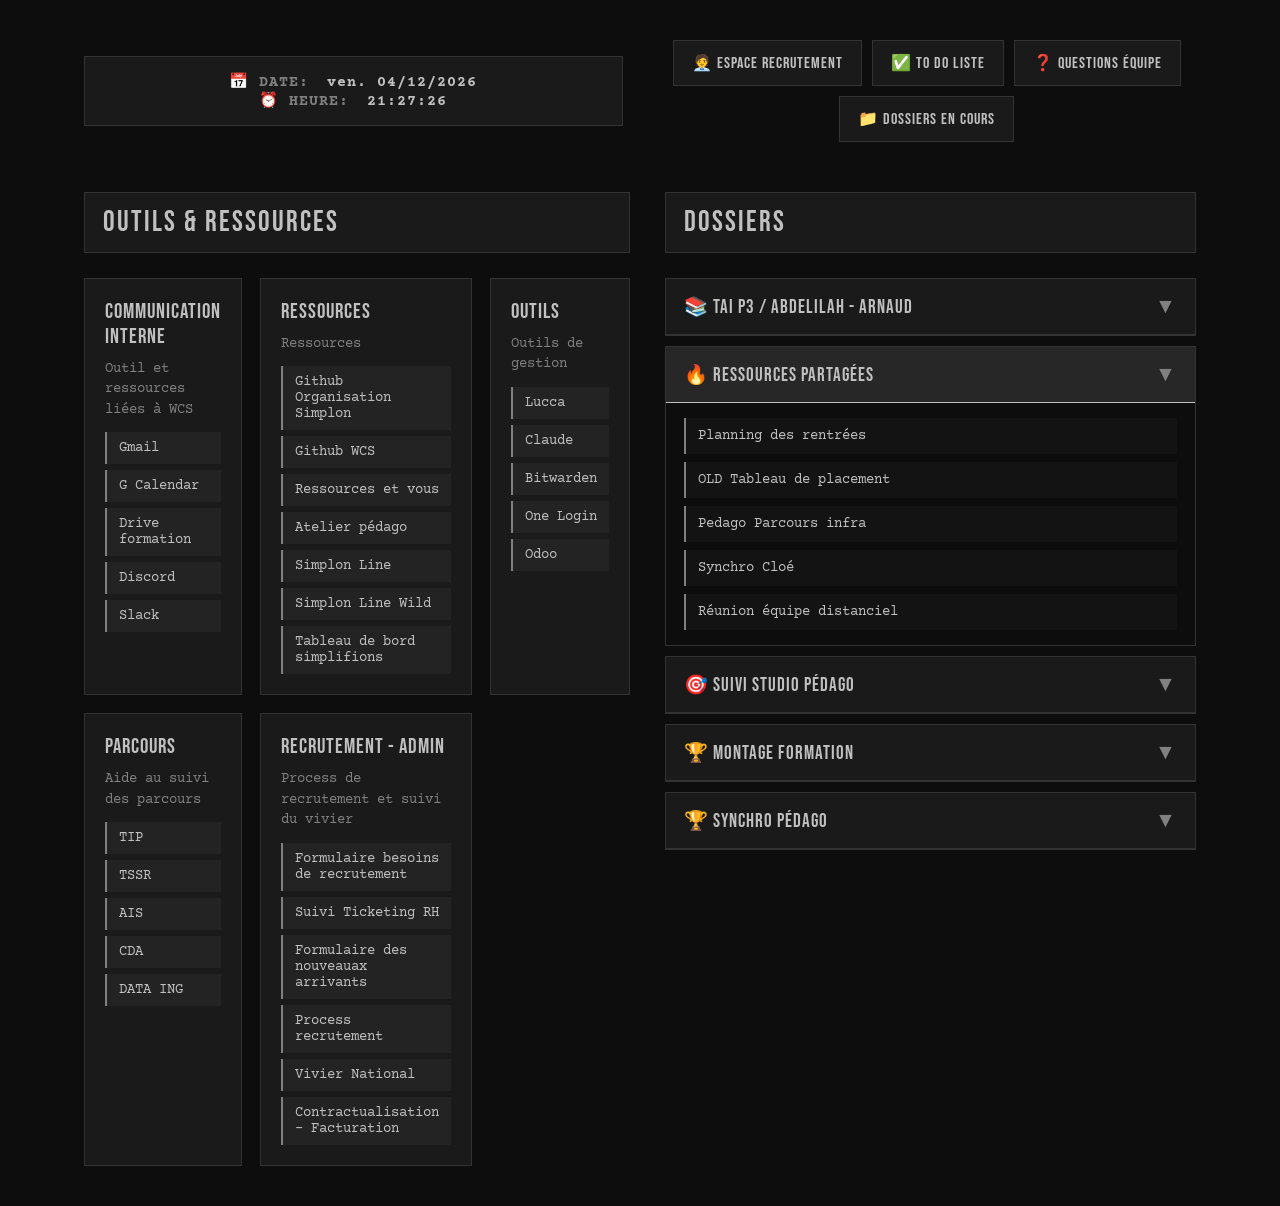
<file: index.html>
<!doctype html>
<html lang="fr">
  <head>
    <meta charset="UTF-8" />
    <meta name="viewport" content="width=device-width, initial-scale=1.0" />
    <title>Dashboard Simplon - WCS</title>
    <link
      rel="icon"
      type="image/png"
      sizes="32x32"
      href="./favicon-32x32.webp"
    />
    <link rel="preconnect" href="https://fonts.googleapis.com" />
    <link rel="preconnect" href="https://fonts.gstatic.com" crossorigin />
    <link
      href="https://fonts.googleapis.com/css2?family=Anton&family=Bebas+Neue&family=Courier+Prime:wght@400;700&display=swap"
      rel="stylesheet"
    />
    <link href="./style.css" rel="stylesheet" type="text/css" />
  </head>
  <body>
    <div class="container">
      <div class="header">
        <div class="header-top">
          <div class="datetime-box">
            <span class="datetime-item">
              <span class="datetime-label">📅 DATE:</span>
              <span class="datetime-value" id="date"></span>
            </span>
            <span class="datetime-item">
              <span class="datetime-label">⏰ HEURE:</span>
              <span class="datetime-value" id="time"></span>
            </span>
          </div>
          <div class="header-actions">
            <button class="action-btn" id="open-recrutement" type="button">
              🧑‍💼 Espace Recrutement
            </button>
            <button class="action-btn" id="open-todo" type="button">
              ✅ To Do Liste
            </button>
            <button class="action-btn" id="open-questions" type="button">
              ❓ Questions Équipe
            </button>
            <button class="action-btn" id="open-dossiers" type="button">
              📁 Dossiers en cours
            </button>
          </div>
        </div>
      </div>
      <div class="main-grid">
        <!-- ZONE 1: OUTILS ET RESSOURCES -->
        <div class="zone">
          <div class="zone-title">Outils & Ressources</div>
          <div class="tools-grid"></div>
        </div>

        <!-- ZONE 2: ACCORDÉON PROMOS -->
        <div class="zone accordion-container">
          <div class="zone-title">Dossiers</div>
          <div class="accordion"></div>
        </div>
      </div>
    </div>

    <!-- MODALE : ESPACE RECRUTEMENT -->
    <div class="modal-overlay" id="modal-recrutement">
      <div class="modal-box">
        <div class="modal-header">
          <span class="modal-title">🧑‍💼 Espace Recrutement</span>
          <button
            class="modal-close"
            data-close="modal-recrutement"
            type="button"
          >
            ✕
          </button>
        </div>
        <div class="modal-body">
          <form id="form-prestataire" class="form-grid">
            <div class="form-field">
              <label for="p-nom">Nom</label>
              <input type="text" id="p-nom" required />
            </div>
            <div class="form-field">
              <label for="p-prenom">Prénom</label>
              <input type="text" id="p-prenom" required />
            </div>
            <div class="form-field">
              <label for="p-email">Email</label>
              <input type="email" id="p-email" required />
            </div>
            <div class="form-field">
              <label for="p-tel">Téléphone</label>
              <input type="tel" id="p-tel" />
            </div>
            <div class="form-field form-field-full">
              <label for="p-cursus">Cursus</label>
              <input type="text" id="p-cursus" required />
            </div>
            <button type="submit" class="btn-submit">
              + Ajouter à la liste d'attente
            </button>
          </form>
          <div id="liste-prestataires"></div>
        </div>
      </div>
    </div>

    <!-- MODALE : TO DO LISTE -->
    <div class="modal-overlay" id="modal-todo">
      <div class="modal-box">
        <div class="modal-header">
          <span class="modal-title">✅ To Do Liste</span>
          <button class="modal-close" data-close="modal-todo" type="button">
            ✕
          </button>
        </div>
        <div class="modal-body">
          <form id="form-todo" class="form-grid">
            <div class="form-field form-field-full">
              <label for="t-nom">Nom de la tâche</label>
              <input type="text" id="t-nom" required />
            </div>
            <div class="form-field form-field-full">
              <label for="t-desc">Description courte</label>
              <input type="text" id="t-desc" />
            </div>
            <div class="form-field">
              <label for="t-priorite">Priorité</label>
              <select id="t-priorite">
                <option value="basse">Basse</option>
                <option value="moyenne" selected>Moyenne</option>
                <option value="haute">Haute</option>
              </select>
            </div>
            <div class="form-field">
              <label for="t-url">Lien URL</label>
              <input type="url" id="t-url" placeholder="https://..." />
            </div>
            <button type="submit" class="btn-submit">+ Ajouter la tâche</button>
          </form>
          <div id="liste-todos"></div>
        </div>
      </div>
    </div>

    <!-- MODALE : QUESTIONS À L'ÉQUIPE -->
    <div class="modal-overlay" id="modal-questions">
      <div class="modal-box">
        <div class="modal-header">
          <span class="modal-title">❓ Questions à l'équipe</span>
          <button
            class="modal-close"
            data-close="modal-questions"
            type="button"
          >
            ✕
          </button>
        </div>
        <div class="modal-body">
          <form id="form-question" class="form-grid">
            <div class="form-field">
              <label for="q-priorite">Priorité</label>
              <select id="q-priorite">
                <option value="basse">Basse</option>
                <option value="moyenne" selected>Moyenne</option>
                <option value="haute">Haute</option>
              </select>
            </div>
            <div class="form-field">
              <label for="q-lien">Lien</label>
              <input type="url" id="q-lien" placeholder="https://..." />
            </div>
            <div class="form-field form-field-full">
              <label for="q-question">Question</label>
              <input type="text" id="q-question" required />
            </div>
            <div class="form-field form-field-full">
              <label for="q-piste">Piste / éléments de réponse</label>
              <input type="text" id="q-piste" />
            </div>
            <button type="submit" class="btn-submit">
              + Poser la question
            </button>
          </form>
          <div id="liste-questions"></div>
        </div>
      </div>
    </div>

    <!-- MODALE : DOSSIERS EN COURS -->
    <div class="modal-overlay" id="modal-dossiers">
      <div class="modal-box">
        <div class="modal-header">
          <span class="modal-title">📁 Dossiers en cours</span>
          <button class="modal-close" data-close="modal-dossiers" type="button">
            ✕
          </button>
        </div>
        <div class="modal-body">
          <form id="form-dossier" class="form-grid">
            <div class="form-field">
              <label for="d-priorite">Priorité</label>
              <select id="d-priorite">
                <option value="basse">Basse</option>
                <option value="moyenne" selected>Moyenne</option>
                <option value="haute">Haute</option>
              </select>
            </div>
            <div class="form-field">
              <label for="d-date">Date</label>
              <input type="date" id="d-date" />
            </div>
            <div class="form-field form-field-full">
              <label for="d-intitule">Intitulé du dossier</label>
              <input type="text" id="d-intitule" required />
            </div>
            <div class="form-field">
              <label for="d-collaborateur">Collaborateur</label>
              <input type="text" id="d-collaborateur" />
            </div>
            <div class="form-field">
              <label for="d-url">URL</label>
              <input type="url" id="d-url" placeholder="https://..." />
            </div>
            <button type="submit" class="btn-submit">
              + Ajouter le dossier
            </button>
          </form>
          <div id="liste-dossiers"></div>
        </div>
      </div>
    </div>

    <script src="./script.js"></script>
  </body>
</html>
</file>
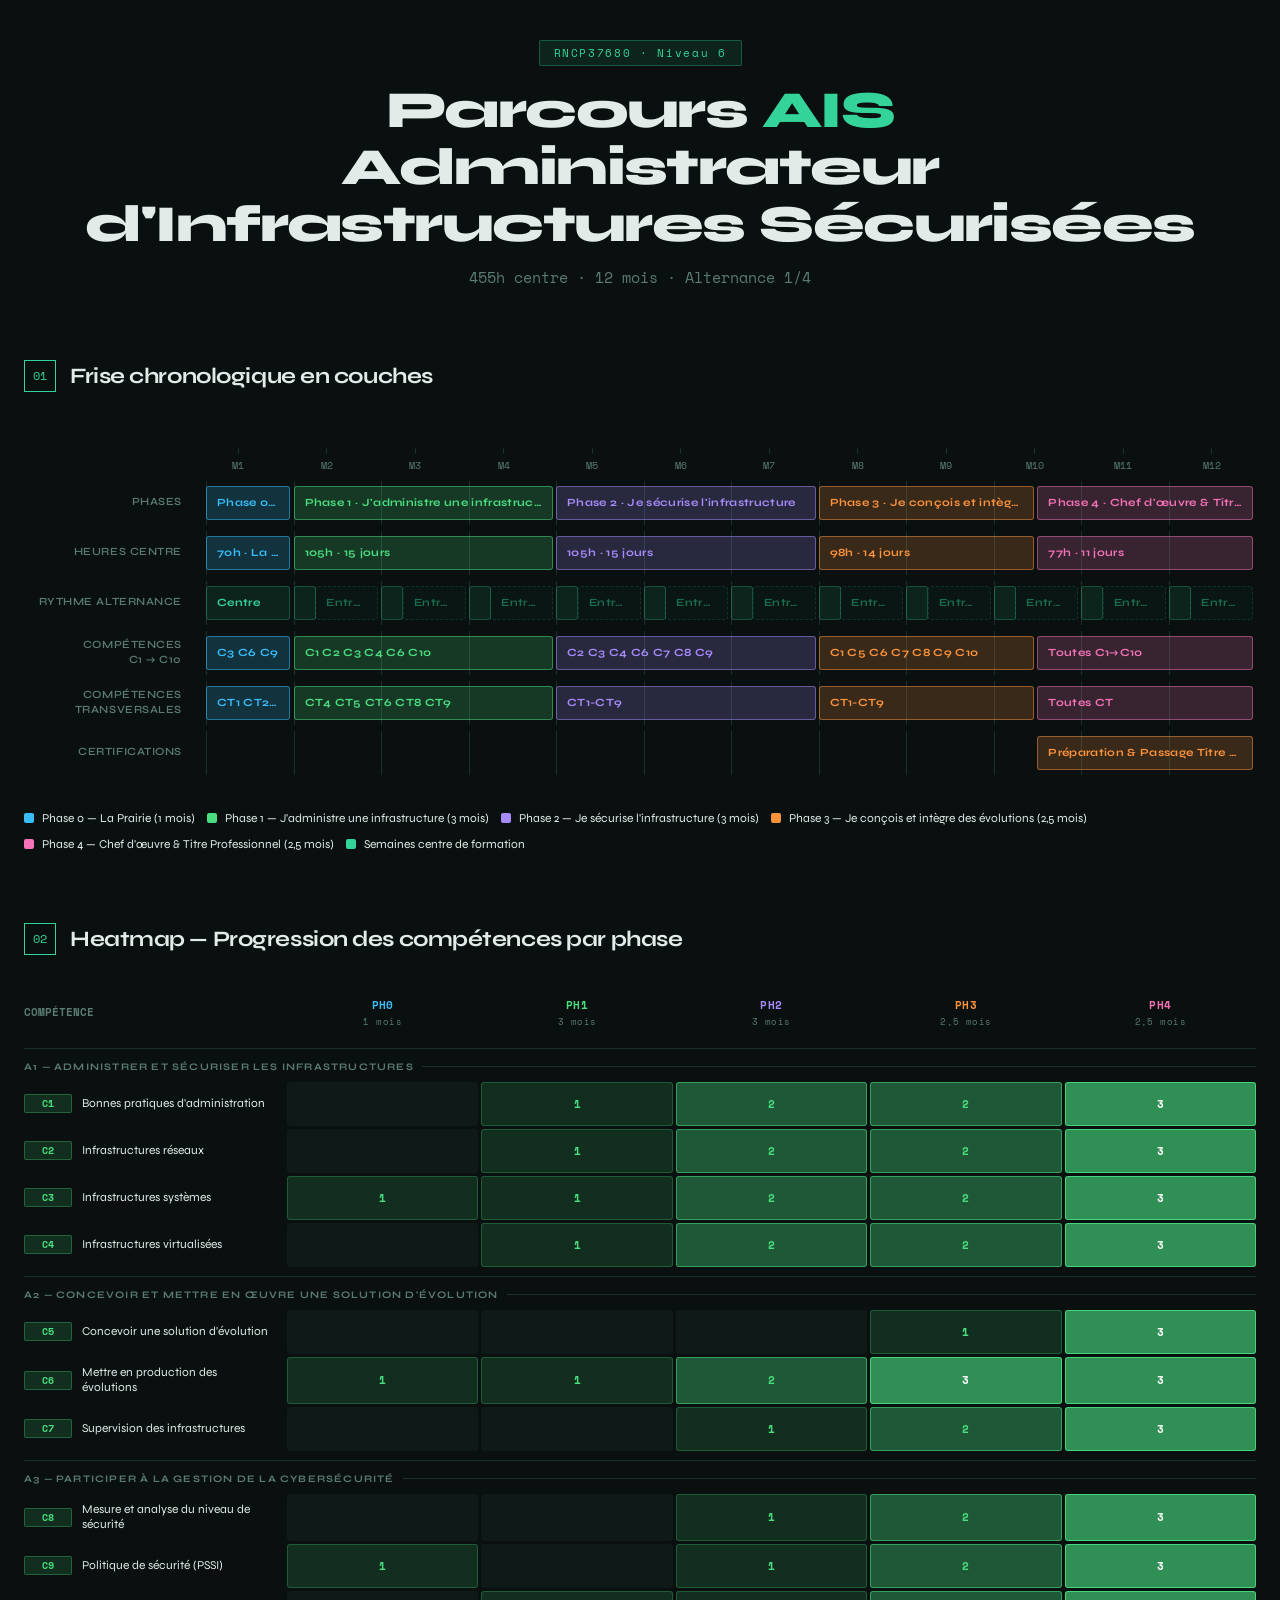
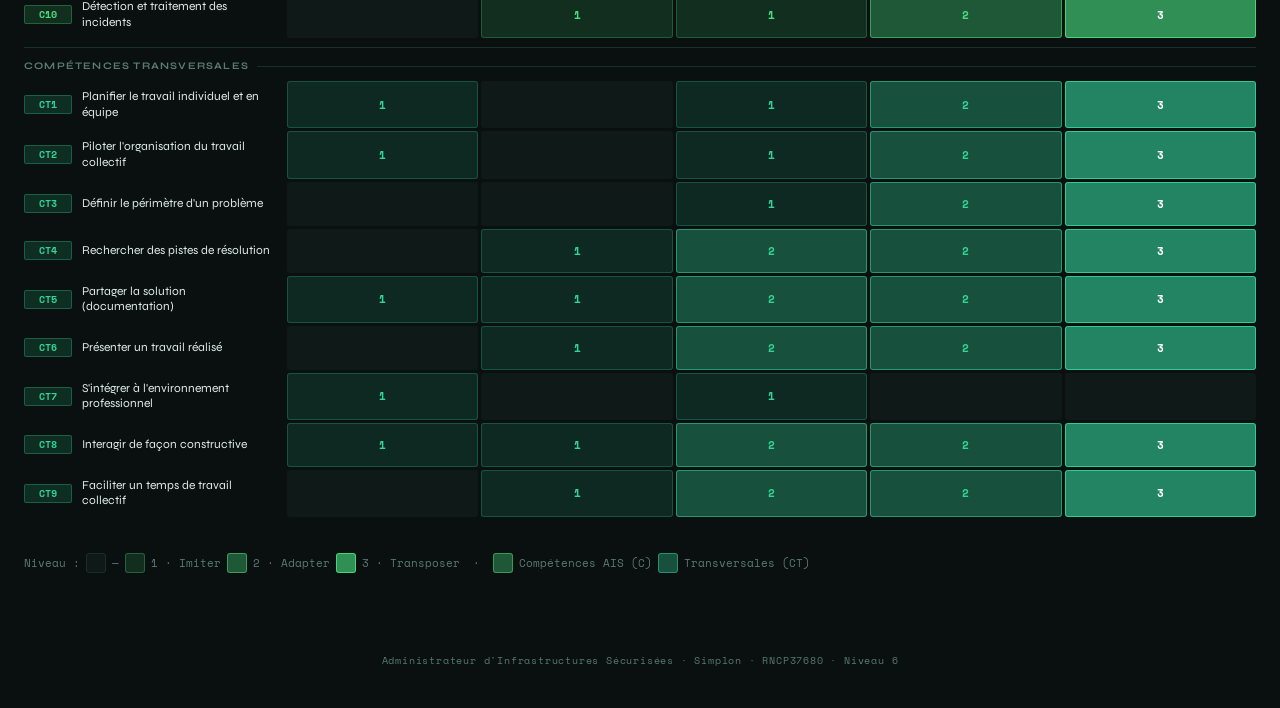
<file: AIS/index.html>
<!DOCTYPE html>
<html lang="fr">
<head>
<meta charset="UTF-8">
<meta name="viewport" content="width=device-width, initial-scale=1.0">
<title>Parcours AIS — Administrateur d'Infrastructures Sécurisées</title>
<link href="https://fonts.googleapis.com/css2?family=Space+Mono:wght@400;700&family=Syne:wght@400;600;700;800&display=swap" rel="stylesheet">
<style>
  :root {
    --bg: #09100f;
    --surface: #0f1a18;
    --border: #1a2e2a;
    --text: #e2ebe8;
    --muted: #5a7a72;
    --p0: #38bdf8;
    --p1: #4ade80;
    --p2: #a78bfa;
    --p3: #fb923c;
    --p4: #f472b6;
    --accent: #34d399;
  }

  * { box-sizing: border-box; margin: 0; padding: 0; }

  body {
    background: var(--bg);
    color: var(--text);
    font-family: 'Syne', sans-serif;
    min-height: 100vh;
    padding: 40px 24px;
  }

  /* ── HEADER ── */
  .header { text-align: center; margin-bottom: 64px; }
  .header-badge {
    display: inline-block;
    background: rgba(52,211,153,0.1);
    border: 1px solid rgba(52,211,153,0.3);
    color: var(--accent);
    font-family: 'Space Mono', monospace;
    font-size: 11px;
    letter-spacing: 0.15em;
    padding: 4px 14px;
    border-radius: 2px;
    margin-bottom: 16px;
  }
  h1 { font-size: clamp(28px,5vw,52px); font-weight: 800; letter-spacing: -0.03em; line-height: 1.1; margin-bottom: 12px; }
  h1 span { color: var(--accent); }
  .header-sub { color: var(--muted); font-size: 15px; font-family: 'Space Mono', monospace; }

  /* ── SECTION TITLES ── */
  .section-title { display: flex; align-items: center; gap: 14px; margin-bottom: 32px; margin-top: 72px; }
  .section-title h2 { font-size: 22px; font-weight: 700; letter-spacing: -0.02em; }
  .section-num {
    width: 32px; height: 32px;
    border: 1px solid var(--accent);
    color: var(--accent);
    font-family: 'Space Mono', monospace;
    font-size: 12px;
    display: flex; align-items: center; justify-content: center;
    flex-shrink: 0;
  }

  /* ── FRISE ── */
  .timeline-wrapper { overflow-x: auto; padding-bottom: 16px; }
  .timeline { min-width: 820px; position: relative; padding: 24px 0 0; }

  .months-axis { display: grid; grid-template-columns: 170px repeat(12, 1fr); margin-bottom: 8px; }
  .month-tick {
    text-align: center;
    font-family: 'Space Mono', monospace;
    font-size: 10px;
    color: var(--muted);
    position: relative;
  }
  .month-tick::before {
    content: ''; display: block; width: 1px; height: 6px;
    background: var(--border); margin: 0 auto 4px;
  }

  .layers { display: flex; flex-direction: column; gap: 6px; }
  .layer-row { display: grid; grid-template-columns: 170px 1fr; align-items: center; gap: 12px; min-height: 44px; }
  .layer-label {
    font-size: 11px; font-weight: 600; letter-spacing: 0.05em;
    text-transform: uppercase; color: var(--muted);
    text-align: right; padding-right: 12px; line-height: 1.3;
  }
  .layer-track { position: relative; height: 100%; min-height: 44px; display: flex; align-items: center; }

  .grid-bg { position: absolute; inset: 0; display: grid; grid-template-columns: repeat(12, 1fr); }
  .grid-cell { border-left: 1px solid var(--border); }

  .segment {
    position: absolute; height: 34px; border-radius: 3px;
    display: flex; align-items: center; padding: 0 10px;
    font-size: 11px; font-weight: 700; letter-spacing: 0.03em;
    overflow: hidden; cursor: default;
    transition: filter 0.2s, transform 0.2s; white-space: nowrap;
  }
  .segment:hover { filter: brightness(1.25); transform: translateY(-2px); z-index: 10; }
  .segment-label { overflow: hidden; text-overflow: ellipsis; }

  .ph0 { background: rgba(56,189,248,0.2); border: 1px solid rgba(56,189,248,0.5); color: var(--p0); }
  .ph1 { background: rgba(74,222,128,0.2); border: 1px solid rgba(74,222,128,0.5); color: var(--p1); }
  .ph2 { background: rgba(167,139,250,0.2); border: 1px solid rgba(167,139,250,0.5); color: var(--p2); }
  .ph3 { background: rgba(251,146,60,0.2); border: 1px solid rgba(251,146,60,0.5); color: var(--p3); }
  .ph4 { background: rgba(244,114,182,0.2); border: 1px solid rgba(244,114,182,0.5); color: var(--p4); }

  .alt-seg { background: rgba(52,211,153,0.1); border: 1px solid rgba(52,211,153,0.25); color: var(--accent); }
  .alt-seg-ent { background: rgba(52,211,153,0.03); border: 1px dashed rgba(52,211,153,0.15); color: rgba(52,211,153,0.45); }

  .phase-legend { display: flex; flex-wrap: wrap; gap: 12px; margin-top: 24px; }
  .legend-item { display: flex; align-items: center; gap: 8px; font-size: 12px; }
  .legend-dot { width: 10px; height: 10px; border-radius: 2px; flex-shrink: 0; }

  /* ── HEATMAP ── */
  .heatmap-container { overflow-x: auto; padding-bottom: 16px; }
  .heatmap { min-width: 700px; }
  .heatmap-grid { display: grid; grid-template-columns: 260px repeat(5, 1fr); gap: 3px; }

  .hm-col-label {
    text-align: center; font-family: 'Space Mono', monospace;
    font-size: 11px; font-weight: 700; padding: 10px 6px; letter-spacing: 0.04em;
  }
  .hm-cell-label { display: flex; align-items: center; gap: 10px; padding: 8px 12px 8px 0; font-size: 12px; line-height: 1.3; }
  .hm-code {
    font-family: 'Space Mono', monospace; font-size: 10px;
    padding: 2px 6px; border-radius: 2px; flex-shrink: 0;
    font-weight: 700; min-width: 48px; text-align: center;
  }
  .code-c  { background: rgba(74,222,128,0.15); color: var(--p1); border: 1px solid rgba(74,222,128,0.3); }
  .code-ct { background: rgba(52,211,153,0.15); color: var(--accent); border: 1px solid rgba(52,211,153,0.3); }

  .hm-cell {
    border-radius: 3px; display: flex; align-items: center; justify-content: center;
    min-height: 44px; font-family: 'Space Mono', monospace; font-size: 11px; font-weight: 700;
    cursor: default; transition: transform 0.15s, filter 0.15s; position: relative;
  }
  .hm-cell:hover { transform: scale(1.06); filter: brightness(1.3); z-index: 5; }

  .lv0 { background: var(--surface); color: var(--border); }
  .lv1.c  { background: rgba(74,222,128,0.15); color: var(--p1); border: 1px solid rgba(74,222,128,0.25); }
  .lv2.c  { background: rgba(74,222,128,0.35); color: var(--p1); border: 1px solid rgba(74,222,128,0.55); }
  .lv3.c  { background: rgba(74,222,128,0.62); color: #fff; border: 1px solid rgba(74,222,128,0.9); }
  .lv1.ct { background: rgba(52,211,153,0.13); color: var(--accent); border: 1px solid rgba(52,211,153,0.25); }
  .lv2.ct { background: rgba(52,211,153,0.33); color: var(--accent); border: 1px solid rgba(52,211,153,0.55); }
  .lv3.ct { background: rgba(52,211,153,0.60); color: #fff; border: 1px solid rgba(52,211,153,0.9); }

  .hm-section-header {
    grid-column: 1 / -1; padding: 12px 0 6px;
    font-size: 10px; font-weight: 700; letter-spacing: 0.12em;
    text-transform: uppercase; color: var(--muted);
    border-top: 1px solid var(--border); margin-top: 6px;
    display: flex; align-items: center; gap: 8px;
  }
  .hm-section-header::after { content: ''; flex: 1; height: 1px; background: var(--border); }

  .hm-legend {
    display: flex; align-items: center; gap: 6px; margin-top: 20px;
    font-size: 11px; font-family: 'Space Mono', monospace; color: var(--muted); flex-wrap: wrap;
  }
  .hm-legend-box { width: 20px; height: 20px; border-radius: 3px; flex-shrink: 0; }

  /* ── TOOLTIP ── */
  #global-tooltip {
    position: fixed;
    background: #0d1f1c;
    border: 1px solid rgba(52,211,153,0.2);
    padding: 12px 14px;
    font-size: 11px; border-radius: 6px;
    white-space: normal; pointer-events: none;
    z-index: 9999; font-family: 'Space Mono', monospace;
    color: var(--text); width: 290px;
    box-shadow: 0 8px 32px rgba(0,0,0,0.7);
    line-height: 1.5; opacity: 0; transition: opacity 0.12s;
  }
  #global-tooltip.visible { opacity: 1; }

  .tt-header { display: flex; align-items: center; gap: 8px; margin-bottom: 8px; padding-bottom: 8px; border-bottom: 1px solid var(--border); }
  .tt-phase-dot { width: 8px; height: 8px; border-radius: 50%; flex-shrink: 0; }
  .tt-title { font-size: 10px; font-weight: 700; letter-spacing: 0.08em; color: var(--accent); text-transform: uppercase; }
  .tt-level { margin-left: auto; font-size: 9px; padding: 2px 6px; border-radius: 2px; background: rgba(52,211,153,0.1); color: var(--accent); border: 1px solid rgba(52,211,153,0.2); white-space: nowrap; }
  .tt-section { margin-bottom: 7px; }
  .tt-section-label { font-size: 9px; letter-spacing: 0.1em; text-transform: uppercase; color: var(--muted); margin-bottom: 3px; }
  .tt-activities { list-style: none; padding: 0; }
  .tt-activities li { font-size: 10px; color: var(--text); padding: 2px 0 2px 10px; position: relative; line-height: 1.4; }
  .tt-activities li::before { content: '›'; position: absolute; left: 0; color: var(--muted); }
  .tt-tasks { font-size: 10px; color: rgba(226,235,232,0.65); line-height: 1.4; }
  .tt-tools { display: flex; flex-wrap: wrap; gap: 3px; margin-top: 2px; }
  .tt-tool { font-size: 9px; padding: 1px 5px; border-radius: 2px; background: rgba(52,211,153,0.1); border: 1px solid rgba(52,211,153,0.2); color: var(--accent); }
  .tt-empty { font-size: 10px; color: var(--muted); font-style: italic; }

  .footer { margin-top: 80px; text-align: center; font-family: 'Space Mono', monospace; font-size: 10px; color: var(--muted); letter-spacing: 0.08em; }
</style>
</head>
<body>

<div id="global-tooltip"></div>

<!-- HEADER -->
<div class="header">
  <div class="header-badge">RNCP37680 · Niveau 6</div>
  <h1>Parcours <span>AIS</span><br>Administrateur d'Infrastructures Sécurisées</h1>
  <p class="header-sub">455h centre · 12 mois · Alternance 1/4</p>
</div>

<!-- ── FRISE ── -->
<div class="section-title">
  <div class="section-num">01</div>
  <h2>Frise chronologique en couches</h2>
</div>

<div class="timeline-wrapper">
<div class="timeline">
  <div class="months-axis">
    <div class="label-spacer"></div>
    <div class="month-tick">M1</div><div class="month-tick">M2</div><div class="month-tick">M3</div>
    <div class="month-tick">M4</div><div class="month-tick">M5</div><div class="month-tick">M6</div>
    <div class="month-tick">M7</div><div class="month-tick">M8</div><div class="month-tick">M9</div>
    <div class="month-tick">M10</div><div class="month-tick">M11</div><div class="month-tick">M12</div>
  </div>
  <div class="layers" id="frise"></div>
</div>
</div>

<div class="phase-legend" style="margin-top:20px;">
  <div class="legend-item"><div class="legend-dot" style="background:var(--p0)"></div>Phase 0 — La Prairie (1 mois)</div>
  <div class="legend-item"><div class="legend-dot" style="background:var(--p1)"></div>Phase 1 — J'administre une infrastructure (3 mois)</div>
  <div class="legend-item"><div class="legend-dot" style="background:var(--p2)"></div>Phase 2 — Je sécurise l'infrastructure (3 mois)</div>
  <div class="legend-item"><div class="legend-dot" style="background:var(--p3)"></div>Phase 3 — Je conçois et intègre des évolutions (2,5 mois)</div>
  <div class="legend-item"><div class="legend-dot" style="background:var(--p4)"></div>Phase 4 — Chef d'œuvre & Titre Professionnel (2,5 mois)</div>
  <div class="legend-item"><div class="legend-dot" style="background:var(--accent)"></div>Semaines centre de formation</div>
</div>

<!-- ── HEATMAP ── -->
<div class="section-title">
  <div class="section-num">02</div>
  <h2>Heatmap — Progression des compétences par phase</h2>
</div>

<div class="heatmap-container">
<div class="heatmap">
  <div class="heatmap-grid" id="heatmap">
    <div class="hm-cell-label" style="font-size:11px;color:var(--muted);font-family:'Space Mono',monospace;font-weight:700;">COMPÉTENCE</div>
    <div class="hm-col-label" style="color:var(--p0)">PH0<br><span style="font-weight:400;font-size:9px;color:var(--muted)">1 mois</span></div>
    <div class="hm-col-label" style="color:var(--p1)">PH1<br><span style="font-weight:400;font-size:9px;color:var(--muted)">3 mois</span></div>
    <div class="hm-col-label" style="color:var(--p2)">PH2<br><span style="font-weight:400;font-size:9px;color:var(--muted)">3 mois</span></div>
    <div class="hm-col-label" style="color:var(--p3)">PH3<br><span style="font-weight:400;font-size:9px;color:var(--muted)">2,5 mois</span></div>
    <div class="hm-col-label" style="color:var(--p4)">PH4<br><span style="font-weight:400;font-size:9px;color:var(--muted)">2,5 mois</span></div>
  </div>
</div>
</div>

<div class="hm-legend" style="margin-top:20px;">
  <span>Niveau :</span>
  <div class="hm-legend-box lv0" style="border:1px solid var(--border)"></div><span>—</span>
  <div class="hm-legend-box" style="background:rgba(74,222,128,0.15);border:1px solid rgba(74,222,128,0.3)"></div><span>1 · Imiter</span>
  <div class="hm-legend-box" style="background:rgba(74,222,128,0.35);border:1px solid rgba(74,222,128,0.55)"></div><span>2 · Adapter</span>
  <div class="hm-legend-box" style="background:rgba(74,222,128,0.62);border:1px solid rgba(74,222,128,0.9)"></div><span>3 · Transposer</span>
  &nbsp;·&nbsp;
  <div class="hm-legend-box" style="background:rgba(74,222,128,0.35);border:1px solid rgba(74,222,128,0.5)"></div><span>Compétences AIS (C)</span>
  <div class="hm-legend-box" style="background:rgba(52,211,153,0.33);border:1px solid rgba(52,211,153,0.5)"></div><span>Transversales (CT)</span>
</div>

<div class="footer">
  Administrateur d'Infrastructures Sécurisées · Simplon · RNCP37680 · Niveau 6
</div>

<script>
// ════════════════════════════════════════
// FRISE DATA  (5 phases, 12 mois)
// PH0: M1 (1 mois) · PH1: M2-M4 (3 mois) · PH2: M5-M7 (3 mois)
// PH3: M8-M10 (2.5 mois) · PH4: M10.5-M12 (2.5 mois)
// ════════════════════════════════════════
const totalMonths = 12;

const layers = [
  {
    label: "PHASES",
    segments: [
      { start:0,    dur:1,    label:"Phase 0 · La Prairie", ph:"ph0" },
      { start:1,    dur:3,    label:"Phase 1 · J'administre une infrastructure", ph:"ph1" },
      { start:4,    dur:3,    label:"Phase 2 · Je sécurise l'infrastructure", ph:"ph2" },
      { start:7,    dur:2.5,  label:"Phase 3 · Je conçois et intègre des évolutions", ph:"ph3" },
      { start:9.5,  dur:2.5,  label:"Phase 4 · Chef d'œuvre & Titre Pro", ph:"ph4" },
    ]
  },
  {
    label: "HEURES CENTRE",
    segments: [
      { start:0,   dur:1,   label:"70h · La Prairie", ph:"ph0" },
      { start:1,   dur:3,   label:"105h · 15 jours", ph:"ph1" },
      { start:4,   dur:3,   label:"105h · 15 jours", ph:"ph2" },
      { start:7,   dur:2.5, label:"98h · 14 jours", ph:"ph3" },
      { start:9.5, dur:2.5, label:"77h · 11 jours", ph:"ph4" },
    ]
  },
  {
    label: "RYTHME ALTERNANCE",
    segments: buildAlternanceSegments()
  },
  {
    label: "COMPÉTENCES\nC1 → C10",
    segments: [
      { start:0,   dur:1,   label:"C3 C6 C9", ph:"ph0" },
      { start:1,   dur:3,   label:"C1 C2 C3 C4 C6 C10", ph:"ph1" },
      { start:4,   dur:3,   label:"C2 C3 C4 C6 C7 C8 C9", ph:"ph2" },
      { start:7,   dur:2.5, label:"C1 C5 C6 C7 C8 C9 C10", ph:"ph3" },
      { start:9.5, dur:2.5, label:"Toutes C1→C10", ph:"ph4" },
    ]
  },
  {
    label: "COMPÉTENCES\nTRANSVERSALES",
    segments: [
      { start:0,   dur:1,   label:"CT1 CT2 CT5 CT7 CT8", ph:"ph0" },
      { start:1,   dur:3,   label:"CT4 CT5 CT6 CT8 CT9", ph:"ph1" },
      { start:4,   dur:3,   label:"CT1-CT9", ph:"ph2" },
      { start:7,   dur:2.5, label:"CT1-CT9", ph:"ph3" },
      { start:9.5, dur:2.5, label:"Toutes CT", ph:"ph4" },
    ]
  },
  {
    label: "CERTIFICATIONS",
    segments: [
      { start:9.5, dur:2.5, label:"Préparation & Passage Titre Pro RNCP37680", ph:"ph3" },
    ]
  }
];

function buildAlternanceSegments() {
  const segs = [];
  // Phase 0 : full centre (1 mois)
  segs.push({ start:0, dur:1, label:"Centre", ph:"alt-seg" });
  // Phases 1-4 : 1 sem centre / 3 sem entreprise
  for (let m = 1; m < 12; m++) {
    segs.push({ start:m,       dur:0.25, label:"Ctr", ph:"alt-seg" });
    segs.push({ start:m+0.25,  dur:0.75, label:"Entreprise", ph:"alt-seg-ent" });
  }
  return segs;
}

// Render frise
const friseEl = document.getElementById('frise');

layers.forEach(layer => {
  const row = document.createElement('div');
  row.className = 'layer-row';
  const labelEl = document.createElement('div');
  labelEl.className = 'layer-label';
  labelEl.style.whiteSpace = 'pre-line';
  labelEl.textContent = layer.label;
  row.appendChild(labelEl);

  const track = document.createElement('div');
  track.className = 'layer-track';
  const gridBg = document.createElement('div');
  gridBg.className = 'grid-bg';
  for (let i = 0; i < totalMonths; i++) {
    const cell = document.createElement('div');
    cell.className = 'grid-cell';
    gridBg.appendChild(cell);
  }
  track.appendChild(gridBg);

  layer.segments.forEach(seg => {
    const el = document.createElement('div');
    el.className = `segment ${seg.ph}`;
    el.style.left  = `${(seg.start / totalMonths) * 100}%`;
    el.style.width = `calc(${(seg.dur / totalMonths) * 100}% - 3px)`;
    el.innerHTML   = `<span class="segment-label">${seg.label}</span>`;
    track.appendChild(el);
  });

  row.appendChild(track);
  friseEl.appendChild(row);
});

// ════════════════════════════════════════
// HEATMAP DATA
// Niveaux par phase : [PH0, PH1, PH2, PH3, PH4]
// 0=non mobilisé · 1=Imiter · 2=Adapter · 3=Transposer
// ════════════════════════════════════════

const phNames  = ["Phase 0 · La Prairie", "Phase 1 · Administrer", "Phase 2 · Sécuriser", "Phase 3 · Concevoir", "Phase 4 · Chef d'œuvre"];
const phColors = ["#38bdf8","#4ade80","#a78bfa","#fb923c","#f472b6"];
const levelLabels = ["—","Niveau 1 · Imiter","Niveau 2 · Adapter","Niveau 3 · Transposer"];

const heatmapData = {
  sections: [
    {
      title: "A1 — Administrer et sécuriser les infrastructures",
      type: "c",
      rows: [
        {
          code:"C1", label:"Bonnes pratiques d'administration", levels:[0,1,2,2,3],
          activities:[
            null,
            { acts:["Prise en main du poste","Suivi procédures ITSM","Gestion tickets GLPI"], tasks:"Application des procédures de gestion d'incidents, documentation des actions dans l'outil ITSM.", tools:["GLPI","Windows","UNIX/Linux"] },
            { acts:["Mise en conformité réseau","Application PSSI","Documentation exploitation"], tasks:"Application des recommandations ANSSI, mise en conformité des configurations selon la politique de sécurité.", tools:["ANSSI","Checklist sécurité","CMDB"] },
            { acts:["Revue pratiques","Veille technique","Amélioration procédures"], tasks:"Mise à jour des procédures, intégration des nouvelles bonnes pratiques, éco-conception.", tools:["ISO 20000","ITIL","Confluence"] },
            { acts:["Valorisation dans chef d'œuvre","Rédaction rapport"], tasks:"Démonstration de la maîtrise des bonnes pratiques dans le projet final, dossier professionnel.", tools:["Confluence","Word","PowerPoint"] },
          ]
        },
        {
          code:"C2", label:"Infrastructures réseaux", levels:[0,1,2,2,3],
          activities:[
            null,
            { acts:["Configuration VLAN","Routage statique/dynamique","Agrégat de liens"], tasks:"Mise en oeuvre et administration des composants réseau, configuration des équipements actifs.", tools:["Cisco IOS","Packet Tracer","Wireshark"] },
            { acts:["Segmentation réseau","Filtrage","Cloisonnement VLAN"], tasks:"Segmentation selon recommandations ANSSI, mise en place du zoning réseau, filtrage des flux.", tools:["Pare-feu","ANSSI","Wireshark"] },
            { acts:["Conception architecture réseau","Validation solution"], tasks:"Conception d'une architecture réseau répondant à un besoin, test et validation en maquette.", tools:["GNS3","draw.io","Cisco"] },
            { acts:["Infrastructure réseau chef d'œuvre"], tasks:"Mise en oeuvre de l'architecture réseau du projet final, documentation complète.", tools:["Cisco","draw.io","Wireshark"] },
          ]
        },
        {
          code:"C3", label:"Infrastructures systèmes", levels:[1,1,2,2,3],
          activities:[
            { acts:["Prise en main Windows/Linux","Active Directory","Gestion utilisateurs"], tasks:"Familiarisation avec les OS, gestion des comptes utilisateurs AD, support technique basique.", tools:["Windows Server","Linux","Active Directory"] },
            { acts:["Administration OS","Gestion services","Sauvegardes"], tasks:"Administration et sécurisation des services systèmes, gestion des mises à jour, vérification des sauvegardes.", tools:["Windows Server","Linux","Ansible"] },
            { acts:["Durcissement systèmes","Journalisation","Mise en conformité"], tasks:"Mise en conformité des systèmes selon les recommandations, activation de la journalisation.", tools:["CIS Benchmarks","ANSSI","Syslog"] },
            { acts:["Évolution système","Mise en production","Tests validation"], tasks:"Mise en production des évolutions système, test et validation des changements.", tools:["Ansible","PowerShell","Bash"] },
            { acts:["Systèmes chef d'œuvre"], tasks:"Administration et sécurisation des infrastructures systèmes du projet final.", tools:["Linux","Windows","Ansible"] },
          ]
        },
        {
          code:"C4", label:"Infrastructures virtualisées", levels:[0,1,2,2,3],
          activities:[
            null,
            { acts:["Déploiement VMs","Administration hyperviseur","Snapshots"], tasks:"Mise en place et administration des composants de virtualisation, gestion des machines virtuelles.", tools:["VMware","Hyper-V","Proxmox"] },
            { acts:["Cloisonnement VMs","Sécurisation hyperviseur","Zoning SAN"], tasks:"Cloisonnement des données et traitements, sécurisation des accès aux VMs, zoning SAN.", tools:["VMware","Hyper-V","SAN"] },
            { acts:["Architecture virtualisée","Conteneurisation","Test environnements"], tasks:"Conception et mise en oeuvre d'une architecture virtualisée, test en environnement simulé.", tools:["Docker","Kubernetes","VMware"] },
            { acts:["Virtualisation chef d'œuvre"], tasks:"Infrastructure virtualisée du projet final, documentation technique complète.", tools:["VMware","Docker","draw.io"] },
          ]
        },
      ]
    },
    {
      title: "A2 — Concevoir et mettre en œuvre une solution d'évolution",
      type: "c",
      rows: [
        {
          code:"C5", label:"Concevoir une solution d'évolution", levels:[0,0,0,1,3],
          activities:[
            null,
            null,
            null,
            { acts:["Analyse du besoin","Étude de solutions","Rédaction proposition"], tasks:"Analyse de la demande, étude comparative de solutions, rédaction d'une proposition argumentée.", tools:["draw.io","Word","Excel"] },
            { acts:["Conception chef d'œuvre","Cahier des charges"], tasks:"Conception complète de la solution pour le projet final, présentation devant jury.", tools:["draw.io","Word","PowerPoint"] },
          ]
        },
        {
          code:"C6", label:"Mettre en production des évolutions", levels:[1,1,2,3,3],
          activities:[
            { acts:["Migration SaaS","Mise en production simple","Documentation"], tasks:"Mise en place d'une solution SaaS, formation des utilisateurs, mise à jour de la documentation.", tools:["M365","G Suite","GLPI"] },
            { acts:["Mise en production WIFI","Mise à jour firmware","Déploiement composant"], tasks:"Mise en production d'évolutions infrastructure selon procédure, test du bon fonctionnement.", tools:["GLPI","Windows","Cisco"] },
            { acts:["Déploiement sécurisé","Mise en conformité"], tasks:"Mise en production avec prise en compte de la sécurité, minimisation de l'impact sur la production.", tools:["Ansible","CMDB","Change management"] },
            { acts:["Mise en production projet","Planification tâches","Pilotage"], tasks:"Mise en production planifiée d'une évolution complexe, pilotage des intervenants.", tools:["Jira","Ansible","Git"] },
            { acts:["Mise en production chef d'œuvre"], tasks:"Déploiement complet du projet final, documentation de l'ensemble du processus.", tools:["Ansible","Git","Confluence"] },
          ]
        },
        {
          code:"C7", label:"Supervision des infrastructures", levels:[0,0,1,2,3],
          activities:[
            null,
            null,
            { acts:["Mise en oeuvre monitoring","Définition seuils","Tableaux de bord"], tasks:"Mise en oeuvre des sondes et moniteurs, définition des indicateurs et seuils d'alerte.", tools:["Zabbix","Nagios","Grafana"] },
            { acts:["Optimisation supervision","Mise à jour sondes"], tasks:"Optimisation du monitoring, mise à jour suite évolution, définition de nouveaux points de contrôle.", tools:["Zabbix","Grafana","Prometheus"] },
            { acts:["Supervision chef d'œuvre"], tasks:"Mise en oeuvre de la supervision dans le projet final, tableaux de bord et alerting.", tools:["Zabbix","Grafana","ELK"] },
          ]
        },
      ]
    },
    {
      title: "A3 — Participer à la gestion de la cybersécurité",
      type: "c",
      rows: [
        {
          code:"C8", label:"Mesure et analyse du niveau de sécurité", levels:[0,0,1,2,3],
          activities:[
            null,
            null,
            { acts:["Analyse de risques","Identification menaces","Audit configuration"], tasks:"Participation à l'analyse des risques, audit de la configuration des services et composants.", tools:["ANSSI","OpenVAS","CIS Benchmarks"] },
            { acts:["Analyse failles","Évaluation impact","Points de contrôle"], tasks:"Analyse de l'impact d'une faille découverte, définition des points de contrôle de sécurité.", tools:["OpenVAS","Nessus","ANSSI"] },
            { acts:["Analyse sécurité chef d'œuvre"], tasks:"Évaluation du niveau de sécurité dans le projet final, rapport d'analyse.", tools:["OpenVAS","ANSSI","Word"] },
          ]
        },
        {
          code:"C9", label:"Politique de sécurité (PSSI)", levels:[1,0,1,2,3],
          activities:[
            { acts:["Sensibilisation sécurité","Règles de base"], tasks:"Initiation aux bonnes pratiques de sécurité, respect du règlement intérieur et des premières règles.", tools:["Simplonline","Discord"] },
            null,
            { acts:["Application PSSI","Formation utilisateurs","Procédures sécurité"], tasks:"Contribution à la mise en oeuvre de la PSSI, accompagnement des utilisateurs, rédaction de procédures.", tools:["Word","PowerPoint","ANSSI"] },
            { acts:["Conception PSSI","Security by design","RGPD"], tasks:"Participation à l'élaboration de la politique de sécurité, prise en compte du RGPD dès la conception.", tools:["Word","ANSSI","CNIL"] },
            { acts:["PSSI chef d'œuvre"], tasks:"Intégration de la politique de sécurité dans le projet final, documentation et présentation.", tools:["Word","ANSSI","PowerPoint"] },
          ]
        },
        {
          code:"C10", label:"Détection et traitement des incidents", levels:[0,1,1,2,3],
          activities:[
            null,
            { acts:["Diagnostic incident","Résolution incident","Retour d'expérience"], tasks:"Identification et résolution d'un incident en suivant la procédure, conservation des traces, rédaction du REX.", tools:["GLPI","Wireshark","Bash"] },
            { acts:["Analyse journaux","Centralisation logs","Détection anomalies"], tasks:"Analyse des journaux d'événements, centralisation et supervision des logs, détection d'anomalies.", tools:["ELK","Syslog","SIEM"] },
            { acts:["Réponse à incident","Analyse forensique basique"], tasks:"Réponse structurée à un incident de sécurité, analyse et qualification de l'incident.", tools:["SIEM","ELK","GLPI"] },
            { acts:["Gestion incidents chef d'œuvre"], tasks:"Mise en oeuvre d'un processus de détection et traitement des incidents dans le projet final.", tools:["SIEM","ELK","Confluence"] },
          ]
        },
      ]
    },
    {
      title: "Compétences Transversales",
      type: "ct",
      rows: [
        {
          code:"CT1", label:"Planifier le travail individuel et en équipe", levels:[1,0,1,2,3],
          activities:[
            { acts:["Organisation Prairie","Gestion du temps","Outils numériques"], tasks:"Planification du travail sur la prairie, utilisation des outils numériques de gestion.", tools:["Discord","Simplonline","Trello"] },
            null,
            { acts:["Planification interventions","Gestion tâches MCO"], tasks:"Planification des interventions d'administration et de maintenance, gestion des priorités.", tools:["Jira","Trello","Outlook"] },
            { acts:["Planification projet","Ordonnancement tâches","Outils gestion projet"], tasks:"Définition et planification des tâches du projet, utilisation d'un outil de gestion de projet.", tools:["Jira","MS Project","Gantt"] },
            { acts:["Planification chef d'œuvre"], tasks:"Planification complète du projet final, suivi de l'avancement.", tools:["Jira","MS Project","Confluence"] },
          ]
        },
        {
          code:"CT2", label:"Piloter l'organisation du travail collectif", levels:[1,0,1,2,3],
          activities:[
            { acts:["Dynamique de promotion","Travail en équipe"], tasks:"Participation à l'émergence de la dynamique collective, engagement dans les projets de groupe.", tools:["Discord","Teams"] },
            null,
            { acts:["Coordination équipe","Gestion imprévus"], tasks:"Coordination des interventions en équipe, gestion des imprévus lors des maintenances.", tools:["Teams","Jira","Outlook"] },
            { acts:["Pilotage projet","Communication équipe"], tasks:"Pilotage des tâches collectives du projet, communication et coordination avec les intervenants.", tools:["Jira","Teams","Confluence"] },
            { acts:["Pilotage chef d'œuvre"], tasks:"Pilotage de l'ensemble du projet final, coordination avec les parties prenantes.", tools:["Jira","Teams","Confluence"] },
          ]
        },
        {
          code:"CT3", label:"Définir le périmètre d'un problème", levels:[0,0,1,2,3],
          activities:[
            null,
            null,
            { acts:["Qualification incident","Identification de la portée"], tasks:"Identification et qualification du périmètre d'un incident ou d'un problème de sécurité.", tools:["GLPI","Wireshark","Checklist"] },
            { acts:["Analyse d'impact","Définition périmètre solution"], tasks:"Définition précise du périmètre d'un problème ou d'un besoin d'évolution, démarche inductive.", tools:["Word","draw.io","Excel"] },
            { acts:["Définition périmètre chef d'œuvre"], tasks:"Analyse et définition du périmètre du projet final, cahier des charges.", tools:["Word","draw.io","PowerPoint"] },
          ]
        },
        {
          code:"CT4", label:"Rechercher des pistes de résolution", levels:[0,1,2,2,3],
          activities:[
            null,
            { acts:["Démarche de diagnostic","Recherche solution incident"], tasks:"Application d'une démarche structurée de diagnostic, recherche méthodique de solutions.", tools:["GLPI","Google","Documentation constructeur"] },
            { acts:["Recherche solutions sécurité","Veille ANSSI"], tasks:"Recherche de solutions de sécurisation, exploitation des recommandations ANSSI.", tools:["ANSSI","CVE","Documentation"] },
            { acts:["Benchmark solutions","Évaluation techniques"], tasks:"Recherche et évaluation comparative de solutions techniques, test en environnement de maquette.", tools:["Excel","Documentation","Banc de test"] },
            { acts:["Recherche solutions chef d'œuvre"], tasks:"Recherche et sélection des solutions techniques du projet final.", tools:["Documentation","ANSSI","Excel"] },
          ]
        },
        {
          code:"CT5", label:"Partager la solution (documentation)", levels:[1,1,2,2,3],
          activities:[
            { acts:["Documentation SaaS","Mise à jour wiki"], tasks:"Rédaction de la documentation de la solution mise en place, mise à jour du wiki de la promotion.", tools:["Confluence","Word","Markdown"] },
            { acts:["Documentation incident","Mise à jour CMDB","REX"], tasks:"Documentation des incidents résolus, mise à jour de la CMDB et des procédures, rédaction de REX.", tools:["GLPI","CMDB","Confluence"] },
            { acts:["Documentation sécurité","Procédures PSSI"], tasks:"Rédaction et mise à jour des procédures de sécurité, documentation des configurations.", tools:["Confluence","Word","SharePoint"] },
            { acts:["Documentation projet","Procédures exploitation"], tasks:"Création ou mise à jour des informations et procédures d'exploitation, transfert de compétences.", tools:["Confluence","Word","Markdown"] },
            { acts:["Dossier professionnel","Rapport chef d'œuvre"], tasks:"Rédaction du dossier professionnel, rapport complet du projet chef d'œuvre.", tools:["Word","Confluence","Markdown"] },
          ]
        },
        {
          code:"CT6", label:"Présenter un travail réalisé", levels:[0,1,2,2,3],
          activities:[
            null,
            { acts:["Restitution Prairie","Présentation projet Phase 1"], tasks:"Présentation du projet réalisé, démonstration, réponse aux questions.", tools:["PowerPoint","Teams"] },
            { acts:["Présentation résultats sécurité","Soutenance intermédiaire"], tasks:"Présentation de l'audit de sécurité, démonstration des solutions mises en place.", tools:["PowerPoint","draw.io","Teams"] },
            { acts:["Présentation proposition technique","Démonstration prototype"], tasks:"Présentation de la proposition technique argumentée, démonstration du prototype.", tools:["PowerPoint","draw.io","Teams"] },
            { acts:["Soutenance titre professionnel"], tasks:"Présentation du chef d'œuvre devant le jury, démonstration, réponse aux questions du jury.", tools:["PowerPoint","draw.io","Teams"] },
          ]
        },
        {
          code:"CT7", label:"S'intégrer à l'environnement professionnel", levels:[1,0,1,0,0],
          activities:[
            { acts:["Découverte métier AIS","Veille professionnelle","Règlement intérieur"], tasks:"Intégration à la promotion, découverte du métier, mise en place d'une routine de veille.", tools:["Simplonline","Discord","LinkedIn"] },
            null,
            { acts:["Culture sécurité","Codes pros numériques","Intégration entreprise"], tasks:"Adoption des pratiques professionnelles en entreprise, culture de la sécurité informatique.", tools:["Slack","Teams","GLPI"] },
            null,
            null,
          ]
        },
        {
          code:"CT8", label:"Interagir de façon constructive", levels:[1,1,2,2,3],
          activities:[
            { acts:["Communication en promotion","Pair learning","Feedback bienveillant"], tasks:"Communication bienveillante, apprentissage par les pairs, échanges constructifs.", tools:["Discord","Teams"] },
            { acts:["Communication client simulé","Code review","Feedback formateur"], tasks:"Communication avec les utilisateurs, retours constructifs lors des projets.", tools:["Teams","GLPI","Outlook"] },
            { acts:["Échanges sur procédures","Communication inter-équipes"], tasks:"Communication inter-équipes, échanges techniques constructifs, résolution de conflits.", tools:["Teams","Slack","Outlook"] },
            { acts:["Communication Dev/Ops","Rituels projet"], tasks:"Facilitation de la communication lors des projets d'évolution, rituels d'équipe.", tools:["Teams","Jira","Confluence"] },
            { acts:["Communication en soutenance","Réponse jury"], tasks:"Communication professionnelle devant le jury, échanges constructifs.", tools:["PowerPoint","Teams"] },
          ]
        },
        {
          code:"CT9", label:"Faciliter un temps de travail collectif", levels:[0,1,2,2,3],
          activities:[
            null,
            { acts:["Animation réunions","Facilitation revue de sprint","Stand-up"], tasks:"Facilitation des rituels d'équipe, organisation des réunions d'avancement.", tools:["Miro","Teams","Jira"] },
            { acts:["Facilitation retrospective","Partage bonnes pratiques sécurité"], tasks:"Animation des retrospectives, organisation des échanges sur les pratiques de sécurité.", tools:["Miro","Teams","Confluence"] },
            { acts:["Facilitation décisions techniques","Organisation démonstrations"], tasks:"Facilitation des décisions collectives lors des choix de solutions techniques.", tools:["Miro","Teams","Confluence"] },
            { acts:["Facilitation soutenance collective"], tasks:"Organisation de la soutenance, facilitation des échanges lors de la présentation.", tools:["Teams","Miro","PowerPoint"] },
          ]
        },
      ]
    }
  ]
};

// ─── TOOLTIP ───
const gTooltip = document.getElementById('global-tooltip');
let ttVisible = false;

function buildTooltipHTML(phIdx, code, lv, actData) {
  const lvLabel = levelLabels[lv];
  const phName  = phNames[phIdx];
  const phColor = phColors[phIdx];

  let inner = `
    <div class="tt-header">
      <div class="tt-phase-dot" style="background:${phColor}"></div>
      <div class="tt-title">${phName}</div>
      <div class="tt-level">${lvLabel}</div>
    </div>`;

  if (!actData) {
    inner += `<div class="tt-empty">Compétence non mobilisée dans cette phase.</div>`;
  } else {
    if (actData.acts?.length) {
      inner += `<div class="tt-section">
        <div class="tt-section-label">Activités</div>
        <ul class="tt-activities">${actData.acts.map(a => `<li>${a}</li>`).join('')}</ul>
      </div>`;
    }
    if (actData.tasks) {
      inner += `<div class="tt-section">
        <div class="tt-section-label">Tâches type</div>
        <div class="tt-tasks">${actData.tasks}</div>
      </div>`;
    }
    if (actData.tools?.length) {
      inner += `<div class="tt-section">
        <div class="tt-section-label">Outils envisagés</div>
        <div class="tt-tools">${actData.tools.map(t => `<span class="tt-tool">${t}</span>`).join('')}</div>
      </div>`;
    }
  }
  return inner;
}

function showTooltip(e, html) {
  gTooltip.innerHTML = html;
  gTooltip.classList.add('visible');
  ttVisible = true;
  positionTooltip(e);
}
function hideTooltip() {
  gTooltip.classList.remove('visible');
  ttVisible = false;
}
function positionTooltip(e) {
  const margin = 12;
  const tw = gTooltip.offsetWidth;
  const th = gTooltip.offsetHeight;
  let x = e.clientX + margin;
  let y = e.clientY - th / 2;
  if (x + tw > window.innerWidth  - margin) x = e.clientX - tw - margin;
  if (y < margin)                           y = margin;
  if (y + th > window.innerHeight - margin) y = window.innerHeight - th - margin;
  gTooltip.style.left = x + 'px';
  gTooltip.style.top  = y + 'px';
}
document.addEventListener('mousemove', e => { if (ttVisible) positionTooltip(e); });

// ─── RENDER HEATMAP ───
const hmGrid = document.getElementById('heatmap');

heatmapData.sections.forEach(section => {
  const sh = document.createElement('div');
  sh.className = 'hm-section-header';
  sh.textContent = section.title;
  hmGrid.appendChild(sh);

  section.rows.forEach(row => {
    const labelCell = document.createElement('div');
    labelCell.className = 'hm-cell-label';
    const codeSpan = document.createElement('span');
    codeSpan.className = `hm-code code-${section.type}`;
    codeSpan.textContent = row.code;
    labelCell.appendChild(codeSpan);
    labelCell.appendChild(document.createTextNode(row.label));
    hmGrid.appendChild(labelCell);

    row.levels.forEach((lv, i) => {
      const cell = document.createElement('div');
      const extraClass = lv > 0 ? ` ${section.type}` : '';
      cell.className = `hm-cell lv${lv}${extraClass}`;
      if (lv > 0) cell.textContent = lv;
      const actData = row.activities ? row.activities[i] : null;
      const html = buildTooltipHTML(i, row.code, lv, actData);
      cell.addEventListener('mouseenter', e => showTooltip(e, html));
      cell.addEventListener('mouseleave', hideTooltip);
      hmGrid.appendChild(cell);
    });
  });
});
</script>
</body>
</html>
</file>
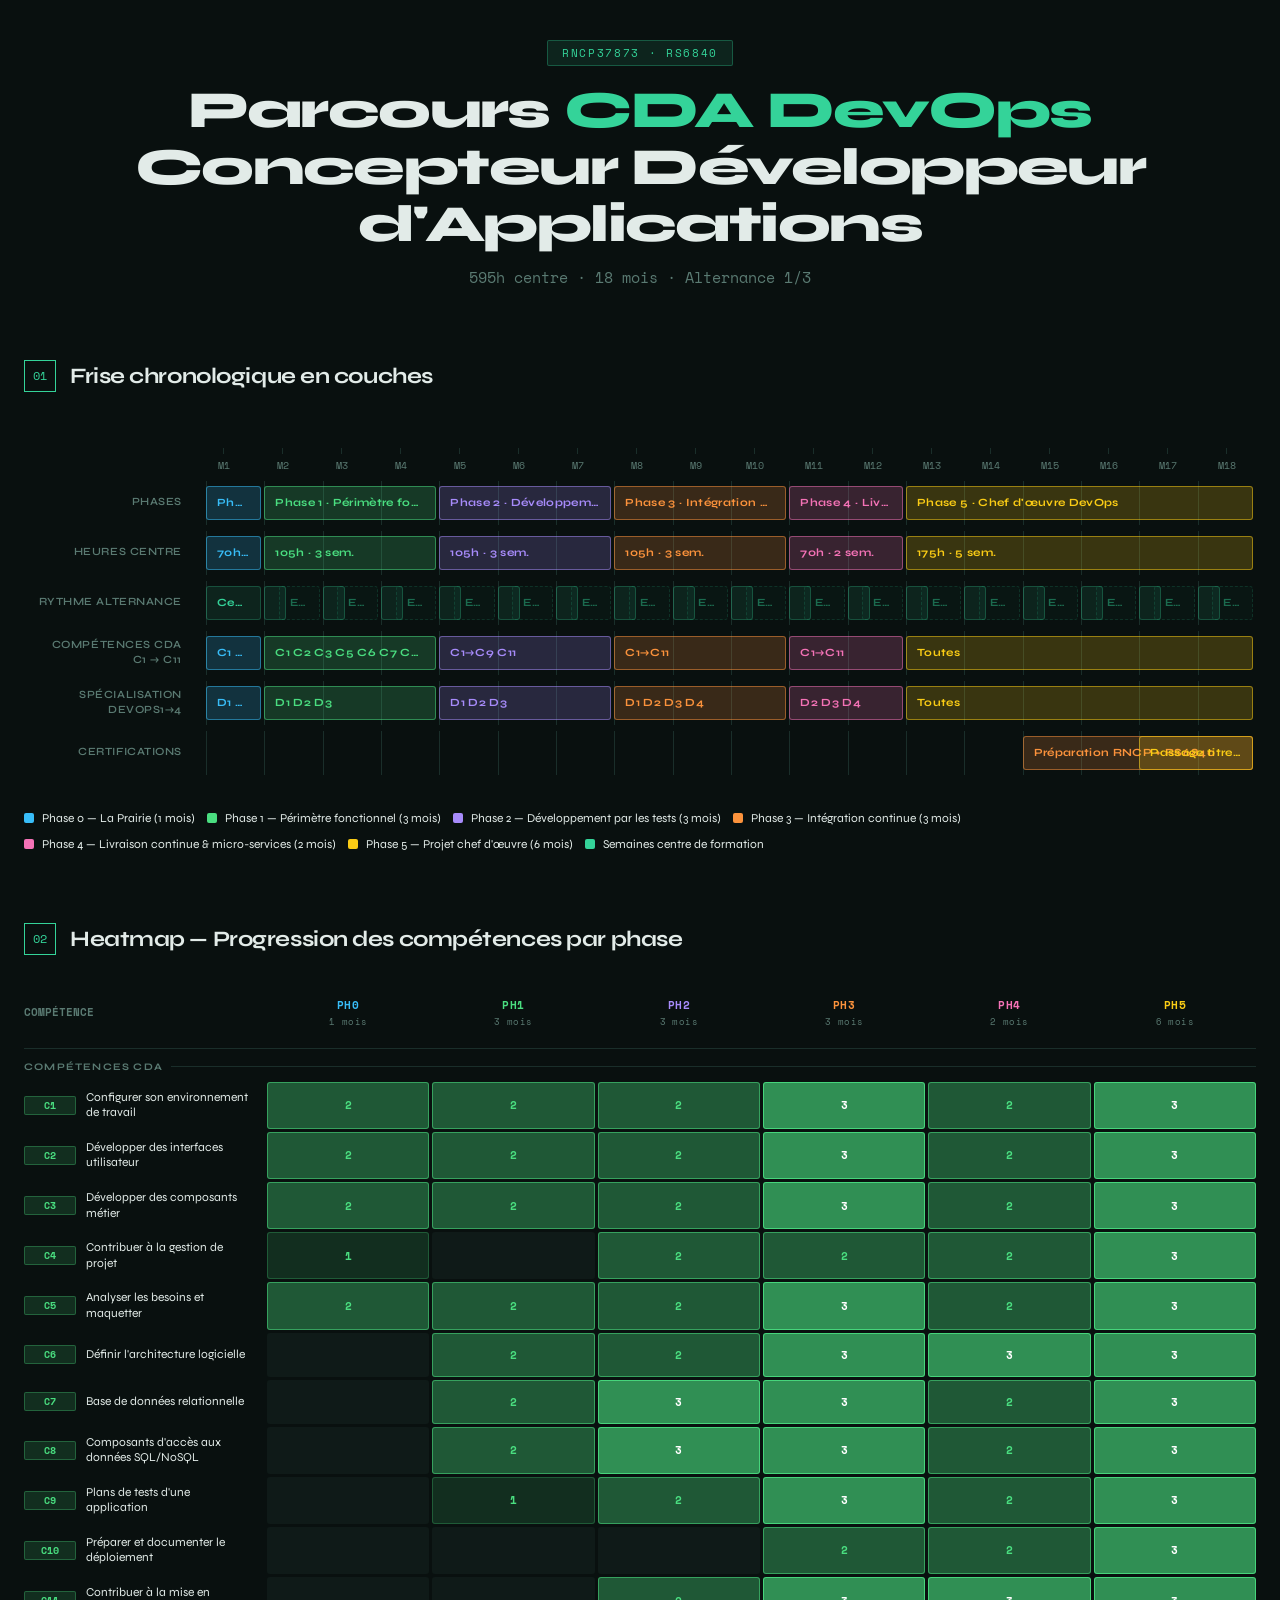
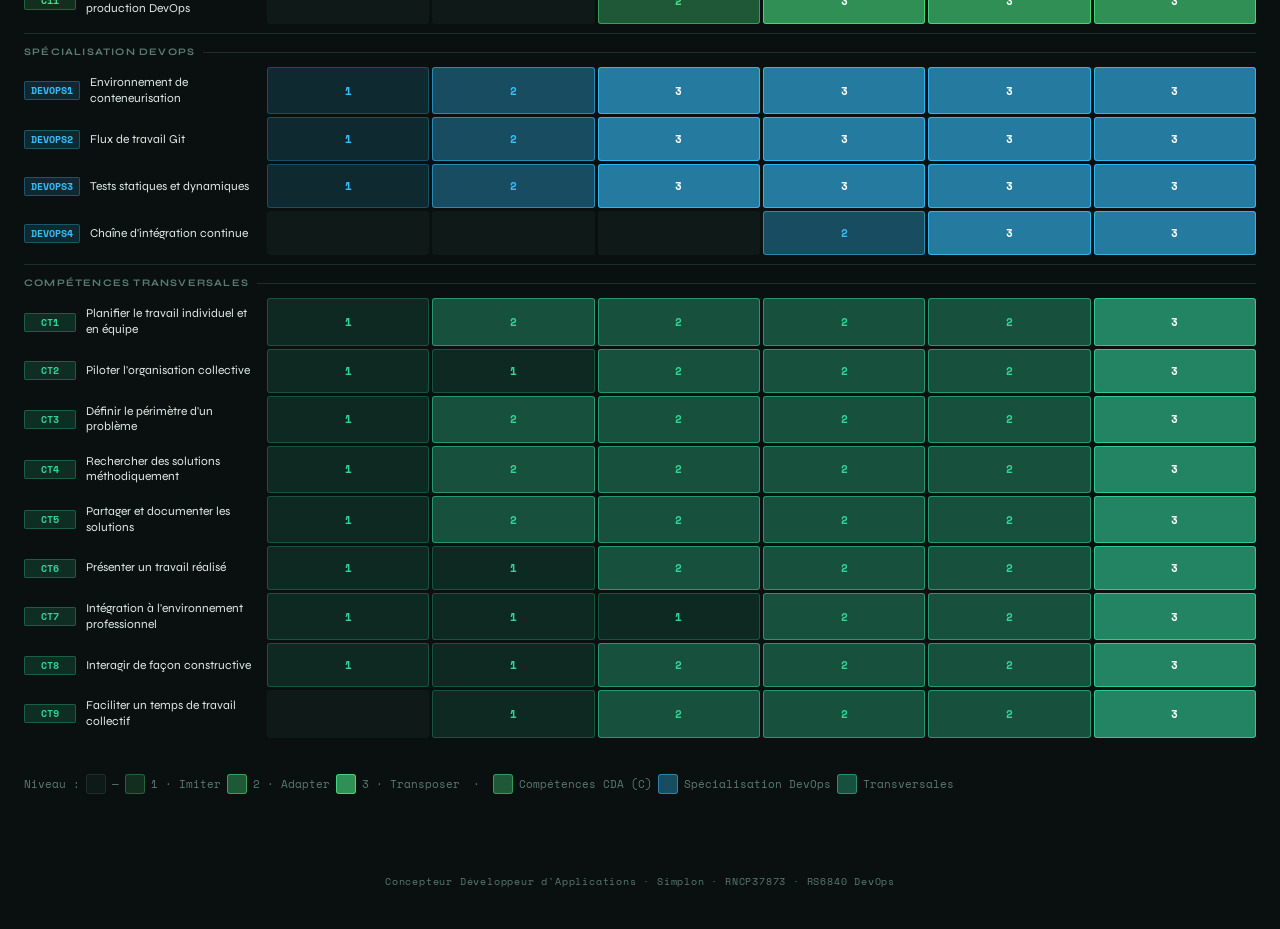
<file: CDA/index.html>
<!DOCTYPE html>
<html lang="fr">
<head>
<meta charset="UTF-8">
<meta name="viewport" content="width=device-width, initial-scale=1.0">
<title>Parcours CDA DevOps — Visuels pédagogiques</title>
<link href="https://fonts.googleapis.com/css2?family=Space+Mono:wght@400;700&family=Syne:wght@400;600;700;800&display=swap" rel="stylesheet">
<style>
  :root {
    --bg: #09100f;
    --surface: #0f1a18;
    --border: #1a2e2a;
    --text: #e2ebe8;
    --muted: #5a7a72;
    --p0: #38bdf8;
    --p1: #4ade80;
    --p2: #a78bfa;
    --p3: #fb923c;
    --p4: #f472b6;
    --p5: #facc15;
    --accent: #34d399;
  }

  * { box-sizing: border-box; margin: 0; padding: 0; }

  body {
    background: var(--bg);
    color: var(--text);
    font-family: 'Syne', sans-serif;
    min-height: 100vh;
    padding: 40px 24px;
  }

  /* ── HEADER ── */
  .header { text-align: center; margin-bottom: 64px; }
  .header-badge {
    display: inline-block;
    background: rgba(52,211,153,0.1);
    border: 1px solid rgba(52,211,153,0.3);
    color: var(--accent);
    font-family: 'Space Mono', monospace;
    font-size: 11px;
    letter-spacing: 0.15em;
    padding: 4px 14px;
    border-radius: 2px;
    margin-bottom: 16px;
  }
  h1 { font-size: clamp(28px,5vw,52px); font-weight: 800; letter-spacing: -0.03em; line-height: 1.1; margin-bottom: 12px; }
  h1 span { color: var(--accent); }
  .header-sub { color: var(--muted); font-size: 15px; font-family: 'Space Mono', monospace; }

  /* ── SECTION TITLES ── */
  .section-title { display: flex; align-items: center; gap: 14px; margin-bottom: 32px; margin-top: 72px; }
  .section-title h2 { font-size: 22px; font-weight: 700; letter-spacing: -0.02em; }
  .section-num {
    width: 32px; height: 32px;
    border: 1px solid var(--accent);
    color: var(--accent);
    font-family: 'Space Mono', monospace;
    font-size: 12px;
    display: flex; align-items: center; justify-content: center;
    flex-shrink: 0;
  }

  /* ── FRISE ── */
  .timeline-wrapper { overflow-x: auto; padding-bottom: 16px; }
  .timeline { min-width: 980px; position: relative; padding: 24px 0 0; }

  .months-axis { display: grid; grid-template-columns: 170px repeat(18, 1fr); margin-bottom: 8px; }
  .month-tick {
    text-align: center;
    font-family: 'Space Mono', monospace;
    font-size: 10px;
    color: var(--muted);
    position: relative;
  }
  .month-tick::before {
    content: ''; display: block; width: 1px; height: 6px;
    background: var(--border); margin: 0 auto 4px;
  }

  .layers { display: flex; flex-direction: column; gap: 6px; }
  .layer-row { display: grid; grid-template-columns: 170px 1fr; align-items: center; gap: 12px; min-height: 44px; }
  .layer-label {
    font-size: 11px; font-weight: 600; letter-spacing: 0.05em;
    text-transform: uppercase; color: var(--muted);
    text-align: right; padding-right: 12px; line-height: 1.3;
  }
  .layer-track { position: relative; height: 100%; min-height: 44px; display: flex; align-items: center; }

  .grid-bg { position: absolute; inset: 0; display: grid; grid-template-columns: repeat(18, 1fr); }
  .grid-cell { border-left: 1px solid var(--border); }

  .segment {
    position: absolute; height: 34px; border-radius: 3px;
    display: flex; align-items: center; padding: 0 10px;
    font-size: 11px; font-weight: 700; letter-spacing: 0.03em;
    overflow: hidden; cursor: default;
    transition: filter 0.2s, transform 0.2s; white-space: nowrap;
  }
  .segment:hover { filter: brightness(1.25); transform: translateY(-2px); z-index: 10; }
  .segment-label { overflow: hidden; text-overflow: ellipsis; }

  .ph0 { background: rgba(56,189,248,0.2); border: 1px solid rgba(56,189,248,0.5); color: var(--p0); }
  .ph1 { background: rgba(74,222,128,0.2); border: 1px solid rgba(74,222,128,0.5); color: var(--p1); }
  .ph2 { background: rgba(167,139,250,0.2); border: 1px solid rgba(167,139,250,0.5); color: var(--p2); }
  .ph3 { background: rgba(251,146,60,0.2); border: 1px solid rgba(251,146,60,0.5); color: var(--p3); }
  .ph4 { background: rgba(244,114,182,0.2); border: 1px solid rgba(244,114,182,0.5); color: var(--p4); }
  .ph5 { background: rgba(250,204,21,0.2); border: 1px solid rgba(250,204,21,0.5); color: var(--p5); }

  .alt-seg { background: rgba(52,211,153,0.1); border: 1px solid rgba(52,211,153,0.25); color: var(--accent); }
  .alt-seg-ent { background: rgba(52,211,153,0.03); border: 1px dashed rgba(52,211,153,0.15); color: rgba(52,211,153,0.45); }

  .phase-legend { display: flex; flex-wrap: wrap; gap: 12px; margin-top: 24px; }
  .legend-item { display: flex; align-items: center; gap: 8px; font-size: 12px; }
  .legend-dot { width: 10px; height: 10px; border-radius: 2px; flex-shrink: 0; }

  /* ── HEATMAP ── */
  .heatmap-container { overflow-x: auto; padding-bottom: 16px; }
  .heatmap { min-width: 820px; }
  .heatmap-grid { display: grid; grid-template-columns: 240px repeat(6, 1fr); gap: 3px; }

  .hm-col-label {
    text-align: center; font-family: 'Space Mono', monospace;
    font-size: 11px; font-weight: 700; padding: 10px 6px; letter-spacing: 0.04em;
  }
  .hm-cell-label { display: flex; align-items: center; gap: 10px; padding: 8px 12px 8px 0; font-size: 12px; line-height: 1.3; }
  .hm-code {
    font-family: 'Space Mono', monospace; font-size: 10px;
    padding: 2px 6px; border-radius: 2px; flex-shrink: 0;
    font-weight: 700; min-width: 52px; text-align: center;
  }
  .code-c   { background: rgba(74,222,128,0.15); color: var(--p1); border: 1px solid rgba(74,222,128,0.3); }
  .code-dv  { background: rgba(56,189,248,0.15); color: var(--p0); border: 1px solid rgba(56,189,248,0.3); }
  .code-ct  { background: rgba(52,211,153,0.15); color: var(--accent); border: 1px solid rgba(52,211,153,0.3); }

  .hm-cell {
    border-radius: 3px; display: flex; align-items: center; justify-content: center;
    min-height: 44px; font-family: 'Space Mono', monospace; font-size: 11px; font-weight: 700;
    cursor: default; transition: transform 0.15s, filter 0.15s; position: relative;
  }
  .hm-cell:hover { transform: scale(1.06); filter: brightness(1.3); z-index: 5; }

  .lv0 { background: var(--surface); color: var(--border); }
  /* C (green) */
  .lv1.c { background: rgba(74,222,128,0.15); color: var(--p1); border: 1px solid rgba(74,222,128,0.25); }
  .lv2.c { background: rgba(74,222,128,0.35); color: var(--p1); border: 1px solid rgba(74,222,128,0.55); }
  .lv3.c { background: rgba(74,222,128,0.62); color: #fff; border: 1px solid rgba(74,222,128,0.9); }
  /* DevOps (cyan) */
  .lv1.dv { background: rgba(56,189,248,0.15); color: var(--p0); border: 1px solid rgba(56,189,248,0.25); }
  .lv2.dv { background: rgba(56,189,248,0.35); color: var(--p0); border: 1px solid rgba(56,189,248,0.55); }
  .lv3.dv { background: rgba(56,189,248,0.62); color: #fff; border: 1px solid rgba(56,189,248,0.9); }
  /* CT (emerald) */
  .lv1.ct { background: rgba(52,211,153,0.13); color: var(--accent); border: 1px solid rgba(52,211,153,0.25); }
  .lv2.ct { background: rgba(52,211,153,0.33); color: var(--accent); border: 1px solid rgba(52,211,153,0.55); }
  .lv3.ct { background: rgba(52,211,153,0.60); color: #fff; border: 1px solid rgba(52,211,153,0.9); }

  .hm-section-header {
    grid-column: 1 / -1; padding: 12px 0 6px;
    font-size: 10px; font-weight: 700; letter-spacing: 0.12em;
    text-transform: uppercase; color: var(--muted);
    border-top: 1px solid var(--border); margin-top: 6px;
    display: flex; align-items: center; gap: 8px;
  }
  .hm-section-header::after { content: ''; flex: 1; height: 1px; background: var(--border); }

  .hm-legend {
    display: flex; align-items: center; gap: 6px; margin-top: 20px;
    font-size: 11px; font-family: 'Space Mono', monospace; color: var(--muted); flex-wrap: wrap;
  }
  .hm-legend-box { width: 20px; height: 20px; border-radius: 3px; flex-shrink: 0; }

  /* ── GLOBAL TOOLTIP ── */
  #global-tooltip {
    position: fixed;
    background: #0d1f1c;
    border: 1px solid rgba(52,211,153,0.2);
    padding: 12px 14px;
    font-size: 11px; border-radius: 6px;
    white-space: normal; pointer-events: none;
    z-index: 9999; font-family: 'Space Mono', monospace;
    color: var(--text); width: 290px;
    box-shadow: 0 8px 32px rgba(0,0,0,0.7);
    line-height: 1.5; opacity: 0; transition: opacity 0.12s;
  }
  #global-tooltip.visible { opacity: 1; }

  .tt-header { display: flex; align-items: center; gap: 8px; margin-bottom: 8px; padding-bottom: 8px; border-bottom: 1px solid var(--border); }
  .tt-phase-dot { width: 8px; height: 8px; border-radius: 50%; flex-shrink: 0; }
  .tt-title { font-size: 10px; font-weight: 700; letter-spacing: 0.08em; color: var(--accent); text-transform: uppercase; }
  .tt-level { margin-left: auto; font-size: 9px; padding: 2px 6px; border-radius: 2px; background: rgba(52,211,153,0.1); color: var(--accent); border: 1px solid rgba(52,211,153,0.2); white-space: nowrap; }
  .tt-section { margin-bottom: 7px; }
  .tt-section-label { font-size: 9px; letter-spacing: 0.1em; text-transform: uppercase; color: var(--muted); margin-bottom: 3px; }
  .tt-activities { list-style: none; padding: 0; }
  .tt-activities li { font-size: 10px; color: var(--text); padding: 2px 0 2px 10px; position: relative; line-height: 1.4; }
  .tt-activities li::before { content: '›'; position: absolute; left: 0; color: var(--muted); }
  .tt-tasks { font-size: 10px; color: rgba(226,235,232,0.65); line-height: 1.4; }
  .tt-tools { display: flex; flex-wrap: wrap; gap: 3px; margin-top: 2px; }
  .tt-tool { font-size: 9px; padding: 1px 5px; border-radius: 2px; background: rgba(52,211,153,0.1); border: 1px solid rgba(52,211,153,0.2); color: var(--accent); }
  .tt-empty { font-size: 10px; color: var(--muted); font-style: italic; }

  .footer { margin-top: 80px; text-align: center; font-family: 'Space Mono', monospace; font-size: 10px; color: var(--muted); letter-spacing: 0.08em; }
</style>
</head>
<body>

<div id="global-tooltip"></div>

<!-- HEADER -->
<div class="header">
  <div class="header-badge">RNCP37873 · RS6840</div>
  <h1>Parcours <span>CDA DevOps</span><br>Concepteur Développeur d'Applications</h1>
  <p class="header-sub">595h centre · 18 mois · Alternance 1/3</p>
</div>

<!-- ── FRISE ── -->
<div class="section-title">
  <div class="section-num">01</div>
  <h2>Frise chronologique en couches</h2>
</div>

<div class="timeline-wrapper">
<div class="timeline">
  <div class="months-axis">
    <div class="label-spacer"></div>
    <div class="month-tick">M1</div><div class="month-tick">M2</div><div class="month-tick">M3</div>
    <div class="month-tick">M4</div><div class="month-tick">M5</div><div class="month-tick">M6</div>
    <div class="month-tick">M7</div><div class="month-tick">M8</div><div class="month-tick">M9</div>
    <div class="month-tick">M10</div><div class="month-tick">M11</div><div class="month-tick">M12</div>
    <div class="month-tick">M13</div><div class="month-tick">M14</div><div class="month-tick">M15</div>
    <div class="month-tick">M16</div><div class="month-tick">M17</div><div class="month-tick">M18</div>
  </div>
  <div class="layers" id="frise"></div>
</div>
</div>

<div class="phase-legend" style="margin-top:20px;">
  <div class="legend-item"><div class="legend-dot" style="background:var(--p0)"></div>Phase 0 — La Prairie (1 mois)</div>
  <div class="legend-item"><div class="legend-dot" style="background:var(--p1)"></div>Phase 1 — Périmètre fonctionnel (3 mois)</div>
  <div class="legend-item"><div class="legend-dot" style="background:var(--p2)"></div>Phase 2 — Développement par les tests (3 mois)</div>
  <div class="legend-item"><div class="legend-dot" style="background:var(--p3)"></div>Phase 3 — Intégration continue (3 mois)</div>
  <div class="legend-item"><div class="legend-dot" style="background:var(--p4)"></div>Phase 4 — Livraison continue & micro-services (2 mois)</div>
  <div class="legend-item"><div class="legend-dot" style="background:var(--p5)"></div>Phase 5 — Projet chef d'œuvre (6 mois)</div>
  <div class="legend-item"><div class="legend-dot" style="background:var(--accent)"></div>Semaines centre de formation</div>
</div>

<!-- ── HEATMAP ── -->
<div class="section-title">
  <div class="section-num">02</div>
  <h2>Heatmap — Progression des compétences par phase</h2>
</div>

<div class="heatmap-container">
<div class="heatmap">
  <div class="heatmap-grid" id="heatmap">
    <div class="hm-cell-label" style="font-size:11px;color:var(--muted);font-family:'Space Mono',monospace;font-weight:700;">COMPÉTENCE</div>
    <div class="hm-col-label" style="color:var(--p0)">PH0<br><span style="font-weight:400;font-size:9px;color:var(--muted)">1 mois</span></div>
    <div class="hm-col-label" style="color:var(--p1)">PH1<br><span style="font-weight:400;font-size:9px;color:var(--muted)">3 mois</span></div>
    <div class="hm-col-label" style="color:var(--p2)">PH2<br><span style="font-weight:400;font-size:9px;color:var(--muted)">3 mois</span></div>
    <div class="hm-col-label" style="color:var(--p3)">PH3<br><span style="font-weight:400;font-size:9px;color:var(--muted)">3 mois</span></div>
    <div class="hm-col-label" style="color:var(--p4)">PH4<br><span style="font-weight:400;font-size:9px;color:var(--muted)">2 mois</span></div>
    <div class="hm-col-label" style="color:var(--p5)">PH5<br><span style="font-weight:400;font-size:9px;color:var(--muted)">6 mois</span></div>
  </div>
</div>
</div>

<div class="hm-legend" style="margin-top:20px;">
  <span>Niveau :</span>
  <div class="hm-legend-box lv0" style="border:1px solid var(--border)"></div><span>—</span>
  <div class="hm-legend-box" style="background:rgba(74,222,128,0.15);border:1px solid rgba(74,222,128,0.3)"></div><span>1 · Imiter</span>
  <div class="hm-legend-box" style="background:rgba(74,222,128,0.35);border:1px solid rgba(74,222,128,0.55)"></div><span>2 · Adapter</span>
  <div class="hm-legend-box" style="background:rgba(74,222,128,0.62);border:1px solid rgba(74,222,128,0.9)"></div><span>3 · Transposer</span>
  &nbsp;·&nbsp;
  <div class="hm-legend-box" style="background:rgba(74,222,128,0.35);border:1px solid rgba(74,222,128,0.5)"></div><span>Compétences CDA (C)</span>
  <div class="hm-legend-box" style="background:rgba(56,189,248,0.35);border:1px solid rgba(56,189,248,0.5)"></div><span>Spécialisation DevOps</span>
  <div class="hm-legend-box" style="background:rgba(52,211,153,0.33);border:1px solid rgba(52,211,153,0.5)"></div><span>Transversales</span>
</div>

<div class="footer">
  Concepteur Développeur d'Applications · Simplon · RNCP37873 · RS6840 DevOps
</div>

<script>
// ════════════════════════════════════════
// FRISE DATA  (6 phases, 18 mois)
// PH0: M1 (1 mois) · PH1: M2-M4 (3 mois) · PH2: M5-M7 (3 mois)
// PH3: M8-M10 (3 mois) · PH4: M11-M12 (2 mois) · PH5: M13-M18 (6 mois)
// ════════════════════════════════════════
const layers = [
  {
    label: "PHASES",
    segments: [
      { start:0,  dur:1,  label:"Phase 0 · La Prairie", ph:"ph0" },
      { start:1,  dur:3,  label:"Phase 1 · Périmètre fonctionnel", ph:"ph1" },
      { start:4,  dur:3,  label:"Phase 2 · Développement par les tests", ph:"ph2" },
      { start:7,  dur:3,  label:"Phase 3 · Intégration continue", ph:"ph3" },
      { start:10, dur:2,  label:"Phase 4 · Livraison continue & micro-services", ph:"ph4" },
      { start:12, dur:6,  label:"Phase 5 · Chef d'œuvre DevOps", ph:"ph5" },
    ]
  },
  {
    label: "HEURES CENTRE",
    segments: [
      { start:0,  dur:1,  label:"70h · 2 sem.", ph:"ph0" },
      { start:1,  dur:3,  label:"105h · 3 sem.", ph:"ph1" },
      { start:4,  dur:3,  label:"105h · 3 sem.", ph:"ph2" },
      { start:7,  dur:3,  label:"105h · 3 sem.", ph:"ph3" },
      { start:10, dur:2,  label:"70h · 2 sem.", ph:"ph4" },
      { start:12, dur:6,  label:"175h · 5 sem.", ph:"ph5" },
    ]
  },
  {
    label: "RYTHME ALTERNANCE",
    segments: buildAlternanceSegments()
  },
  {
    label: "COMPÉTENCES CDA\nC1 → C11",
    segments: [
      { start:0,  dur:1,  label:"C1 C2 C3 C4 C5", ph:"ph0" },
      { start:1,  dur:3,  label:"C1 C2 C3 C5 C6 C7 C8 C9", ph:"ph1" },
      { start:4,  dur:3,  label:"C1→C9 C11", ph:"ph2" },
      { start:7,  dur:3,  label:"C1→C11", ph:"ph3" },
      { start:10, dur:2,  label:"C1→C11", ph:"ph4" },
      { start:12, dur:6,  label:"Toutes", ph:"ph5" },
    ]
  },
  {
    label: "SPÉCIALISATION\nDEVOPS1→4",
    segments: [
      { start:0,  dur:1,  label:"D1 D2 D3", ph:"ph0" },
      { start:1,  dur:3,  label:"D1 D2 D3", ph:"ph1" },
      { start:4,  dur:3,  label:"D1 D2 D3", ph:"ph2" },
      { start:7,  dur:3,  label:"D1 D2 D3 D4", ph:"ph3" },
      { start:10, dur:2,  label:"D2 D3 D4", ph:"ph4" },
      { start:12, dur:6,  label:"Toutes", ph:"ph5" },
    ]
  },
  {
    label: "CERTIFICATIONS",
    segments: [
      { start:14, dur:4, label:"Préparation RNCP + RS6840", ph:"ph3" },
      { start:16, dur:2, label:"Passage titre + certification DevOps", ph:"ph5" },
    ]
  }
];

function buildAlternanceSegments() {
  const segs = [];
  // Phase 0 : 2 sem centre + (pas entreprise — full centre)
  segs.push({ start:0, dur:1, label:"Centre", ph:"alt-seg" });
  // Phases 1-4 : 1 sem centre / 3 sem entreprise
  for (let m = 1; m <= 11; m++) {
    segs.push({ start:m,       dur:0.25, label:"Ctr", ph:"alt-seg" });
    segs.push({ start:m+0.25,  dur:0.75, label:"Entreprise", ph:"alt-seg-ent" });
  }
  // Phase 5 : même rythme
  for (let m = 12; m <= 17; m++) {
    segs.push({ start:m,       dur:0.25, label:"Ctr", ph:"alt-seg" });
    segs.push({ start:m+0.25,  dur:0.75, label:"Entreprise", ph:"alt-seg-ent" });
  }
  return segs;
}

// Render frise
const friseEl = document.getElementById('frise');
const totalMonths = 18;

layers.forEach(layer => {
  const row = document.createElement('div');
  row.className = 'layer-row';
  const labelEl = document.createElement('div');
  labelEl.className = 'layer-label';
  labelEl.style.whiteSpace = 'pre-line';
  labelEl.textContent = layer.label;
  row.appendChild(labelEl);

  const track = document.createElement('div');
  track.className = 'layer-track';
  const gridBg = document.createElement('div');
  gridBg.className = 'grid-bg';
  for (let i = 0; i < 18; i++) {
    const cell = document.createElement('div');
    cell.className = 'grid-cell';
    gridBg.appendChild(cell);
  }
  track.appendChild(gridBg);

  layer.segments.forEach(seg => {
    const el = document.createElement('div');
    el.className = `segment ${seg.ph}`;
    el.style.left  = `${(seg.start / totalMonths) * 100}%`;
    el.style.width = `calc(${(seg.dur / totalMonths) * 100}% - 3px)`;
    el.innerHTML   = `<span class="segment-label">${seg.label}</span>`;
    track.appendChild(el);
  });

  row.appendChild(track);
  friseEl.appendChild(row);
});

// ════════════════════════════════════════
// HEATMAP DATA
// levels[ph0, ph1, ph2, ph3, ph4, ph5]
// 0=absent · 1=imiter · 2=adapter · 3=transposer
// ════════════════════════════════════════
const phColors = ["#38bdf8","#4ade80","#a78bfa","#fb923c","#f472b6","#facc15"];
const phNames  = ["Phase 0 · La Prairie","Phase 1 · Périmètre fonctionnel","Phase 2 · Développement par les tests","Phase 3 · Intégration continue","Phase 4 · Livraison continue & micro-services","Phase 5 · Chef d'œuvre DevOps"];
const levelLabels = ["—","N1 · Imiter","N2 · Adapter","N3 · Transposer"];

const heatmapData = {
  sections: [
    {
      title: "Compétences CDA",
      type: "c",
      rows: [
        {
          code:"C1", label:"Configurer son environnement de travail", levels:[2,2,2,3,2,3],
          activities:[
            { acts:["Configuration poste dev","Installation outils","Init projet Git"], tasks:"Setup IDE, Git, Docker, outils pédagogiques. Documentation technique en anglais.", tools:["Git","Docker","VS Code","Linux"] },
            { acts:["Environnement full-stack local","Config SGBD","Serveur de test"], tasks:"Installation framework back + front, SGBD, serveur local, gestion des dépendances.", tools:["Node.js","MySQL","Docker","npm"] },
            { acts:["Environnement de test conteneurisé","Config framework front/back"], tasks:"Docker Compose pour dev et test, configuration frameworks modernes, variables d'environnement.", tools:["Docker","Docker Compose","React","Laravel"] },
            { acts:["Environnement CI/CD","Config pipeline","Conteneurs multi-services"], tasks:"Configuration de l'environnement d'intégration continue, scripts de build, registres d'images.", tools:["Docker","GitLab CI","GitHub Actions","Git"] },
            { acts:["Environnement micro-services","Orchestration conteneurs"], tasks:"Docker Compose multi-services, variables d'env par service, health checks.", tools:["Docker Compose","Git","GitLab"] },
            { acts:["Environnement complet projet chef d'œuvre"], tasks:"Setup complet autonome de l'environnement du projet final, CI/CD intégrée.", tools:["Docker","Git","GitLab CI"] },
          ]
        },
        {
          code:"C2", label:"Développer des interfaces utilisateur", levels:[2,2,2,3,2,3],
          activities:[
            { acts:["Interface appelant des API web","Responsive design","Maquettage UML"], tasks:"Prototype HTML/CSS/JS responsive, intégration API REST, mise en page adaptative.", tools:["HTML","CSS","JavaScript","Figma"] },
            { acts:["Composants d'interface dynamiques","Validation côté client","Formulaires sécurisés"], tasks:"Développement front-end avec framework, validation des entrées, composants réutilisables.", tools:["React","Vue.js","Bootstrap","Figma"] },
            { acts:["Tests composants interface","Amélioration et sécurisation UI","TDD front"], tasks:"Tests unitaires composants, correction bugs par les tests, sécurisation formulaires (XSS).", tools:["Jest","Cypress","React","Vue.js"] },
            { acts:["Optimisation performance interface","Tests de charge front","CI front"], tasks:"Analyse Lighthouse, optimisation bundle, lazy loading, tests de performance automatisés.", tools:["Lighthouse","Webpack","React","GitLab CI"] },
            { acts:["Composants micro-services front","Interfaces services indépendants"], tasks:"Développement d'interfaces pour des micro-services, communication API inter-services.", tools:["React","Vue.js","Docker"] },
            { acts:["Interface complète projet chef d'œuvre"], tasks:"Développement complet de l'interface du projet final, tests, documentation.", tools:["React","Vue.js","Figma"] },
          ]
        },
        {
          code:"C3", label:"Développer des composants métier", levels:[2,2,2,3,2,3],
          activities:[
            { acts:["Logique métier front","Algorithmes JS","Gestion données API"], tasks:"Développement composants métier côté client, traitement des données, appels API.", tools:["JavaScript","TypeScript","Postman"] },
            { acts:["API REST complète","Composants back-end OO","Authentification"], tasks:"Développement API REST sécurisée, modèles OO, authentification JWT, gestion erreurs.", tools:["Node.js","Express","PHP","Symfony"] },
            { acts:["Tests composants métier","TDD back-end","Design patterns"], tasks:"Tests unitaires back-end, développement test-driven, application de patrons de conception.", tools:["PHPUnit","Jest","Pytest","Symfony"] },
            { acts:["Optimisation composants","Sécurisation back","Tests sécurité"], tasks:"Optimisation architecture, security patterns, audits OWASP, performance serveur.", tools:["OWASP","SonarQube","Symfony","Express"] },
            { acts:["Composants back micro-services","Services indépendants"], tasks:"Développement composants back par service, API inter-services, communication asynchrone.", tools:["Express","FastAPI","Docker","RabbitMQ"] },
            { acts:["Composants métier projet chef d'œuvre"], tasks:"Développement et documentation complète des composants métier du projet.", tools:["Symfony","Node.js","Express"] },
          ]
        },
        {
          code:"C4", label:"Contribuer à la gestion de projet", levels:[1,0,2,2,2,3],
          activities:[
            { acts:["Planification tâches","Rituels agile","Suivi avancement"], tasks:"Découpage tâches, estimation, communication régulière, respect des délais.", tools:["Trello","Jira","GitLab"] },
            null,
            { acts:["Gestion sprint agile","Backlog","Revues de code"], tasks:"Animation rituels agiles, gestion de backlog, pull requests, code review.", tools:["Jira","GitLab","GitHub"] },
            { acts:["Coordination équipe CI","Interprétation rapports CI","Fusion branches"], tasks:"Organisation équipe DevOps, gestion des branches, pilotage par les métriques CI.", tools:["GitLab","Jira","GitHub Actions"] },
            { acts:["Coordination pipeline CD","Rôles équipe DevOps"], tasks:"Définition des rôles DevOps, accompagnement à la mise en place de l'équipe.", tools:["GitLab","Jira"] },
            { acts:["Gestion complète projet chef d'œuvre"], tasks:"Planification, suivi, reporting et coordination complète du projet final.", tools:["Jira","GitLab","Trello"] },
          ]
        },
        {
          code:"C5", label:"Analyser les besoins et maquetter", levels:[2,2,2,3,2,3],
          activities:[
            { acts:["Expression du besoin","Diagrammes UML","Maquettes Figma"], tasks:"Analyse des besoins, création diagrammes cas d'usage, maquettes responsive.", tools:["Figma","draw.io","UML"] },
            { acts:["Cahier des charges","Spécifications fonctionnelles","Mise à jour UML"], tasks:"Rédaction specs, diagrammes de classes/séquences, maquettes enchaînements.", tools:["Figma","draw.io","Confluence"] },
            { acts:["Plan de tests fonctionnels","Critères de qualité","User stories"], tasks:"Rédaction plan de tests à partir des specs, définition des critères d'acceptance.", tools:["Jira","Confluence","Figma"] },
            { acts:["Spécifications architecture CI","Documentation pipeline"], tasks:"Documentation technique de l'architecture et du pipeline, specs de déploiement.", tools:["Confluence","draw.io","GitLab"] },
            { acts:["Architecture micro-services","Schéma services","Dossier technique"], tasks:"Dessiner l'architecture en services, définir les critères qualité/sécurité, dossier technique.", tools:["draw.io","Confluence","Lucidchart"] },
            { acts:["Specs complètes projet chef d'œuvre"], tasks:"Cahier des charges, maquettes, diagrammes UML, spécifications techniques complètes.", tools:["Figma","draw.io","Confluence"] },
          ]
        },
        {
          code:"C6", label:"Définir l'architecture logicielle", levels:[0,2,2,3,3,3],
          activities:[
            null,
            { acts:["Architecture MVC/n-tiers","Choix framework","Documentation archi"], tasks:"Choix et configuration architecture MVC ou n-tiers, documentation des décisions techniques.", tools:["Symfony","Laravel","Node.js","draw.io"] },
            { acts:["Architecture avancée","Design patterns","Refactoring"], tasks:"Application patterns (Repository, Factory…), amélioration architecture existante, refactoring.", tools:["PHP","Node.js","draw.io","SonarQube"] },
            { acts:["Architecture pour CI","Optimisation archi","Sécurisation"], tasks:"Adaptation architecture pour CI/CD, optimisation performance globale, sécurisation.", tools:["GitLab CI","SonarQube","Docker"] },
            { acts:["Architecture micro-services","Transition monolithique→micro-services"], tasks:"Conception et réalisation architecture micro-services, orchestration, documentation.", tools:["Docker Compose","draw.io","Lucidchart"] },
            { acts:["Architecture complète projet chef d'œuvre"], tasks:"Conception et documentation de l'architecture logicielle du projet final.", tools:["draw.io","Confluence","Docker"] },
          ]
        },
        {
          code:"C7", label:"Base de données relationnelle", levels:[0,2,3,3,2,3],
          activities:[
            null,
            { acts:["Conception MCD/MLD","Script SQL création","Sauvegarde/restauration"], tasks:"Modélisation BDD, script de création, requêtes CRUD, authentification accès BDD.", tools:["MySQL","MariaDB","PostgreSQL","DBeaver"] },
            { acts:["BDD avancée","Procédures stockées","Triggers","Sécurisation accès"], tasks:"Procédures stockées, déclencheurs, sécurisation CORS/JWT, sauvegarde automatisée.", tools:["PostgreSQL","MySQL","phpMyAdmin"] },
            { acts:["Optimisation BDD","Index et vues","Tests performances"], tasks:"Optimisation modèle de données, index, clés, moteur de données, tests de charge BDD.", tools:["PostgreSQL","MySQLTuner","SonarQube"] },
            { acts:["BDD en contexte micro-services","Données par service"], tasks:"Un SGBD par service, isolation des données, migration et scripts d'évolution.", tools:["PostgreSQL","MongoDB","Docker"] },
            { acts:["BDD complète projet chef d'œuvre"], tasks:"Conception, implémentation et optimisation de la BDD du projet final.", tools:["PostgreSQL","MySQL","Doctrine"] },
          ]
        },
        {
          code:"C8", label:"Composants d'accès aux données SQL/NoSQL", levels:[0,2,3,3,2,3],
          activities:[
            null,
            { acts:["ORM/ODM","Composants CRUD","API points d'accès"], tasks:"Développement modèles ORM, fonctions CRUD sécurisées, endpoints API RESTful.", tools:["Doctrine","Sequelize","Mongoose","Postman"] },
            { acts:["Composants NoSQL","Transactions","Tests accès données"], tasks:"Intégration bases NoSQL, traitements transactionnels, tests unitaires composants données.", tools:["MongoDB","Redis","Mongoose","Jest"] },
            { acts:["Optimisation accès BDD","Vues","Cache"], tasks:"Requêtes optimisées, vues SQL, mise en cache, profiling des requêtes.", tools:["Redis","Doctrine","Query Builder"] },
            { acts:["Accès données par service","API inter-services"], tasks:"Isolation des accès données par micro-service, API de communication entre services.", tools:["Mongoose","Doctrine","REST","GraphQL"] },
            { acts:["Accès données projet chef d'œuvre"], tasks:"Développement complet des composants d'accès données du projet.", tools:["Doctrine","Mongoose","Redis"] },
          ]
        },
        {
          code:"C9", label:"Plans de tests d'une application", levels:[0,1,2,3,2,3],
          activities:[
            null,
            { acts:["Tests unitaires basiques","Intégration tests dans le code","Plan de tests"], tasks:"Écriture des premiers tests unitaires, exécution, interprétation des résultats.", tools:["Jest","PHPUnit","Pytest","Postman"] },
            { acts:["TDD","Plan de tests complet","Tests fonctionnels et E2E"], tasks:"Développement piloté par les tests, tests d'intégration, tests end-to-end, synthèse de tests.", tools:["Jest","Cypress","PHPUnit","Docker"] },
            { acts:["Tests dans CI","Tests de sécurité statiques","Tests de performance"], tasks:"Intégration tests dans le pipeline, analyse statique code, tests de charge, rapports.", tools:["GitLab CI","SonarQube","Jest","Lighthouse"] },
            { acts:["Tests acceptation et intégration","Tests système"], tasks:"Planification tests d'acceptation, tests système, tests de déploiement.", tools:["Cypress","Jest","JMeter"] },
            { acts:["Plan de tests complet projet chef d'œuvre"], tasks:"Rédaction et exécution plan de tests, jeu d'essais, analyse des écarts.", tools:["Jest","Cypress","PHPUnit"] },
          ]
        },
        {
          code:"C10", label:"Préparer et documenter le déploiement", levels:[0,0,0,2,2,3],
          activities:[
            null, null, null,
            { acts:["Scripts de déploiement","Documentation pipeline","Environnements staging"], tasks:"Préparation scripts d'évolution, documentation déploiement, environnements de staging.", tools:["GitLab CI","Docker","Bash","Markdown"] },
            { acts:["Pipeline CD documenté","Guide déploiement continu"], tasks:"Documentation complète du pipeline CD, procédures de déploiement continu, runbooks.", tools:["GitLab CI","Confluence","Docker"] },
            { acts:["Documentation déploiement projet chef d'œuvre"], tasks:"Documentation technique complète du déploiement du projet final.", tools:["Confluence","GitLab","Markdown"] },
          ]
        },
        {
          code:"C11", label:"Contribuer à la mise en production DevOps", levels:[0,0,2,3,3,3],
          activities:[
            null, null,
            { acts:["Versionnement avancé Git","Gestion branches","Merge requests"], tasks:"Workflow Git avancé, gestion conflits, merge requests, revue de code.", tools:["Git","GitLab","GitHub"] },
            { acts:["Pipeline CI mis en production","Déploiement continu","Monitoring"], tasks:"Mise en place pipeline complet, déploiement automatisé, suivi des déploiements.", tools:["GitLab CI","GitHub Actions","Docker"] },
            { acts:["Pipeline CD","Micro-services en production","Orchestration"], tasks:"Livraison continue, orchestration conteneurs, déploiement multi-services.", tools:["Docker Compose","GitLab CI","Kubernetes basique"] },
            { acts:["Mise en production projet chef d'œuvre"], tasks:"Déploiement complet du projet final avec pipeline CI/CD.", tools:["GitLab CI","Docker","GitHub Actions"] },
          ]
        },
      ]
    },
    {
      title: "Spécialisation DevOps",
      type: "dv",
      rows: [
        {
          code:"DEVOPS1", label:"Environnement de conteneurisation", levels:[1,2,3,3,3,3],
          activities:[
            { acts:["Découverte Docker","Premiers conteneurs","Environnement dev unifié"], tasks:"Installation Docker, Dockerfiles de base, lancement conteneurs, initiation documentation anglais.", tools:["Docker","Docker Hub","VS Code"] },
            { acts:["Docker Compose","Conteneurisation full-stack","Env de test conteneurisé"], tasks:"Docker Compose pour stack complète (app + BDD), volumes, réseaux, healthchecks.", tools:["Docker","Docker Compose","MySQL"] },
            { acts:["Conteneurs de test","Isolation environnements","Config avancée"], tasks:"Séparation env dev/test, configuration Dockerfiles multi-stage, optimisation images.", tools:["Docker","Docker Compose","Jest","Cypress"] },
            { acts:["Conteneurs dans le pipeline CI","Build automatisé","Registre d'images"], tasks:"Build d'images dans le CI, push vers registre, scanning de vulnérabilités des images.", tools:["Docker","GitLab Registry","GitHub Container Registry"] },
            { acts:["Orchestration multi-conteneurs","Docker Compose production","Config micro-services"], tasks:"Orchestration Docker Compose, configs par service, déploiement multi-environnements.", tools:["Docker Compose","Docker Swarm","Portainer"] },
            { acts:["Environnement conteneurisé projet chef d'œuvre"], tasks:"Environnement complet conteneurisé du projet final, déployable en CI/CD.", tools:["Docker","Docker Compose","GitLab"] },
          ]
        },
        {
          code:"DEVOPS2", label:"Flux de travail Git", levels:[1,2,3,3,3,3],
          activities:[
            { acts:["Git flow basique","Branches feature","Commits conventionnels"], tasks:"Init dépôt, branches, commits, merge simple, résolution conflits basiques.", tools:["Git","GitLab","GitHub"] },
            { acts:["Git flow avancé","Tags de version","Pull/Merge requests"], tasks:"Workflow Git adapté à l'équipe, tagging, revue de code, protection de branches.", tools:["Git","GitLab","GitHub","Conventional Commits"] },
            { acts:["Workflow Git pour TDD","Branches de test","Intégration continue Git"], tasks:"Gestion branches de test, fusion conditionnelle aux résultats de tests, hooks Git.", tools:["Git","GitLab","GitHub"] },
            { acts:["Git dans pipeline CI","Gestion artefacts","Déclencheurs automatiques"], tasks:"Triggers CI sur événements Git, gestion des artefacts par branche, stratégies de merge.", tools:["GitLab CI","GitHub Actions","Git"] },
            { acts:["Git flow production CD","Release branches","Hotfix workflow"], tasks:"Workflow de livraison continue, release branches, hotfix, rollback stratégies.", tools:["Git","GitLab","GitHub Actions"] },
            { acts:["Versionnement avancé projet chef d'œuvre"], tasks:"Versionnement complet du projet final, historique propre, tags de version.", tools:["Git","GitLab","GitHub"] },
          ]
        },
        {
          code:"DEVOPS3", label:"Tests statiques et dynamiques", levels:[1,2,3,3,3,3],
          activities:[
            { acts:["Premiers tests unitaires","Tests dans Docker","Validation CI basique"], tasks:"Intégration tests unitaires dans l'environnement conteneurisé, exécution automatisée.", tools:["Jest","PHPUnit","Docker"] },
            { acts:["Tests statiques code","Linters","Couverture de tests"], tasks:"Analyse statique, linting, métriques de couverture, qualité du code.", tools:["ESLint","SonarQube","Jest","PHPUnit"] },
            { acts:["TDD dans Docker","Tests d'intégration","Tests fonctionnels automatisés"], tasks:"Tests automatisés complets dans conteneurs, plans de tests structurés, synthèses.", tools:["Cypress","Jest","Docker","SonarQube"] },
            { acts:["Tests dans pipeline CI","Rapport automatique","Seuils de qualité"], tasks:"Intégration tests statiques/dynamiques dans CI, seuils de qualité, rapports automatiques.", tools:["GitLab CI","SonarQube","Jest","Lighthouse"] },
            { acts:["Tests de validation déploiement","Tests d'acceptation","Tests système"], tasks:"Tests de déploiement, tests système, validation des micro-services.", tools:["Cypress","Jest","Postman","Docker"] },
            { acts:["Tests complets projet chef d'œuvre"], tasks:"Plan de tests complet, tests automatisés intégrés dans CI/CD du projet.", tools:["Jest","Cypress","SonarQube"] },
          ]
        },
        {
          code:"DEVOPS4", label:"Chaîne d'intégration continue", levels:[0,0,0,2,3,3],
          activities:[
            null, null, null,
            { acts:["Mise en place pipeline CI","Configuration triggers","Build automatisé"], tasks:"Choix outil CI, fichier de configuration, déclencheurs sur événements Git, étapes de build.", tools:["GitLab CI","GitHub Actions","Docker"] },
            { acts:["Pipeline CI/CD complet","Livraison continue","Staging automatisé"], tasks:"Extension CI vers CD, déploiement staging automatique, orchestration pipeline complet.", tools:["GitLab CI","GitHub Actions","Docker Compose"] },
            { acts:["Pipeline CI/CD projet chef d'œuvre"], tasks:"Configuration et documentation du pipeline CI/CD du projet final.", tools:["GitLab CI","GitHub Actions","Docker"] },
          ]
        },
      ]
    },
    {
      title: "Compétences Transversales",
      type: "ct",
      rows: [
        {
          code:"CT1", label:"Planifier le travail individuel et en équipe", levels:[1,2,2,2,2,3],
          activities:[
            { acts:["Planification Prairie","Découpage tâches","Agenda personnel"], tasks:"Estimation des tâches, organisation personnelle, priorisation.", tools:["Trello","Notion"] },
            { acts:["Sprint planning","Rétroplanning projet","Outils agiles"], tasks:"Planification sprint, gestion du backlog, estimation story points.", tools:["Jira","Trello","GitLab"] },
            { acts:["Planification tests","Organisation équipe agile"], tasks:"Planification des cycles de tests, organisation du travail en parallèle.", tools:["Jira","GitLab","Confluence"] },
            { acts:["Planification pipeline CI","Roadmap technique"], tasks:"Planification des étapes CI, organisation des livraisons, suivi des métriques.", tools:["GitLab","Jira","Confluence"] },
            { acts:["Planification livraisons CD","Coordination DevOps"], tasks:"Planification livraisons continues, coordination équipe Dev+Ops.", tools:["Jira","GitLab","Confluence"] },
            { acts:["Planification complète chef d'œuvre"], tasks:"Organisation et suivi complet du projet final, présentation planification au jury.", tools:["Jira","Notion","Gantt"] },
          ]
        },
        {
          code:"CT2", label:"Piloter l'organisation collective", levels:[1,1,2,2,2,3],
          activities:[
            { acts:["Dynamique de promotion","Arbre de compétences collectif"], tasks:"Participation à l'émergence du collectif, engagement dans la promotion.", tools:["Discord","Teams"] },
            { acts:["Rituels agiles","Stand-up","Rétrospectives"], tasks:"Animation et participation aux rituels agiles, gestion des imprévus.", tools:["Jira","Teams","Miro"] },
            { acts:["Organisation équipe tests","Revues croisées"], tasks:"Échange de plans de tests entre équipes, revues de code croisées.", tools:["GitLab","GitHub","Miro"] },
            { acts:["Coordination CI","Gestion fusion branches","Reporting"], tasks:"Pilotage de la fusion de branches, communication sur l'état du pipeline.", tools:["GitLab","Jira","Teams"] },
            { acts:["Création équipe DevOps","Sélection outils chaîne DevOps"], tasks:"Constitution équipe DevOps, accompagnement sélection outils Dev+Ops.", tools:["Confluence","Jira","Teams"] },
            { acts:["Pilotage projet chef d'œuvre","Soutenance collective"], tasks:"Organisation de la soutenance, coordination des présentations.", tools:["Jira","Teams","Confluence"] },
          ]
        },
        {
          code:"CT3", label:"Définir le périmètre d'un problème", levels:[1,2,2,2,2,3],
          activities:[
            { acts:["Débogage structuré","Identification erreurs","Arbre de causes"], tasks:"Isolation du problème, formulation hypothesis, recherche documentation.", tools:["Chrome DevTools","VS Code"] },
            { acts:["Débogage back/front","Analyse erreurs API","Documentation problème"], tasks:"Débogage structuré front et back, analyse logs, documentation du problème rencontré.", tools:["Postman","Chrome DevTools","SonarQube"] },
            { acts:["Analyse rapports de tests","Interprétation failures CI"], tasks:"Lecture et interprétation rapports de tests, identification des causes de regression.", tools:["Jest","GitLab CI","SonarQube"] },
            { acts:["Analyse performance","Identification goulots"], tasks:"Profiling, identification des problèmes de performance, diagnostic sécurité.", tools:["Lighthouse","JMeter","SonarQube"] },
            { acts:["Diagnostic pipeline CD","Analyse incidents déploiement"], tasks:"Débogage pipeline CD, identification causes d'échec de déploiement.", tools:["GitLab","Docker logs","Portainer"] },
            { acts:["Résolution problèmes chef d'œuvre"], tasks:"Approche structurée pour tous les problèmes techniques du projet final.", tools:["VS Code","GitLab","SonarQube"] },
          ]
        },
        {
          code:"CT4", label:"Rechercher des solutions méthodiquement", levels:[1,2,2,2,2,3],
          activities:[
            { acts:["Veille technologique","Documentation officielle","Pair programming"], tasks:"Utilisation documentation en anglais, recherche méthodique de solutions, pair programming.", tools:["MDN","Stack Overflow","GitHub"] },
            { acts:["OWASP","Patterns architecturaux","Benchmarks techniques"], tasks:"Application guides OWASP, choix de patterns, comparaison d'approches techniques.", tools:["OWASP","MDN","GitHub"] },
            { acts:["Patterns de tests","Bibliothèques de tests","Solutions TDD"], tasks:"Recherche patterns de tests adaptés, sélection bibliothèques, comparaison approches.", tools:["Jest docs","Cypress docs","Testing Library"] },
            { acts:["Patterns sécurité","Optimisations","Outils CI"], tasks:"Recherche security patterns, outils de profiling, solutions d'optimisation.", tools:["OWASP","SonarQube docs","GitLab docs"] },
            { acts:["Patterns micro-services","Outils orchestration"], tasks:"Recherche patterns micro-services, sélection outils d'orchestration.", tools:["Docker docs","Kubernetes docs","Martin Fowler"] },
            { acts:["Solutions techniques projet chef d'œuvre"], tasks:"Veille et recherche de solutions pour les défis techniques du projet final.", tools:["GitHub","Stack Overflow","Docs officielles"] },
          ]
        },
        {
          code:"CT5", label:"Partager et documenter les solutions", levels:[1,2,2,2,2,3],
          activities:[
            { acts:["README","Commentaires code","Documentation technique"], tasks:"Rédaction README, commentaires de code, documentation des choix techniques.", tools:["Markdown","Git","Confluence"] },
            { acts:["Documentation API","Diagrammes UML","Guides techniques"], tasks:"Documentation API REST, mise à jour diagrammes, documentation d'architecture.", tools:["Swagger","Confluence","draw.io"] },
            { acts:["Documentation tests","Synthèse de tests","Rapports de qualité"], tasks:"Documentation des plans de tests, synthèses, rapports de qualité partagés.", tools:["Confluence","GitLab","Markdown"] },
            { acts:["Documentation pipeline CI","Guides contribution","Runbooks"], tasks:"Documentation pipeline CI, guides de contribution, procédures d'exploitation.", tools:["Confluence","GitLab","Markdown"] },
            { acts:["Documentation CD","Dossier technique DevOps"], tasks:"Documentation complète pipeline CD, dossier technique pour les équipes.", tools:["Confluence","GitLab","Markdown"] },
            { acts:["Documentation projet chef d'œuvre"], tasks:"Dossier professionnel, rapport projet, documentation technique complète.", tools:["Confluence","Word","Markdown"] },
          ]
        },
        {
          code:"CT6", label:"Présenter un travail réalisé", levels:[1,1,2,2,2,3],
          activities:[
            { acts:["Restitution Prairie","Démonstration projet","Présentation promotion"], tasks:"Présentation du projet Prairie, démonstration live, réponse aux questions.", tools:["PowerPoint","VS Code","Figma"] },
            { acts:["Démo API","Présentation revue de code","Soutenance intermédiaire"], tasks:"Démonstration API, présentation des choix techniques, code review orale.", tools:["Postman","PowerPoint","GitLab"] },
            { acts:["Présentation synthèse tests","Revue de sprint"], tasks:"Présentation des résultats de tests, démonstration des fonctionnalités testées.", tools:["PowerPoint","Cypress","GitLab"] },
            { acts:["Présentation pipeline CI","Démonstration intégration continue"], tasks:"Démonstration pipeline CI en live, présentation métriques qualité.", tools:["GitLab CI","PowerPoint","SonarQube"] },
            { acts:["Présentation architecture micro-services","Documentation technique"], tasks:"Présentation architecture, démonstration déploiement, remise dossier technique.", tools:["PowerPoint","draw.io","Docker"] },
            { acts:["Soutenance titre professionnel","Passage certification DevOps"], tasks:"Présentation chef d'œuvre devant le jury, démonstration, soutenance certification RS6840.", tools:["PowerPoint","GitLab","Docker"] },
          ]
        },
        {
          code:"CT7", label:"Intégration à l'environnement professionnel", levels:[1,1,1,2,2,3],
          activities:[
            { acts:["Découverte culture Simplon","Projet professionnel","Règlement intérieur"], tasks:"Intégration à la promotion, rédaction projet professionnel, engagement Simplon.", tools:["Discord","Simplonline"] },
            { acts:["Culture agile","Intégration en entreprise","Codes pro numériques"], tasks:"Adoption des pratiques agiles, intégration équipe alternance, codes professionnels.", tools:["Slack","Teams","Jira"] },
            { acts:["Culture DevOps","Pratiques équipe développement"], tasks:"Adoption pratiques DevOps, intégration dans équipe de développement.", tools:["GitLab","Slack","Teams"] },
            { acts:["Posture DevOps en équipe","Partage de pratiques"], tasks:"Contribution à la culture DevOps de l'équipe, partage des bonnes pratiques CI.", tools:["Confluence","GitLab","Teams"] },
            { acts:["Contribution culture DevOps","Leadership technique basique"], tasks:"Accompagnement des pairs, partage d'expertise DevOps, contribution à l'équipe.", tools:["Confluence","Teams","Slack"] },
            { acts:["Valorisation culture DevOps dans chef d'œuvre"], tasks:"Intégration des pratiques DevOps dans le projet final, démonstration de la posture.", tools:["GitLab","Confluence","Teams"] },
          ]
        },
        {
          code:"CT8", label:"Interagir de façon constructive", levels:[1,1,2,2,2,3],
          activities:[
            { acts:["Communication en promotion","Pair programming","Feedback bienveillant"], tasks:"Communication bienveillante, pair programming, échanges constructifs en équipe.", tools:["Discord","Teams"] },
            { acts:["Code review constructive","Communication client simulé","Feedback formateur"], tasks:"Revue de code respectueuse, communication régulière avec le formateur.", tools:["GitLab","GitHub","Teams"] },
            { acts:["Échanges sur plans de tests","Communication entre équipes","Résolution conflits Git"], tasks:"Communication inter-équipes, résolution conflits de code, échanges techniques.", tools:["GitLab","Teams","Slack"] },
            { acts:["Communication CI/CD","Reporting équipe","Rituels agiles"], tasks:"Communication sur l'état du pipeline, partage des métriques, rituels de qualité.", tools:["GitLab","Teams","Jira"] },
            { acts:["Définition rôles équipe DevOps","Communication Dev-Ops"], tasks:"Facilitation communication Dev/Ops, définition des responsabilités.", tools:["Confluence","Teams","Jira"] },
            { acts:["Communication en soutenance","Réponse aux questions jury"], tasks:"Communication professionnelle devant le jury, échanges constructifs.", tools:["PowerPoint","Teams"] },
          ]
        },
        {
          code:"CT9", label:"Faciliter un temps de travail collectif", levels:[0,1,2,2,2,3],
          activities:[
            null,
            { acts:["Animation stand-up","Facilitation retrospective","Organisation réunions bi/fr"], tasks:"Facilitation rituels agiles, organisation réunions en français et anglais.", tools:["Miro","Teams","Jira"] },
            { acts:["Facilitation sprint review","Échange plans de tests entre équipes"], tasks:"Animation de la revue de sprint, organisation des échanges de plans de tests.", tools:["Miro","Teams","GitLab"] },
            { acts:["Facilitation CI retrospective","Partage bonnes pratiques"], tasks:"Organisation retours d'expérience CI, partage des pratiques de l'équipe.", tools:["Miro","Confluence","Teams"] },
            { acts:["Facilitation équipe DevOps","Constitution équipe"], tasks:"Accompagnement constitution équipe DevOps, facilitation des décisions collectives.", tools:["Miro","Confluence","Teams"] },
            { acts:["Facilitation soutenance collective","Organisation démonstration"], tasks:"Organisation de la soutenance, facilitation des échanges lors de la présentation.", tools:["Teams","Miro","PowerPoint"] },
          ]
        },
      ]
    }
  ]
};

// ─── GLOBAL TOOLTIP ───
const gTooltip = document.getElementById('global-tooltip');
let ttVisible = false;

function buildTooltipHTML(phIdx, code, lv, actData) {
  const lvLabel = levelLabels[lv];
  const phName  = phNames[phIdx];
  const phColor = phColors[phIdx];

  let inner = `
    <div class="tt-header">
      <div class="tt-phase-dot" style="background:${phColor}"></div>
      <div class="tt-title">${phName}</div>
      <div class="tt-level">${lvLabel}</div>
    </div>`;

  if (!actData) {
    inner += `<div class="tt-empty">Compétence non mobilisée dans cette phase.</div>`;
  } else {
    if (actData.acts?.length) {
      inner += `<div class="tt-section">
        <div class="tt-section-label">Activités</div>
        <ul class="tt-activities">${actData.acts.map(a => `<li>${a}</li>`).join('')}</ul>
      </div>`;
    }
    if (actData.tasks) {
      inner += `<div class="tt-section">
        <div class="tt-section-label">Tâches type</div>
        <div class="tt-tasks">${actData.tasks}</div>
      </div>`;
    }
    if (actData.tools?.length) {
      inner += `<div class="tt-section">
        <div class="tt-section-label">Outils envisagés</div>
        <div class="tt-tools">${actData.tools.map(t => `<span class="tt-tool">${t}</span>`).join('')}</div>
      </div>`;
    }
  }
  return inner;
}

function showTooltip(e, html) {
  gTooltip.innerHTML = html;
  gTooltip.classList.add('visible');
  ttVisible = true;
  positionTooltip(e);
}
function hideTooltip() {
  gTooltip.classList.remove('visible');
  ttVisible = false;
}
function positionTooltip(e) {
  const margin = 12;
  const tw = gTooltip.offsetWidth;
  const th = gTooltip.offsetHeight;
  let x = e.clientX + margin;
  let y = e.clientY - th / 2;
  if (x + tw > window.innerWidth  - margin) x = e.clientX - tw - margin;
  if (y < margin)                           y = margin;
  if (y + th > window.innerHeight - margin) y = window.innerHeight - th - margin;
  gTooltip.style.left = x + 'px';
  gTooltip.style.top  = y + 'px';
}
document.addEventListener('mousemove', e => { if (ttVisible) positionTooltip(e); });

// ─── RENDER HEATMAP ───
const hmGrid = document.getElementById('heatmap');

heatmapData.sections.forEach(section => {
  const sh = document.createElement('div');
  sh.className = 'hm-section-header';
  sh.textContent = section.title;
  hmGrid.appendChild(sh);

  section.rows.forEach(row => {
    const labelCell = document.createElement('div');
    labelCell.className = 'hm-cell-label';
    const codeSpan = document.createElement('span');
    codeSpan.className = `hm-code code-${section.type}`;
    codeSpan.textContent = row.code;
    labelCell.appendChild(codeSpan);
    labelCell.appendChild(document.createTextNode(row.label));
    hmGrid.appendChild(labelCell);

    row.levels.forEach((lv, i) => {
      const cell = document.createElement('div');
      const extraClass = lv > 0 ? ` ${section.type}` : '';
      cell.className = `hm-cell lv${lv}${extraClass}`;
      if (lv > 0) cell.textContent = lv;
      const actData = row.activities ? row.activities[i] : null;
      const html = buildTooltipHTML(i, row.code, lv, actData);
      cell.addEventListener('mouseenter', e => showTooltip(e, html));
      cell.addEventListener('mouseleave', hideTooltip);
      hmGrid.appendChild(cell);
    });
  });
});
</script>
</body>
</html>
</file>
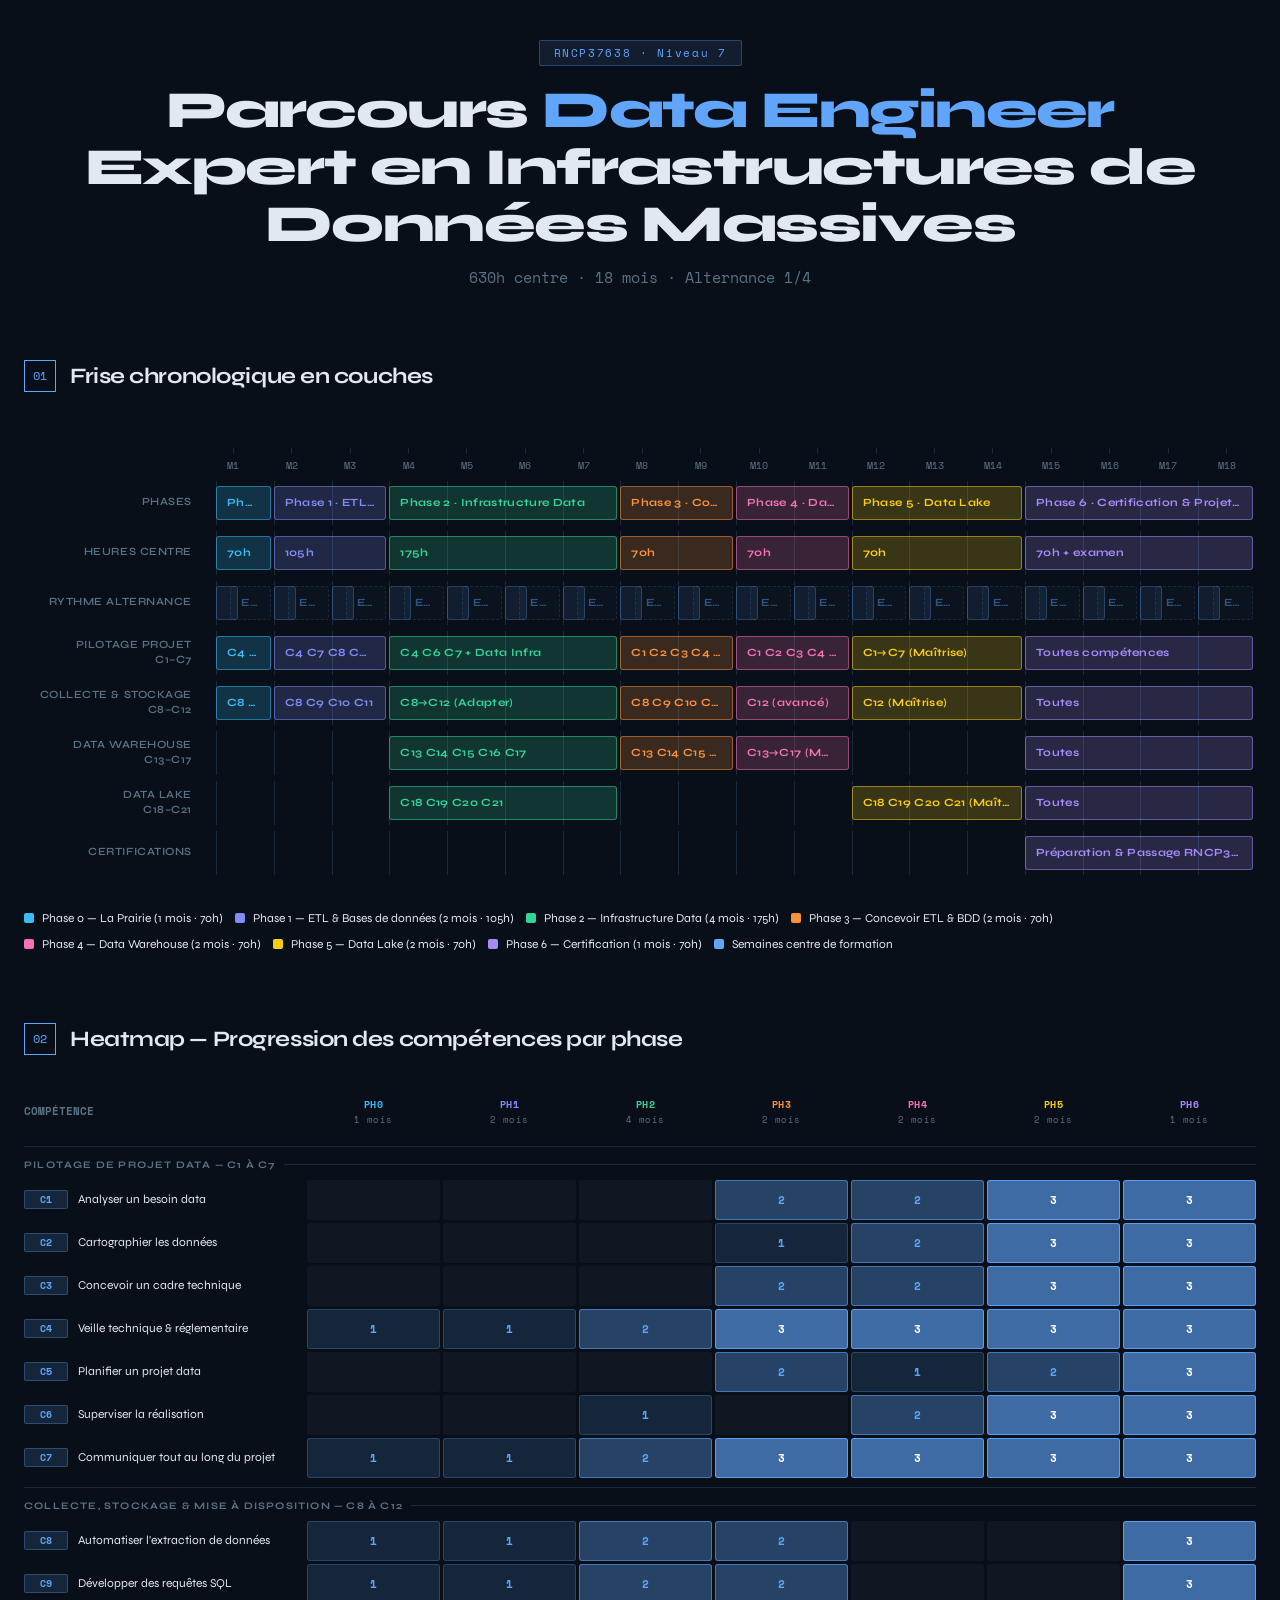
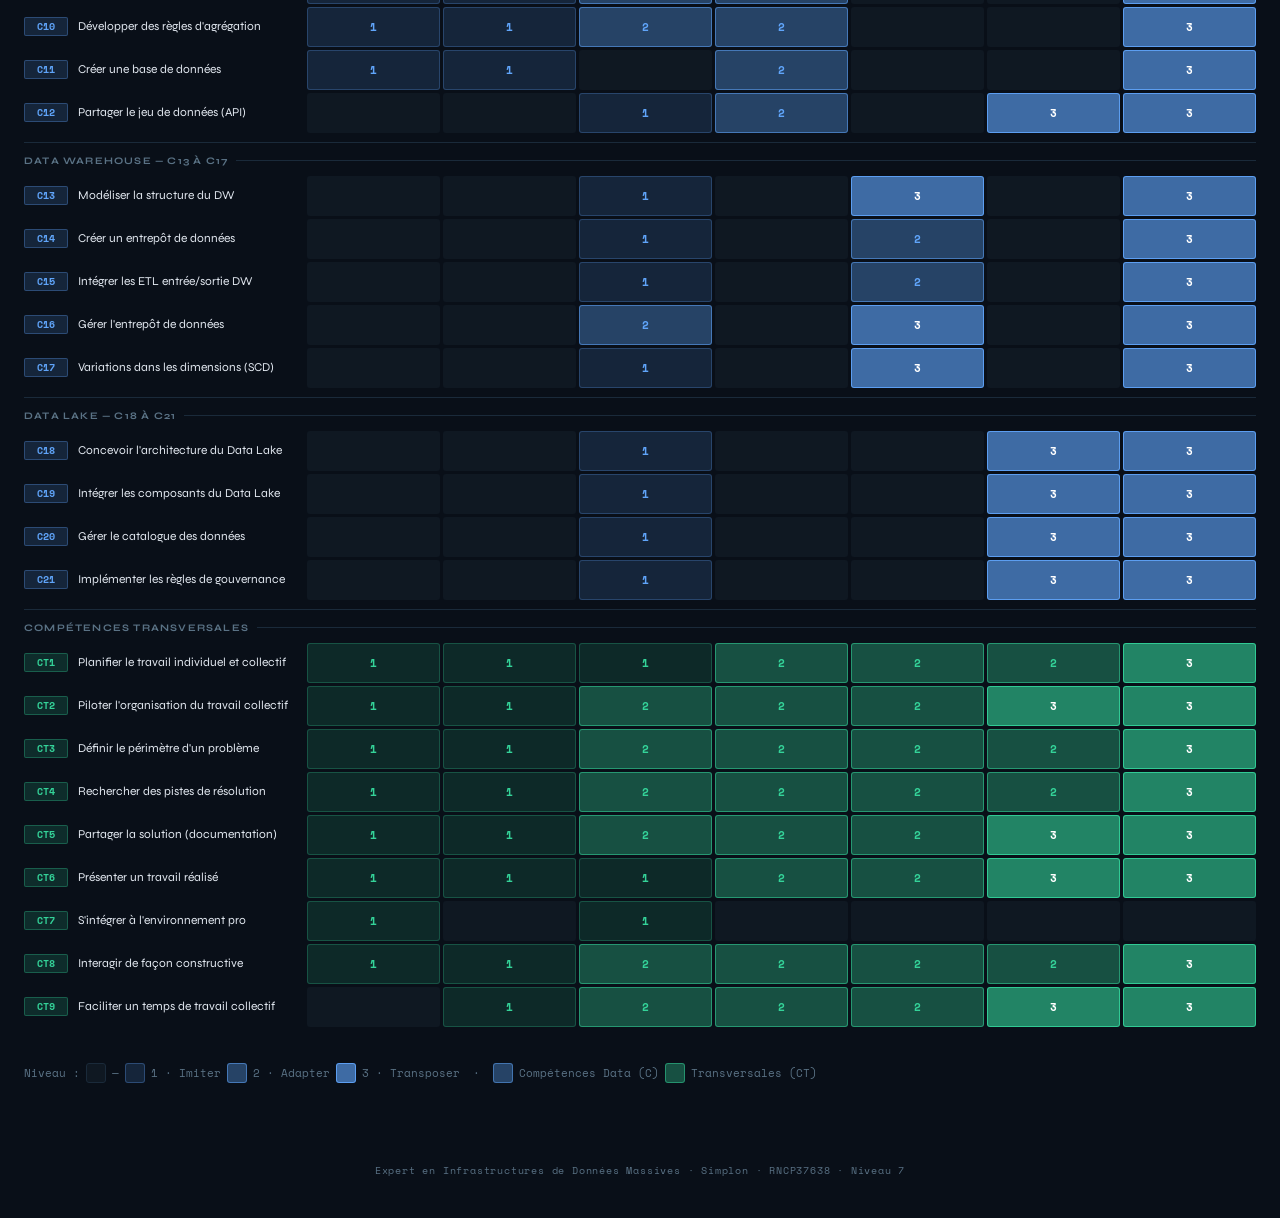
<file: DATA_ING/index.html>
<!DOCTYPE html>
<html lang="fr">
<head>
<meta charset="UTF-8">
<meta name="viewport" content="width=device-width, initial-scale=1.0">
<title>Parcours Data Engineer — Expert en Infrastructures de Données Massives</title>
<link href="https://fonts.googleapis.com/css2?family=Space+Mono:wght@400;700&family=Syne:wght@400;600;700;800&display=swap" rel="stylesheet">
<style>
  :root {
    --bg: #090f18;
    --surface: #0f1822;
    --border: #1a2a3a;
    --text: #e2e8f0;
    --muted: #5a7285;
    --p0: #38bdf8;
    --p1: #818cf8;
    --p2: #34d399;
    --p3: #fb923c;
    --p4: #f472b6;
    --p5: #facc15;
    --p6: #a78bfa;
    --accent: #60a5fa;
  }

  * { box-sizing: border-box; margin: 0; padding: 0; }

  body {
    background: var(--bg);
    color: var(--text);
    font-family: 'Syne', sans-serif;
    min-height: 100vh;
    padding: 40px 24px;
  }

  .header { text-align: center; margin-bottom: 64px; }
  .header-badge {
    display: inline-block;
    background: rgba(96,165,250,0.1);
    border: 1px solid rgba(96,165,250,0.3);
    color: var(--accent);
    font-family: 'Space Mono', monospace;
    font-size: 11px;
    letter-spacing: 0.15em;
    padding: 4px 14px;
    border-radius: 2px;
    margin-bottom: 16px;
  }
  h1 { font-size: clamp(28px,5vw,52px); font-weight: 800; letter-spacing: -0.03em; line-height: 1.1; margin-bottom: 12px; }
  h1 span { color: var(--accent); }
  .header-sub { color: var(--muted); font-size: 15px; font-family: 'Space Mono', monospace; }

  .section-title { display: flex; align-items: center; gap: 14px; margin-bottom: 32px; margin-top: 72px; }
  .section-title h2 { font-size: 22px; font-weight: 700; letter-spacing: -0.02em; }
  .section-num {
    width: 32px; height: 32px;
    border: 1px solid var(--accent);
    color: var(--accent);
    font-family: 'Space Mono', monospace;
    font-size: 12px;
    display: flex; align-items: center; justify-content: center;
    flex-shrink: 0;
  }

  /* ── FRISE ── */
  .timeline-wrapper { overflow-x: auto; padding-bottom: 16px; }
  .timeline { min-width: 1000px; position: relative; padding: 24px 0 0; }

  .months-axis { display: grid; grid-template-columns: 180px repeat(18, 1fr); margin-bottom: 8px; }
  .month-tick {
    text-align: center;
    font-family: 'Space Mono', monospace;
    font-size: 10px;
    color: var(--muted);
    position: relative;
  }
  .month-tick::before {
    content: ''; display: block; width: 1px; height: 6px;
    background: var(--border); margin: 0 auto 4px;
  }

  .layers { display: flex; flex-direction: column; gap: 6px; }
  .layer-row { display: grid; grid-template-columns: 180px 1fr; align-items: center; gap: 12px; min-height: 44px; }
  .layer-label {
    font-size: 11px; font-weight: 600; letter-spacing: 0.05em;
    text-transform: uppercase; color: var(--muted);
    text-align: right; padding-right: 12px; line-height: 1.3;
  }
  .layer-track { position: relative; height: 100%; min-height: 44px; display: flex; align-items: center; }

  .grid-bg { position: absolute; inset: 0; display: grid; grid-template-columns: repeat(18, 1fr); }
  .grid-cell { border-left: 1px solid var(--border); }

  .segment {
    position: absolute; height: 34px; border-radius: 3px;
    display: flex; align-items: center; padding: 0 10px;
    font-size: 11px; font-weight: 700; letter-spacing: 0.03em;
    overflow: hidden; cursor: default;
    transition: filter 0.2s, transform 0.2s; white-space: nowrap;
  }
  .segment:hover { filter: brightness(1.25); transform: translateY(-2px); z-index: 10; }
  .segment-label { overflow: hidden; text-overflow: ellipsis; }

  .ph0 { background: rgba(56,189,248,0.2); border: 1px solid rgba(56,189,248,0.5); color: var(--p0); }
  .ph1 { background: rgba(129,140,248,0.2); border: 1px solid rgba(129,140,248,0.5); color: var(--p1); }
  .ph2 { background: rgba(52,211,153,0.2); border: 1px solid rgba(52,211,153,0.5); color: var(--p2); }
  .ph3 { background: rgba(251,146,60,0.2); border: 1px solid rgba(251,146,60,0.5); color: var(--p3); }
  .ph4 { background: rgba(244,114,182,0.2); border: 1px solid rgba(244,114,182,0.5); color: var(--p4); }
  .ph5 { background: rgba(250,204,21,0.2); border: 1px solid rgba(250,204,21,0.5); color: var(--p5); }
  .ph6 { background: rgba(167,139,250,0.2); border: 1px solid rgba(167,139,250,0.5); color: var(--p6); }

  .alt-seg { background: rgba(96,165,250,0.1); border: 1px solid rgba(96,165,250,0.25); color: var(--accent); }
  .alt-seg-ent { background: rgba(96,165,250,0.03); border: 1px dashed rgba(96,165,250,0.15); color: rgba(96,165,250,0.45); }

  .phase-legend { display: flex; flex-wrap: wrap; gap: 12px; margin-top: 24px; }
  .legend-item { display: flex; align-items: center; gap: 8px; font-size: 12px; }
  .legend-dot { width: 10px; height: 10px; border-radius: 2px; flex-shrink: 0; }

  /* ── HEATMAP ── */
  .heatmap-container { overflow-x: auto; padding-bottom: 16px; }
  .heatmap { min-width: 820px; }
  .heatmap-grid { display: grid; grid-template-columns: 280px repeat(7, 1fr); gap: 3px; }

  .hm-col-label {
    text-align: center; font-family: 'Space Mono', monospace;
    font-size: 10px; font-weight: 700; padding: 10px 4px; letter-spacing: 0.04em;
  }
  .hm-cell-label { display: flex; align-items: center; gap: 10px; padding: 8px 12px 8px 0; font-size: 12px; line-height: 1.3; }
  .hm-code {
    font-family: 'Space Mono', monospace; font-size: 10px;
    padding: 2px 5px; border-radius: 2px; flex-shrink: 0;
    font-weight: 700; min-width: 44px; text-align: center;
  }
  .code-c  { background: rgba(96,165,250,0.15); color: var(--accent); border: 1px solid rgba(96,165,250,0.3); }
  .code-ct { background: rgba(52,211,153,0.15); color: var(--p2); border: 1px solid rgba(52,211,153,0.3); }

  .hm-cell {
    border-radius: 3px; display: flex; align-items: center; justify-content: center;
    min-height: 40px; font-family: 'Space Mono', monospace; font-size: 11px; font-weight: 700;
    cursor: default; transition: transform 0.15s, filter 0.15s; position: relative;
  }
  .hm-cell:hover { transform: scale(1.06); filter: brightness(1.3); z-index: 5; }

  .lv0 { background: var(--surface); color: var(--border); }
  .lv1.c  { background: rgba(96,165,250,0.15); color: var(--accent); border: 1px solid rgba(96,165,250,0.25); }
  .lv2.c  { background: rgba(96,165,250,0.35); color: var(--accent); border: 1px solid rgba(96,165,250,0.55); }
  .lv3.c  { background: rgba(96,165,250,0.62); color: #fff; border: 1px solid rgba(96,165,250,0.9); }
  .lv1.ct { background: rgba(52,211,153,0.13); color: var(--p2); border: 1px solid rgba(52,211,153,0.25); }
  .lv2.ct { background: rgba(52,211,153,0.33); color: var(--p2); border: 1px solid rgba(52,211,153,0.55); }
  .lv3.ct { background: rgba(52,211,153,0.60); color: #fff; border: 1px solid rgba(52,211,153,0.9); }

  .hm-section-header {
    grid-column: 1 / -1; padding: 12px 0 6px;
    font-size: 10px; font-weight: 700; letter-spacing: 0.12em;
    text-transform: uppercase; color: var(--muted);
    border-top: 1px solid var(--border); margin-top: 6px;
    display: flex; align-items: center; gap: 8px;
  }
  .hm-section-header::after { content: ''; flex: 1; height: 1px; background: var(--border); }

  .hm-legend {
    display: flex; align-items: center; gap: 6px; margin-top: 20px;
    font-size: 11px; font-family: 'Space Mono', monospace; color: var(--muted); flex-wrap: wrap;
  }
  .hm-legend-box { width: 20px; height: 20px; border-radius: 3px; flex-shrink: 0; }

  /* ── TOOLTIP ── */
  #global-tooltip {
    position: fixed;
    background: #0c1929;
    border: 1px solid rgba(96,165,250,0.2);
    padding: 12px 14px;
    font-size: 11px; border-radius: 6px;
    white-space: normal; pointer-events: none;
    z-index: 9999; font-family: 'Space Mono', monospace;
    color: var(--text); width: 300px;
    box-shadow: 0 8px 32px rgba(0,0,0,0.7);
    line-height: 1.5; opacity: 0; transition: opacity 0.12s;
  }
  #global-tooltip.visible { opacity: 1; }

  .tt-header { display: flex; align-items: center; gap: 8px; margin-bottom: 8px; padding-bottom: 8px; border-bottom: 1px solid var(--border); }
  .tt-phase-dot { width: 8px; height: 8px; border-radius: 50%; flex-shrink: 0; }
  .tt-title { font-size: 10px; font-weight: 700; letter-spacing: 0.08em; color: var(--accent); text-transform: uppercase; }
  .tt-level { margin-left: auto; font-size: 9px; padding: 2px 6px; border-radius: 2px; background: rgba(96,165,250,0.1); color: var(--accent); border: 1px solid rgba(96,165,250,0.2); white-space: nowrap; }
  .tt-section { margin-bottom: 7px; }
  .tt-section-label { font-size: 9px; letter-spacing: 0.1em; text-transform: uppercase; color: var(--muted); margin-bottom: 3px; }
  .tt-activities { list-style: none; padding: 0; }
  .tt-activities li { font-size: 10px; color: var(--text); padding: 2px 0 2px 10px; position: relative; line-height: 1.4; }
  .tt-activities li::before { content: '›'; position: absolute; left: 0; color: var(--muted); }
  .tt-tasks { font-size: 10px; color: rgba(226,232,240,0.65); line-height: 1.4; }
  .tt-tools { display: flex; flex-wrap: wrap; gap: 3px; margin-top: 2px; }
  .tt-tool { font-size: 9px; padding: 1px 5px; border-radius: 2px; background: rgba(96,165,250,0.1); border: 1px solid rgba(96,165,250,0.2); color: var(--accent); }
  .tt-empty { font-size: 10px; color: var(--muted); font-style: italic; }

  .footer { margin-top: 80px; text-align: center; font-family: 'Space Mono', monospace; font-size: 10px; color: var(--muted); letter-spacing: 0.08em; }
</style>
</head>
<body>

<div id="global-tooltip"></div>

<div class="header">
  <div class="header-badge">RNCP37638 · Niveau 7</div>
  <h1>Parcours <span>Data Engineer</span><br>Expert en Infrastructures de Données Massives</h1>
  <p class="header-sub">630h centre · 18 mois · Alternance 1/4</p>
</div>

<!-- ── FRISE ── -->
<div class="section-title">
  <div class="section-num">01</div>
  <h2>Frise chronologique en couches</h2>
</div>

<div class="timeline-wrapper">
<div class="timeline">
  <div class="months-axis">
    <div class="label-spacer"></div>
    <div class="month-tick">M1</div><div class="month-tick">M2</div><div class="month-tick">M3</div>
    <div class="month-tick">M4</div><div class="month-tick">M5</div><div class="month-tick">M6</div>
    <div class="month-tick">M7</div><div class="month-tick">M8</div><div class="month-tick">M9</div>
    <div class="month-tick">M10</div><div class="month-tick">M11</div><div class="month-tick">M12</div>
    <div class="month-tick">M13</div><div class="month-tick">M14</div><div class="month-tick">M15</div>
    <div class="month-tick">M16</div><div class="month-tick">M17</div><div class="month-tick">M18</div>
  </div>
  <div class="layers" id="frise"></div>
</div>
</div>

<div class="phase-legend" style="margin-top:20px;">
  <div class="legend-item"><div class="legend-dot" style="background:var(--p0)"></div>Phase 0 — La Prairie (1 mois · 70h)</div>
  <div class="legend-item"><div class="legend-dot" style="background:var(--p1)"></div>Phase 1 — ETL & Bases de données (2 mois · 105h)</div>
  <div class="legend-item"><div class="legend-dot" style="background:var(--p2)"></div>Phase 2 — Infrastructure Data (4 mois · 175h)</div>
  <div class="legend-item"><div class="legend-dot" style="background:var(--p3)"></div>Phase 3 — Concevoir ETL & BDD (2 mois · 70h)</div>
  <div class="legend-item"><div class="legend-dot" style="background:var(--p4)"></div>Phase 4 — Data Warehouse (2 mois · 70h)</div>
  <div class="legend-item"><div class="legend-dot" style="background:var(--p5)"></div>Phase 5 — Data Lake (2 mois · 70h)</div>
  <div class="legend-item"><div class="legend-dot" style="background:var(--p6)"></div>Phase 6 — Certification (1 mois · 70h)</div>
  <div class="legend-item"><div class="legend-dot" style="background:var(--accent)"></div>Semaines centre de formation</div>
</div>

<!-- ── HEATMAP ── -->
<div class="section-title">
  <div class="section-num">02</div>
  <h2>Heatmap — Progression des compétences par phase</h2>
</div>

<div class="heatmap-container">
<div class="heatmap">
  <div class="heatmap-grid" id="heatmap">
    <div class="hm-cell-label" style="font-size:11px;color:var(--muted);font-family:'Space Mono',monospace;font-weight:700;">COMPÉTENCE</div>
    <div class="hm-col-label" style="color:var(--p0)">PH0<br><span style="font-weight:400;font-size:9px;color:var(--muted)">1 mois</span></div>
    <div class="hm-col-label" style="color:var(--p1)">PH1<br><span style="font-weight:400;font-size:9px;color:var(--muted)">2 mois</span></div>
    <div class="hm-col-label" style="color:var(--p2)">PH2<br><span style="font-weight:400;font-size:9px;color:var(--muted)">4 mois</span></div>
    <div class="hm-col-label" style="color:var(--p3)">PH3<br><span style="font-weight:400;font-size:9px;color:var(--muted)">2 mois</span></div>
    <div class="hm-col-label" style="color:var(--p4)">PH4<br><span style="font-weight:400;font-size:9px;color:var(--muted)">2 mois</span></div>
    <div class="hm-col-label" style="color:var(--p5)">PH5<br><span style="font-weight:400;font-size:9px;color:var(--muted)">2 mois</span></div>
    <div class="hm-col-label" style="color:var(--p6)">PH6<br><span style="font-weight:400;font-size:9px;color:var(--muted)">1 mois</span></div>
  </div>
</div>
</div>

<div class="hm-legend" style="margin-top:20px;">
  <span>Niveau :</span>
  <div class="hm-legend-box lv0" style="border:1px solid var(--border)"></div><span>—</span>
  <div class="hm-legend-box" style="background:rgba(96,165,250,0.15);border:1px solid rgba(96,165,250,0.3)"></div><span>1 · Imiter</span>
  <div class="hm-legend-box" style="background:rgba(96,165,250,0.35);border:1px solid rgba(96,165,250,0.55)"></div><span>2 · Adapter</span>
  <div class="hm-legend-box" style="background:rgba(96,165,250,0.62);border:1px solid rgba(96,165,250,0.9)"></div><span>3 · Transposer</span>
  &nbsp;·&nbsp;
  <div class="hm-legend-box" style="background:rgba(96,165,250,0.35);border:1px solid rgba(96,165,250,0.5)"></div><span>Compétences Data (C)</span>
  <div class="hm-legend-box" style="background:rgba(52,211,153,0.33);border:1px solid rgba(52,211,153,0.5)"></div><span>Transversales (CT)</span>
</div>

<div class="footer">
  Expert en Infrastructures de Données Massives · Simplon · RNCP37638 · Niveau 7
</div>

<script>
// ════════════════════════════════════════
// FRISE — 18 mois / 7 phases
// PH0: M1 (1m) · PH1: M2-M3 (2m) · PH2: M4-M7 (4m)
// PH3: M8-M9 (2m) · PH4: M10-M11 (2m) · PH5: M12-M13 (2m) · PH6: M14 (1m) — + alternance libre M15-M18
// Note : 630h sur 18 mois, on étale PH5+PH6 jusqu'à M18
// ════════════════════════════════════════
const totalMonths = 18;

const layers = [
  {
    label: "PHASES",
    segments: [
      { start:0,  dur:1,  label:"Phase 0 · La Prairie", ph:"ph0" },
      { start:1,  dur:2,  label:"Phase 1 · ETL & BDD", ph:"ph1" },
      { start:3,  dur:4,  label:"Phase 2 · Infrastructure Data", ph:"ph2" },
      { start:7,  dur:2,  label:"Phase 3 · Concevoir ETL & BDD", ph:"ph3" },
      { start:9,  dur:2,  label:"Phase 4 · Data Warehouse", ph:"ph4" },
      { start:11, dur:3,  label:"Phase 5 · Data Lake", ph:"ph5" },
      { start:14, dur:4,  label:"Phase 6 · Certification & Projet final", ph:"ph6" },
    ]
  },
  {
    label: "HEURES CENTRE",
    segments: [
      { start:0,  dur:1,  label:"70h", ph:"ph0" },
      { start:1,  dur:2,  label:"105h", ph:"ph1" },
      { start:3,  dur:4,  label:"175h", ph:"ph2" },
      { start:7,  dur:2,  label:"70h", ph:"ph3" },
      { start:9,  dur:2,  label:"70h", ph:"ph4" },
      { start:11, dur:3,  label:"70h", ph:"ph5" },
      { start:14, dur:4,  label:"70h + examen", ph:"ph6" },
    ]
  },
  {
    label: "RYTHME ALTERNANCE",
    segments: buildAlternanceSegments()
  },
  {
    label: "PILOTAGE PROJET\nC1–C7",
    segments: [
      { start:0,  dur:1,  label:"C4 C7 C8 C9 C10 C11", ph:"ph0" },
      { start:1,  dur:2,  label:"C4 C7 C8 C9 C10 C11", ph:"ph1" },
      { start:3,  dur:4,  label:"C4 C6 C7 + Data Infra", ph:"ph2" },
      { start:7,  dur:2,  label:"C1 C2 C3 C4 C5 C7", ph:"ph3" },
      { start:9,  dur:2,  label:"C1 C2 C3 C4 C5 C6 C7", ph:"ph4" },
      { start:11, dur:3,  label:"C1→C7 (Maîtrise)", ph:"ph5" },
      { start:14, dur:4,  label:"Toutes compétences", ph:"ph6" },
    ]
  },
  {
    label: "COLLECTE & STOCKAGE\nC8–C12",
    segments: [
      { start:0,  dur:1,  label:"C8 C9 C10 C11", ph:"ph0" },
      { start:1,  dur:2,  label:"C8 C9 C10 C11", ph:"ph1" },
      { start:3,  dur:4,  label:"C8→C12 (Adapter)", ph:"ph2" },
      { start:7,  dur:2,  label:"C8 C9 C10 C11 C12", ph:"ph3" },
      { start:9,  dur:2,  label:"C12 (avancé)", ph:"ph4" },
      { start:11, dur:3,  label:"C12 (Maîtrise)", ph:"ph5" },
      { start:14, dur:4,  label:"Toutes", ph:"ph6" },
    ]
  },
  {
    label: "DATA WAREHOUSE\nC13–C17",
    segments: [
      { start:3,  dur:4,  label:"C13 C14 C15 C16 C17", ph:"ph2" },
      { start:7,  dur:2,  label:"C13 C14 C15 C16", ph:"ph3" },
      { start:9,  dur:2,  label:"C13→C17 (Maîtrise)", ph:"ph4" },
      { start:14, dur:4,  label:"Toutes", ph:"ph6" },
    ]
  },
  {
    label: "DATA LAKE\nC18–C21",
    segments: [
      { start:3,  dur:4,  label:"C18 C19 C20 C21", ph:"ph2" },
      { start:11, dur:3,  label:"C18 C19 C20 C21 (Maîtrise)", ph:"ph5" },
      { start:14, dur:4,  label:"Toutes", ph:"ph6" },
    ]
  },
  {
    label: "CERTIFICATIONS",
    segments: [
      { start:14, dur:4, label:"Préparation & Passage RNCP37638", ph:"ph6" },
    ]
  }
];

function buildAlternanceSegments() {
  const segs = [];
  for (let m = 0; m < 18; m++) {
    segs.push({ start:m,       dur:0.25, label:"Ctr", ph:"alt-seg" });
    segs.push({ start:m+0.25,  dur:0.75, label:"Entreprise", ph:"alt-seg-ent" });
  }
  return segs;
}

const friseEl = document.getElementById('frise');

layers.forEach(layer => {
  const row = document.createElement('div');
  row.className = 'layer-row';
  const labelEl = document.createElement('div');
  labelEl.className = 'layer-label';
  labelEl.style.whiteSpace = 'pre-line';
  labelEl.textContent = layer.label;
  row.appendChild(labelEl);

  const track = document.createElement('div');
  track.className = 'layer-track';
  const gridBg = document.createElement('div');
  gridBg.className = 'grid-bg';
  for (let i = 0; i < totalMonths; i++) {
    const cell = document.createElement('div');
    cell.className = 'grid-cell';
    gridBg.appendChild(cell);
  }
  track.appendChild(gridBg);

  layer.segments.forEach(seg => {
    const el = document.createElement('div');
    el.className = `segment ${seg.ph}`;
    el.style.left  = `${(seg.start / totalMonths) * 100}%`;
    el.style.width = `calc(${(seg.dur / totalMonths) * 100}% - 3px)`;
    el.innerHTML   = `<span class="segment-label">${seg.label}</span>`;
    track.appendChild(el);
  });

  row.appendChild(track);
  friseEl.appendChild(row);
});

// ════════════════════════════════════════
// HEATMAP — 7 phases [PH0, PH1, PH2, PH3, PH4, PH5, PH6]
// ════════════════════════════════════════

const phNames  = ["Phase 0 · La Prairie","Phase 1 · ETL & BDD","Phase 2 · Infrastructure Data","Phase 3 · ETL & BDD (Concevoir)","Phase 4 · Data Warehouse","Phase 5 · Data Lake","Phase 6 · Certification"];
const phColors = ["#38bdf8","#818cf8","#34d399","#fb923c","#f472b6","#facc15","#a78bfa"];
const levelLabels = ["—","Niveau 1 · Imiter","Niveau 2 · Adapter","Niveau 3 · Transposer"];

const heatmapData = {
  sections: [
    {
      title: "Pilotage de projet data — C1 à C7",
      type: "c",
      rows: [
        {
          code:"C1", label:"Analyser un besoin data", levels:[0,0,0,2,2,3,3],
          activities:[
            null, null, null,
            { acts:["Analyse besoin client","Étude faisabilité","Cadrage projet"], tasks:"Analyse de l'expression du besoin client, questionnement méthodique, identification des parties prenantes et des enjeux stratégiques.", tools:["Word","Confluence","Miro"] },
            { acts:["Cadrage Data Warehouse","Expression besoin analytique"], tasks:"Analyse du besoin d'analyse et de reporting, cadrage des besoins data warehouse avec les utilisateurs métier.", tools:["Word","Confluence","Jira"] },
            { acts:["Cadrage Data Lake","Analyse besoin massif"], tasks:"Analyse des besoins pour un data lake à l'échelle organisation, identification des contraintes de volume et de variété.", tools:["Word","Confluence","Miro"] },
            { acts:["Audit patrimoine data","Cadrage projet final"], tasks:"Audit complet du patrimoine de données, formalisation complète du cadre de besoin, présentation au jury.", tools:["Word","PowerPoint","Confluence"] },
          ]
        },
        {
          code:"C2", label:"Cartographier les données", levels:[0,0,0,1,2,3,3],
          activities:[
            null, null, null,
            { acts:["Inventaire sources","Cartographie données","Topographie"], tasks:"Inventaire des sources de données, qualification des flux, formalisation de la topographie des données disponibles.", tools:["draw.io","Excel","Confluence"] },
            { acts:["Cartographie pour Data Warehouse","Modélisation faits/dimensions"], tasks:"Cartographie complète des données utiles au data warehouse, schéma étoile/flocon.", tools:["draw.io","dbt","Confluence"] },
            { acts:["Cartographie Data Lake","Gouvernance des données"], tasks:"Cartographie complète incluant sources massives et non structurées, gestion du catalogue.", tools:["draw.io","Atlas","Confluence"] },
            { acts:["Cartographie projet final"], tasks:"Cartographie complète des données du projet de certification.", tools:["draw.io","Confluence","Word"] },
          ]
        },
        {
          code:"C3", label:"Concevoir un cadre technique", levels:[0,0,0,2,2,3,3],
          activities:[
            null, null, null,
            { acts:["Choix stack technique","Contraintes RGPD","Éco-responsabilité"], tasks:"Définition de la réponse technique adaptée aux contraintes et aux ressources, prise en compte du RGPD et de l'éco-conception.", tools:["draw.io","Word","RGPD"] },
            { acts:["Architecture Data Warehouse","Sélection outils DW"], tasks:"Conception de l'architecture data warehouse, sélection des technologies appropriées.", tools:["Azure Synapse","draw.io","Snowflake"] },
            { acts:["Architecture Data Lake","Sélection outils DL"], tasks:"Conception de l'architecture data lake en fonction des volumes et de la variété des données.", tools:["Azure Data Lake","AWS S3","draw.io"] },
            { acts:["Conception projet final"], tasks:"Conception complète de la solution technique du projet de certification.", tools:["draw.io","Word","PowerPoint"] },
          ]
        },
        {
          code:"C4", label:"Veille technique & réglementaire", levels:[1,1,2,3,3,3,3],
          activities:[
            { acts:["Veille RGPD","Veille ETL/SQL","Routine de veille"], tasks:"Mise en place d'une routine de veille, initiation au RGPD, découverte des outils et pratiques du Data Engineer.", tools:["Feedly","LinkedIn","CNIL"] },
            { acts:["Veille Git","Veille MERISE","Veille RGPD"], tasks:"Veille sur le versionnement, les normes de modélisation et la conformité des bases de données.", tools:["Feedly","GitHub","CNIL"] },
            { acts:["Veille NoSQL","Veille OLAP/OLTP","Veille ETL/ELT"], tasks:"Veille sur les architectures data warehouse, data lake, les normes de modélisation et les nouvelles technologies.", tools:["Feedly","Medium","arXiv"] },
            { acts:["Veille API REST","Veille orchestration"], tasks:"Veille sur les API REST, les outils d'orchestration et les nouvelles pratiques d'ingénierie data.", tools:["Feedly","FastAPI doc","Airflow doc"] },
            { acts:["Veille lakehouse","Veille data mesh"], tasks:"Veille sur les architectures avancées (lakehouse, data mesh), les nouvelles pratiques d'organisation data.", tools:["Feedly","Databricks Blog","dbt Blog"] },
            { acts:["Veille streaming","Veille DataOps","Veille catalogage"], tasks:"Veille sur les technologies de streaming, les pratiques DataOps et les outils de gouvernance.", tools:["Feedly","Kafka doc","Apache Hudi"] },
            { acts:["Synthèse veille pour certification"], tasks:"Capitalisation et présentation de la veille réalisée tout au long de la formation.", tools:["Confluence","Word","PowerPoint"] },
          ]
        },
        {
          code:"C5", label:"Planifier un projet data", levels:[0,0,0,2,1,2,3],
          activities:[
            null, null, null,
            { acts:["Planification ETL","Roadmap projet","Kanban"], tasks:"Organisation du pilotage technique, priorisation et répartition des tâches, planification Scrum/Kanban.", tools:["Jira","Trello","Notion"] },
            { acts:["Planification Data Warehouse","Feuille de route"], tasks:"Planification complète de la réalisation du data warehouse, calendrier prévisionnel et chiffrage.", tools:["Jira","MS Project","Confluence"] },
            { acts:["Planification Data Lake","Roadmap intégration"], tasks:"Planification du projet data lake, intégration des contraintes d'infrastructure et de gouvernance.", tools:["Jira","Confluence","Gantt"] },
            { acts:["Planification projet final"], tasks:"Planification complète du projet de certification, suivi d'avancement.", tools:["Jira","MS Project","Confluence"] },
          ]
        },
        {
          code:"C6", label:"Superviser la réalisation", levels:[0,0,1,0,2,3,3],
          activities:[
            null, null,
            { acts:["Supervision équipe data","Lead technique"], tasks:"Animation des échanges techniques, arbitrage des problèmes bloquants, suivi des indicateurs d'avancement.", tools:["Jira","Teams","Confluence"] },
            null,
            { acts:["Supervision Data Warehouse","Suivi SLA","Tableau de bord"], tasks:"Supervision de la réalisation et de la maintenance du data warehouse, suivi des SLA et des indicateurs de service.", tools:["Grafana","Jira","Confluence"] },
            { acts:["Supervision Data Lake","DataOps"], tasks:"Supervision de l'implémentation du data lake, mise en place d'une démarche DataOps, orchestration.", tools:["Airflow","Dagster","Grafana"] },
            { acts:["Supervision projet final"], tasks:"Supervision complète du projet de certification, présentation des choix de pilotage.", tools:["Jira","Confluence","PowerPoint"] },
          ]
        },
        {
          code:"C7", label:"Communiquer tout au long du projet", levels:[1,1,2,3,3,3,3],
          activities:[
            { acts:["Communication résultats","Documentation livrables"], tasks:"Communication des résultats au formateur/tuteur, documentation des livrables.", tools:["Word","Confluence","Teams"] },
            { acts:["Communication ETL","Accompagnement utilisateurs"], tasks:"Communication sur les évolutions des ETL, accompagnement à la prise en main des outils data.", tools:["Word","Confluence","Teams"] },
            { acts:["Communication projet infra","Reporting équipe"], tasks:"Communication des orientations et réalisations, élaboration de supports de communication à destination des parties prenantes.", tools:["PowerPoint","Confluence","Teams"] },
            { acts:["Communication cadrage client","Présentation proposition"], tasks:"Communication du cadrage projet au commanditaire, présentation de la proposition technique.", tools:["PowerPoint","Confluence","Teams"] },
            { acts:["Communication DW","Présentation client"], tasks:"Communication complète tout au long du projet data warehouse, présentation des livrables au client.", tools:["PowerPoint","Confluence","Teams"] },
            { acts:["Communication DL","Présentation architecture"], tasks:"Communication sur l'architecture data lake, partage des recommandations aux parties prenantes.", tools:["PowerPoint","Confluence","Teams"] },
            { acts:["Présentation certification","Soutenance jury"], tasks:"Présentation complète du projet devant le jury d'examen, réponse aux questions.", tools:["PowerPoint","Confluence","Teams"] },
          ]
        },
      ]
    },
    {
      title: "Collecte, Stockage & Mise à disposition — C8 à C12",
      type: "c",
      rows: [
        {
          code:"C8", label:"Automatiser l'extraction de données", levels:[1,1,2,2,0,0,3],
          activities:[
            { acts:["Script extraction SQL","Requête HTTP REST","Scraping basique"], tasks:"Prise en main des outils d'extraction, évolution de scripts existants de collecte de données depuis API, fichiers, BDD.", tools:["Python","SQL","Bash"] },
            { acts:["Mise à jour scripts ETL","Extraction multi-sources"], tasks:"Mise à jour des règles d'extraction et de parsing, versionnement des scripts.", tools:["Python","SQL","Git"] },
            { acts:["Extraction données massives","Orchestration batch"], tasks:"Extraction depuis data warehouse et data lake, programmation des procédures automatisées.", tools:["PySpark","Hive","Airflow"] },
            { acts:["Conception scripts extraction","Nouveaux flux données"], tasks:"Conception et création de nouveaux scripts d'extraction depuis API, fichiers et bases de données.", tools:["Python","FastAPI","Airbyte"] },
            null, null,
            { acts:["Extraction projet final"], tasks:"Mise en oeuvre complète des scripts d'extraction du projet de certification.", tools:["Python","SQL","Airflow"] },
          ]
        },
        {
          code:"C9", label:"Développer des requêtes SQL", levels:[1,1,2,2,0,0,3],
          activities:[
            { acts:["Requêtes SQL basiques","CRUD","Extraction BDD"], tasks:"Développement de requêtes SQL d'extraction depuis SGBD, initiation à Hive.", tools:["SQL","PostgreSQL","Hive"] },
            { acts:["Requêtes SQL avancées","Contrats d'interface","Optimisation"], tasks:"Mise à jour des requêtes SQL, adaptation aux évolutions de schéma.", tools:["SQL","PostgreSQL","dbt"] },
            { acts:["SQL sur Data Warehouse","Requêtes analytiques"], tasks:"Développement de requêtes analytiques complexes sur data warehouse et systèmes big data.", tools:["SQL","Hive","Spark SQL"] },
            { acts:["SQL pour nouveaux flux","Optimisation requêtes"], tasks:"Création de requêtes SQL pour de nouveaux flux de données.", tools:["SQL","dbt","Airflow"] },
            null, null,
            { acts:["SQL projet final"], tasks:"Requêtes complètes pour le projet de certification.", tools:["SQL","dbt","PostgreSQL"] },
          ]
        },
        {
          code:"C10", label:"Développer des règles d'agrégation", levels:[1,1,2,2,0,0,3],
          activities:[
            { acts:["Nettoyage données","Harmonisation formats","Suppression doublons"], tasks:"Mise à jour des règles de filtrage, parsing et agrégation des données collectées, homogénéisation des formats.", tools:["Python","SQL","Pandas"] },
            { acts:["Agrégation multi-sources","Mise à jour règles"], tasks:"Mise à jour des règles d'agrégation, correction des entrées corrompues.", tools:["Python","dbt","SQL"] },
            { acts:["Agrégation données massives","ETL complexes"], tasks:"Développement de règles d'agrégation pour des données volumineuses et hétérogènes.", tools:["PySpark","dbt","Talend"] },
            { acts:["Conception règles agrégation","Nouveaux jeux données"], tasks:"Conception complète des règles d'agrégation pour un nouveau projet.", tools:["Python","dbt","Airbyte"] },
            null, null,
            { acts:["Agrégation projet final"], tasks:"Règles d'agrégation complètes pour le projet de certification.", tools:["Python","dbt","SQL"] },
          ]
        },
        {
          code:"C11", label:"Créer une base de données", levels:[1,1,0,2,0,0,3],
          activities:[
            { acts:["Modélisation MERISE","Création BDD","Import données"], tasks:"Prise en main du SGBD, reproduction de configuration, mise à jour du script d'import.", tools:["PostgreSQL","SQL","MERISE"] },
            { acts:["BDD Open Data","Modélisation cible","Création BDD"], tasks:"Modélisation et création d'une base de données Open Data à partir d'un data warehouse existant.", tools:["PostgreSQL","SQL","MERISE"] },
            null,
            { acts:["BDD pour analyses","Modélisation optimisée"], tasks:"Modélisation et création d'une base de données optimisée pour les requêtes analytiques.", tools:["PostgreSQL","MongoDB","SQL"] },
            null, null,
            { acts:["BDD projet final"], tasks:"Création de la base de données du projet de certification.", tools:["PostgreSQL","SQL","MERISE"] },
          ]
        },
        {
          code:"C12", label:"Partager le jeu de données (API)", levels:[0,0,1,2,0,3,3],
          activities:[
            null, null,
            { acts:["Accès data lake","Configuration droits","Paramétrage"], tasks:"Paramétrage des droits d'accès au data lake, configuration des accès pour les équipes.", tools:["Python","PostgreSQL","RGPD"] },
            { acts:["API REST exposition données","Interfaces logicielles"], tasks:"Développement des endpoints API REST exposant les données, gestion des droits d'accès.", tools:["FastAPI","Flask","Python"] },
            null,
            { acts:["Mise à disposition catalogue","Élargissement accès DL"], tasks:"Configuration des interfaces de partage du data lake, gestion du catalogue de données accessible.", tools:["FastAPI","Atlas","Confluence"] },
            { acts:["API projet final"], tasks:"Mise à disposition complète des données du projet de certification.", tools:["FastAPI","Python","Confluence"] },
          ]
        },
      ]
    },
    {
      title: "Data Warehouse — C13 à C17",
      type: "c",
      rows: [
        {
          code:"C13", label:"Modéliser la structure du DW", levels:[0,0,1,0,3,0,3],
          activities:[
            null, null,
            { acts:["Schéma étoile/flocon","Faits & dimensions","Prise en main DW"], tasks:"Prise en connaissance des schémas faits/dimensions, reproduction de configuration en environnement de dev.", tools:["draw.io","dbt","SQL"] },
            null,
            { acts:["Modélisation Data Warehouse","Schéma cible complet"], tasks:"Production complète des schémas de faits et dimensions, définition des relations entre objets.", tools:["draw.io","dbt","Confluence"] },
            null,
            { acts:["Modélisation projet final"], tasks:"Modélisation complète du data warehouse du projet de certification.", tools:["draw.io","dbt","SQL"] },
          ]
        },
        {
          code:"C14", label:"Créer un entrepôt de données", levels:[0,0,1,0,2,0,3],
          activities:[
            null, null,
            { acts:["Déploiement DW existant","Config datamarts","Test environnement"], tasks:"Reproduction de la configuration du data warehouse en dev, test du bon fonctionnement.", tools:["Azure Synapse","Snowflake","Docker"] },
            null,
            { acts:["Création Data Warehouse","Configuration datamarts","Gestion accès"], tasks:"Création complète d'un entrepôt de données, configuration des datamarts et des accès.", tools:["Azure Synapse","Snowflake","BigQuery"] },
            null,
            { acts:["DW projet final"], tasks:"Création du data warehouse du projet de certification.", tools:["Azure Synapse","Snowflake","BigQuery"] },
          ]
        },
        {
          code:"C15", label:"Intégrer les ETL entrée/sortie DW", levels:[0,0,1,0,2,0,3],
          activities:[
            null, null,
            { acts:["Mise à jour ETL DW","Adaptation sources"], tasks:"Intégration de nouvelles sources de données en adaptant les ETL existants.", tools:["Talend","dbt","Airbyte"] },
            null,
            { acts:["Création ETL DW","Intégration sources","Configuration sorties"], tasks:"Identification et intégration des sources, configuration des ETL en entrée et en sortie du DW.", tools:["Talend","dbt","Airbyte"] },
            null,
            { acts:["ETL projet final"], tasks:"Intégration complète des ETL pour le projet de certification.", tools:["dbt","Airbyte","Airflow"] },
          ]
        },
        {
          code:"C16", label:"Gérer l'entrepôt de données", levels:[0,0,2,0,3,0,3],
          activities:[
            null, null,
            { acts:["MCO Data Warehouse","Gestion accès","Tickets maintenance"], tasks:"Maintenance en condition opérationnelle, gestion des évolutions et des accès, suivi SLA.", tools:["Jira","Grafana","Confluence"] },
            null,
            { acts:["Gestion complète DW","Intégration évolutions","Scalabilité"], tasks:"Administration complète du data warehouse, intégration des évolutions structurelles, monitoring.", tools:["Grafana","Jira","Airflow"] },
            null,
            { acts:["Gestion DW projet final"], tasks:"Administration et maintenance du data warehouse du projet de certification.", tools:["Grafana","Jira","Confluence"] },
          ]
        },
        {
          code:"C17", label:"Variations dans les dimensions (SCD)", levels:[0,0,1,0,3,0,3],
          activities:[
            null, null,
            { acts:["Intégration variations DW","Nouveaux pays/sources"], tasks:"Qualification et intégration des variations dans les dimensions du data warehouse (SCD).", tools:["dbt","SQL","Talend"] },
            null,
            { acts:["SCD complexes","Historisation","Audit trail"], tasks:"Implémentation des Slowly Changing Dimensions, historisation des évolutions.", tools:["dbt","SQL","Databricks"] },
            null,
            { acts:["SCD projet final"], tasks:"Implémentation des variations dimensionnelles du projet de certification.", tools:["dbt","SQL","Databricks"] },
          ]
        },
      ]
    },
    {
      title: "Data Lake — C18 à C21",
      type: "c",
      rows: [
        {
          code:"C18", label:"Concevoir l'architecture du Data Lake", levels:[0,0,1,0,0,3,3],
          activities:[
            null, null,
            { acts:["Prise en main DL","Réplication architecture","Ajout capacité"], tasks:"Prise en main de l'architecture data lake existante, reproduction de configuration, augmentation capacité.", tools:["Azure Data Lake","AWS S3","GCP GCS"] },
            null, null,
            { acts:["Conception Data Lake","Sélection technos","Architecture complète"], tasks:"Conception de l'architecture data lake en sélectionnant les technologies appropriées selon la volumétrie et la variété.", tools:["Azure Data Lake","AWS Lake Formation","draw.io"] },
            { acts:["Architecture DL projet final"], tasks:"Conception de l'architecture data lake du projet de certification.", tools:["draw.io","Confluence","Word"] },
          ]
        },
        {
          code:"C19", label:"Intégrer les composants du Data Lake", levels:[0,0,1,0,0,3,3],
          activities:[
            null, null,
            { acts:["Config outils batch/streaming","Connexion nouvelles sources","Procédures alimentation"], tasks:"Prise en main des outils batch et streaming, reproduction des configurations, connexion de nouvelles sources.", tools:["Kafka","Flume","Airflow"] },
            null, null,
            { acts:["Intégration complète DL","Outils batch & streaming","Catalogage"], tasks:"Sélection et configuration complète des outils batch, streaming et catalogage du data lake.", tools:["Kafka","Airflow","Dagster"] },
            { acts:["Intégration DL projet final"], tasks:"Intégration complète des composants du data lake du projet de certification.", tools:["Kafka","Airflow","Docker"] },
          ]
        },
        {
          code:"C20", label:"Gérer le catalogue des données", levels:[0,0,1,0,0,3,3],
          activities:[
            null, null,
            { acts:["Prise en main catalogue","Installation outil catalogage"], tasks:"Installation de l'outil de catalogue, prise en main et configuration initiale.", tools:["Apache Atlas","DataHub","Confluence"] },
            null, null,
            { acts:["Gestion catalogue DL","Cycle de vie","RGPD"], tasks:"Gestion complète du catalogue des données en tenant compte de leur nature, sources et cycle de vie (RGPD).", tools:["Apache Atlas","DataHub","CNIL"] },
            { acts:["Catalogue projet final"], tasks:"Gestion du catalogue de données du projet de certification.", tools:["Apache Atlas","DataHub","Confluence"] },
          ]
        },
        {
          code:"C21", label:"Implémenter les règles de gouvernance", levels:[0,0,1,0,0,3,3],
          activities:[
            null, null,
            { acts:["Paramétrage droits accès","RGPD sources nouvelles"], tasks:"Paramétrage des droits pour l'alimentation et la recherche sur l'index des données ajoutées.", tools:["Azure IAM","AWS IAM","CNIL"] },
            null, null,
            { acts:["Gouvernance complète DL","DataOps","Sécurité données"], tasks:"Implémentation complète des règles de gouvernance, sécurisation de la recherche et de la récupération des données.", tools:["Azure IAM","CNIL","Apache Ranger"] },
            { acts:["Gouvernance projet final"], tasks:"Implémentation des règles de gouvernance du projet de certification.", tools:["Azure IAM","CNIL","Confluence"] },
          ]
        },
      ]
    },
    {
      title: "Compétences Transversales",
      type: "ct",
      rows: [
        {
          code:"CT1", label:"Planifier le travail individuel et collectif", levels:[1,1,1,2,2,2,3],
          activities:[
            { acts:["Organisation Prairie","Outils numériques","Gestion du temps"], tasks:"Planification du travail en Prairie, utilisation des outils numériques de gestion.", tools:["Notion","Trello","Discord"] },
            { acts:["Planification sprints","Kanban équipe"], tasks:"Mise en place d'une organisation Kanban/Scrum pour les projets ETL.", tools:["Jira","Trello","Notion"] },
            { acts:["Planification projet infra","Roadmap technique"], tasks:"Planification de la réalisation technique, feuille de route et indicateurs d'avancement.", tools:["Jira","Confluence","Gantt"] },
            { acts:["Planification ETL conception"], tasks:"Planification complète d'un projet de conception ETL.", tools:["Jira","Confluence","MS Project"] },
            { acts:["Planification DW"], tasks:"Planification du projet data warehouse.", tools:["Jira","MS Project","Confluence"] },
            { acts:["Planification DL"], tasks:"Planification du projet data lake.", tools:["Jira","MS Project","Confluence"] },
            { acts:["Planification certification"], tasks:"Planification finale du projet de certification.", tools:["Jira","Confluence","Word"] },
          ]
        },
        {
          code:"CT2", label:"Piloter l'organisation du travail collectif", levels:[1,1,2,2,2,3,3],
          activities:[
            { acts:["Dynamique promotion","Travail en équipe"], tasks:"Participation à la dynamique collective, engagement dans les projets de groupe.", tools:["Discord","Teams"] },
            { acts:["Animation équipe","Arbitrage blocages"], tasks:"Animation des échanges entre membres de l'équipe technique, arbitrage et résolution des problèmes bloquants.", tools:["Teams","Jira","Slack"] },
            { acts:["Pilotage lead technique","Rotation rôle pilote"], tasks:"Prise du rôle de pilote d'équipe par rotation, coordination de la réalisation technique.", tools:["Teams","Jira","Confluence"] },
            { acts:["Pilotage projet ETL"], tasks:"Pilotage de la réalisation d'un projet ETL en équipe.", tools:["Jira","Teams","Confluence"] },
            { acts:["Pilotage projet DW"], tasks:"Pilotage de la réalisation du data warehouse.", tools:["Jira","Teams","Confluence"] },
            { acts:["Pilotage projet DL"], tasks:"Pilotage du projet data lake à l'échelle organisation.", tools:["Jira","Teams","Confluence"] },
            { acts:["Pilotage certification"], tasks:"Pilotage complet du projet de certification.", tools:["Jira","Teams","Confluence"] },
          ]
        },
        {
          code:"CT3", label:"Définir le périmètre d'un problème", levels:[1,1,2,2,2,2,3],
          activities:[
            { acts:["Diagnostic bug script","Identification périmètre"], tasks:"Analyse des journaux d'erreur, identification de la nature du problème technique.", tools:["Python","Git","Bash"] },
            { acts:["Analyse problème ETL","Qualification périmètre"], tasks:"Qualification du périmètre d'un bug ou d'une évolution dans les scripts ETL.", tools:["Python","SQL","Git"] },
            { acts:["Analyse impact infra","Définition périmètre DW/DL"], tasks:"Définition précise du périmètre des évolutions à intégrer dans l'infrastructure data.", tools:["draw.io","Word","Confluence"] },
            { acts:["Périmètre projet ETL conception"], tasks:"Définition du périmètre d'un nouveau projet ETL.", tools:["Word","draw.io","Jira"] },
            { acts:["Périmètre projet DW"], tasks:"Définition du périmètre du data warehouse.", tools:["Word","draw.io","Jira"] },
            { acts:["Périmètre projet DL"], tasks:"Définition du périmètre du data lake.", tools:["Word","draw.io","Jira"] },
            { acts:["Périmètre certification"], tasks:"Définition précise du périmètre du projet de certification.", tools:["Word","draw.io","PowerPoint"] },
          ]
        },
        {
          code:"CT4", label:"Rechercher des pistes de résolution", levels:[1,1,2,2,2,2,3],
          activities:[
            { acts:["Débogage script","Recherche solution technique"], tasks:"Recherche méthodique d'une solution pour corriger un bug ou faire évoluer un script.", tools:["Google","Stack Overflow","Documentation"] },
            { acts:["Recherche solution ETL","Veille technique"], tasks:"Recherche méthodique de solutions pour les évolutions ETL.", tools:["Stack Overflow","Documentation","Feedly"] },
            { acts:["Évaluation solutions DW/DL","Benchmark outils"], tasks:"Recherche et évaluation comparative de solutions techniques pour l'infrastructure data.", tools:["Documentation","Feedly","Gartner"] },
            { acts:["Recherche solution ETL conception"], tasks:"Veille et recherche de solutions pour la conception de nouveaux ETL.", tools:["Feedly","Documentation","Medium"] },
            { acts:["Recherche solution DW"], tasks:"Recherche et évaluation des solutions data warehouse.", tools:["Feedly","Databricks Blog","dbt Blog"] },
            { acts:["Recherche solution DL"], tasks:"Recherche et évaluation des solutions data lake.", tools:["Feedly","AWS Blog","Azure Blog"] },
            { acts:["Recherche certification"], tasks:"Recherche des solutions techniques du projet de certification.", tools:["Documentation","Feedly","Stack Overflow"] },
          ]
        },
        {
          code:"CT5", label:"Partager la solution (documentation)", levels:[1,1,2,2,2,3,3],
          activities:[
            { acts:["Documentation script","Versionnement Git","Registre RGPD"], tasks:"Mise à jour de la documentation technique, versionnement des scripts, registre des traitements RGPD.", tools:["Confluence","Git","Word"] },
            { acts:["Documentation ETL","Mise à jour RGPD","Procédures"], tasks:"Mise à jour des documentations techniques ETL et des procédures de mise en conformité RGPD.", tools:["Confluence","Git","Word"] },
            { acts:["Documentation infra","Spécifications techniques","Notices utilisateurs"], tasks:"Rédaction des spécifications techniques et des notices d'utilisation des outils et services data.", tools:["Confluence","Word","Markdown"] },
            { acts:["Documentation ETL conception"], tasks:"Documentation complète des nouveaux flux ETL conçus.", tools:["Confluence","Markdown","Git"] },
            { acts:["Documentation DW"], tasks:"Documentation technique complète du data warehouse.", tools:["Confluence","dbt docs","Word"] },
            { acts:["Documentation DL"], tasks:"Documentation du data lake, catalogue de données, registre RGPD.", tools:["Confluence","Apache Atlas","Word"] },
            { acts:["Dossier certification"], tasks:"Constitution du dossier de certification, documentation complète du projet final.", tools:["Word","Confluence","PowerPoint"] },
          ]
        },
        {
          code:"CT6", label:"Présenter un travail réalisé", levels:[1,1,1,2,2,3,3],
          activities:[
            { acts:["Restitution Prairie","Présentation projet"], tasks:"Présentation du projet réalisé en Prairie, démonstration, réponse aux questions.", tools:["PowerPoint","Teams"] },
            { acts:["Présentation livrables ETL","Communication client"], tasks:"Communication des résultats et livrables, accompagnement à la prise en main.", tools:["PowerPoint","Teams","Confluence"] },
            { acts:["Présentation infra data","Soutenance intermédiaire"], tasks:"Présentation de l'infrastructure data mise en place, démonstration des solutions.", tools:["PowerPoint","draw.io","Teams"] },
            { acts:["Présentation proposition ETL","Démonstration live"], tasks:"Présentation de la proposition technique ETL, démonstration.", tools:["PowerPoint","draw.io","Teams"] },
            { acts:["Présentation DW","Démonstration client"], tasks:"Présentation et démonstration du data warehouse devant le client.", tools:["PowerPoint","Grafana","Teams"] },
            { acts:["Présentation DL","Démonstration architecture"], tasks:"Présentation de l'architecture data lake et démonstration des flux.", tools:["PowerPoint","draw.io","Teams"] },
            { acts:["Soutenance certification"], tasks:"Présentation complète du projet devant le jury d'examen, démonstration, réponse aux questions.", tools:["PowerPoint","draw.io","Teams"] },
          ]
        },
        {
          code:"CT7", label:"S'intégrer à l'environnement pro", levels:[1,0,1,0,0,0,0],
          activities:[
            { acts:["Découverte métier DE","Veille professionnelle","Règlement intérieur"], tasks:"Intégration à la promotion, découverte du métier de Data Engineer, mise en place de la routine de veille.", tools:["Simplonline","Discord","LinkedIn"] },
            null,
            { acts:["Culture data","Codes pros numériques","Intégration entreprise"], tasks:"Adoption des pratiques professionnelles en entreprise, culture data et enjeux de la donnée.", tools:["Slack","Teams","Jira"] },
            null, null, null, null,
          ]
        },
        {
          code:"CT8", label:"Interagir de façon constructive", levels:[1,1,2,2,2,2,3],
          activities:[
            { acts:["Communication promotion","Pair learning","Feedback bienveillant"], tasks:"Communication bienveillante, apprentissage par les pairs, échanges constructifs.", tools:["Discord","Teams"] },
            { acts:["Communication client simulé","Code review","Feedback formateur"], tasks:"Communication sur les livrables, retours constructifs.", tools:["Teams","Confluence","Jira"] },
            { acts:["Communication inter-équipes","Rituels agiles"], tasks:"Communication entre équipes data, résolution de problèmes bloquants, rituels d'équipe.", tools:["Teams","Jira","Slack"] },
            { acts:["Communication projet ETL","Client interne"], tasks:"Communication constructive avec le client interne tout au long du projet ETL.", tools:["Teams","Confluence","Jira"] },
            { acts:["Communication projet DW","Client externe"], tasks:"Communication tout au long du projet data warehouse avec les parties prenantes.", tools:["Teams","Confluence","Jira"] },
            { acts:["Communication projet DL"], tasks:"Communication tout au long du projet data lake.", tools:["Teams","Confluence","Jira"] },
            { acts:["Communication certification","Réponse jury"], tasks:"Communication professionnelle devant le jury, échanges constructifs.", tools:["PowerPoint","Teams"] },
          ]
        },
        {
          code:"CT9", label:"Faciliter un temps de travail collectif", levels:[0,1,2,2,2,3,3],
          activities:[
            null,
            { acts:["Animation stand-up","Facilitation réunion"], tasks:"Animation des rituels d'équipe, organisation des réunions d'avancement.", tools:["Miro","Teams","Jira"] },
            { acts:["Facilitation sprint review","Rétrospective"], tasks:"Animation des retrospectives et sprint reviews, partage des bonnes pratiques data.", tools:["Miro","Teams","Confluence"] },
            { acts:["Facilitation projet ETL"], tasks:"Facilitation des décisions collectives lors du projet ETL.", tools:["Miro","Teams","Jira"] },
            { acts:["Facilitation projet DW"], tasks:"Facilitation des échanges dans le projet data warehouse.", tools:["Miro","Teams","Confluence"] },
            { acts:["Facilitation projet DL"], tasks:"Facilitation des décisions d'architecture data lake.", tools:["Miro","Teams","Confluence"] },
            { acts:["Facilitation soutenance","Organisation présentation"], tasks:"Organisation de la soutenance de certification.", tools:["Teams","Miro","PowerPoint"] },
          ]
        },
      ]
    }
  ]
};

// ─── TOOLTIP ───
const gTooltip = document.getElementById('global-tooltip');
let ttVisible = false;

function buildTooltipHTML(phIdx, code, lv, actData) {
  const lvLabel = levelLabels[lv];
  const phName  = phNames[phIdx];
  const phColor = phColors[phIdx];

  let inner = `
    <div class="tt-header">
      <div class="tt-phase-dot" style="background:${phColor}"></div>
      <div class="tt-title">${phName}</div>
      <div class="tt-level">${lvLabel}</div>
    </div>`;

  if (!actData) {
    inner += `<div class="tt-empty">Compétence non mobilisée dans cette phase.</div>`;
  } else {
    if (actData.acts?.length) {
      inner += `<div class="tt-section">
        <div class="tt-section-label">Activités</div>
        <ul class="tt-activities">${actData.acts.map(a => `<li>${a}</li>`).join('')}</ul>
      </div>`;
    }
    if (actData.tasks) {
      inner += `<div class="tt-section">
        <div class="tt-section-label">Tâches type</div>
        <div class="tt-tasks">${actData.tasks}</div>
      </div>`;
    }
    if (actData.tools?.length) {
      inner += `<div class="tt-section">
        <div class="tt-section-label">Outils envisagés</div>
        <div class="tt-tools">${actData.tools.map(t => `<span class="tt-tool">${t}</span>`).join('')}</div>
      </div>`;
    }
  }
  return inner;
}

function showTooltip(e, html) {
  gTooltip.innerHTML = html;
  gTooltip.classList.add('visible');
  ttVisible = true;
  positionTooltip(e);
}
function hideTooltip() {
  gTooltip.classList.remove('visible');
  ttVisible = false;
}
function positionTooltip(e) {
  const margin = 12;
  const tw = gTooltip.offsetWidth;
  const th = gTooltip.offsetHeight;
  let x = e.clientX + margin;
  let y = e.clientY - th / 2;
  if (x + tw > window.innerWidth  - margin) x = e.clientX - tw - margin;
  if (y < margin)                           y = margin;
  if (y + th > window.innerHeight - margin) y = window.innerHeight - th - margin;
  gTooltip.style.left = x + 'px';
  gTooltip.style.top  = y + 'px';
}
document.addEventListener('mousemove', e => { if (ttVisible) positionTooltip(e); });

// ─── RENDER HEATMAP ───
const hmGrid = document.getElementById('heatmap');

heatmapData.sections.forEach(section => {
  const sh = document.createElement('div');
  sh.className = 'hm-section-header';
  sh.textContent = section.title;
  hmGrid.appendChild(sh);

  section.rows.forEach(row => {
    const labelCell = document.createElement('div');
    labelCell.className = 'hm-cell-label';
    const codeSpan = document.createElement('span');
    codeSpan.className = `hm-code code-${section.type}`;
    codeSpan.textContent = row.code;
    labelCell.appendChild(codeSpan);
    labelCell.appendChild(document.createTextNode(row.label));
    hmGrid.appendChild(labelCell);

    row.levels.forEach((lv, i) => {
      const cell = document.createElement('div');
      const extraClass = lv > 0 ? ` ${section.type}` : '';
      cell.className = `hm-cell lv${lv}${extraClass}`;
      if (lv > 0) cell.textContent = lv;
      const actData = row.activities ? row.activities[i] : null;
      const html = buildTooltipHTML(i, row.code, lv, actData);
      cell.addEventListener('mouseenter', e => showTooltip(e, html));
      cell.addEventListener('mouseleave', hideTooltip);
      hmGrid.appendChild(cell);
    });
  });
});
</script>
</body>
</html>
</file>
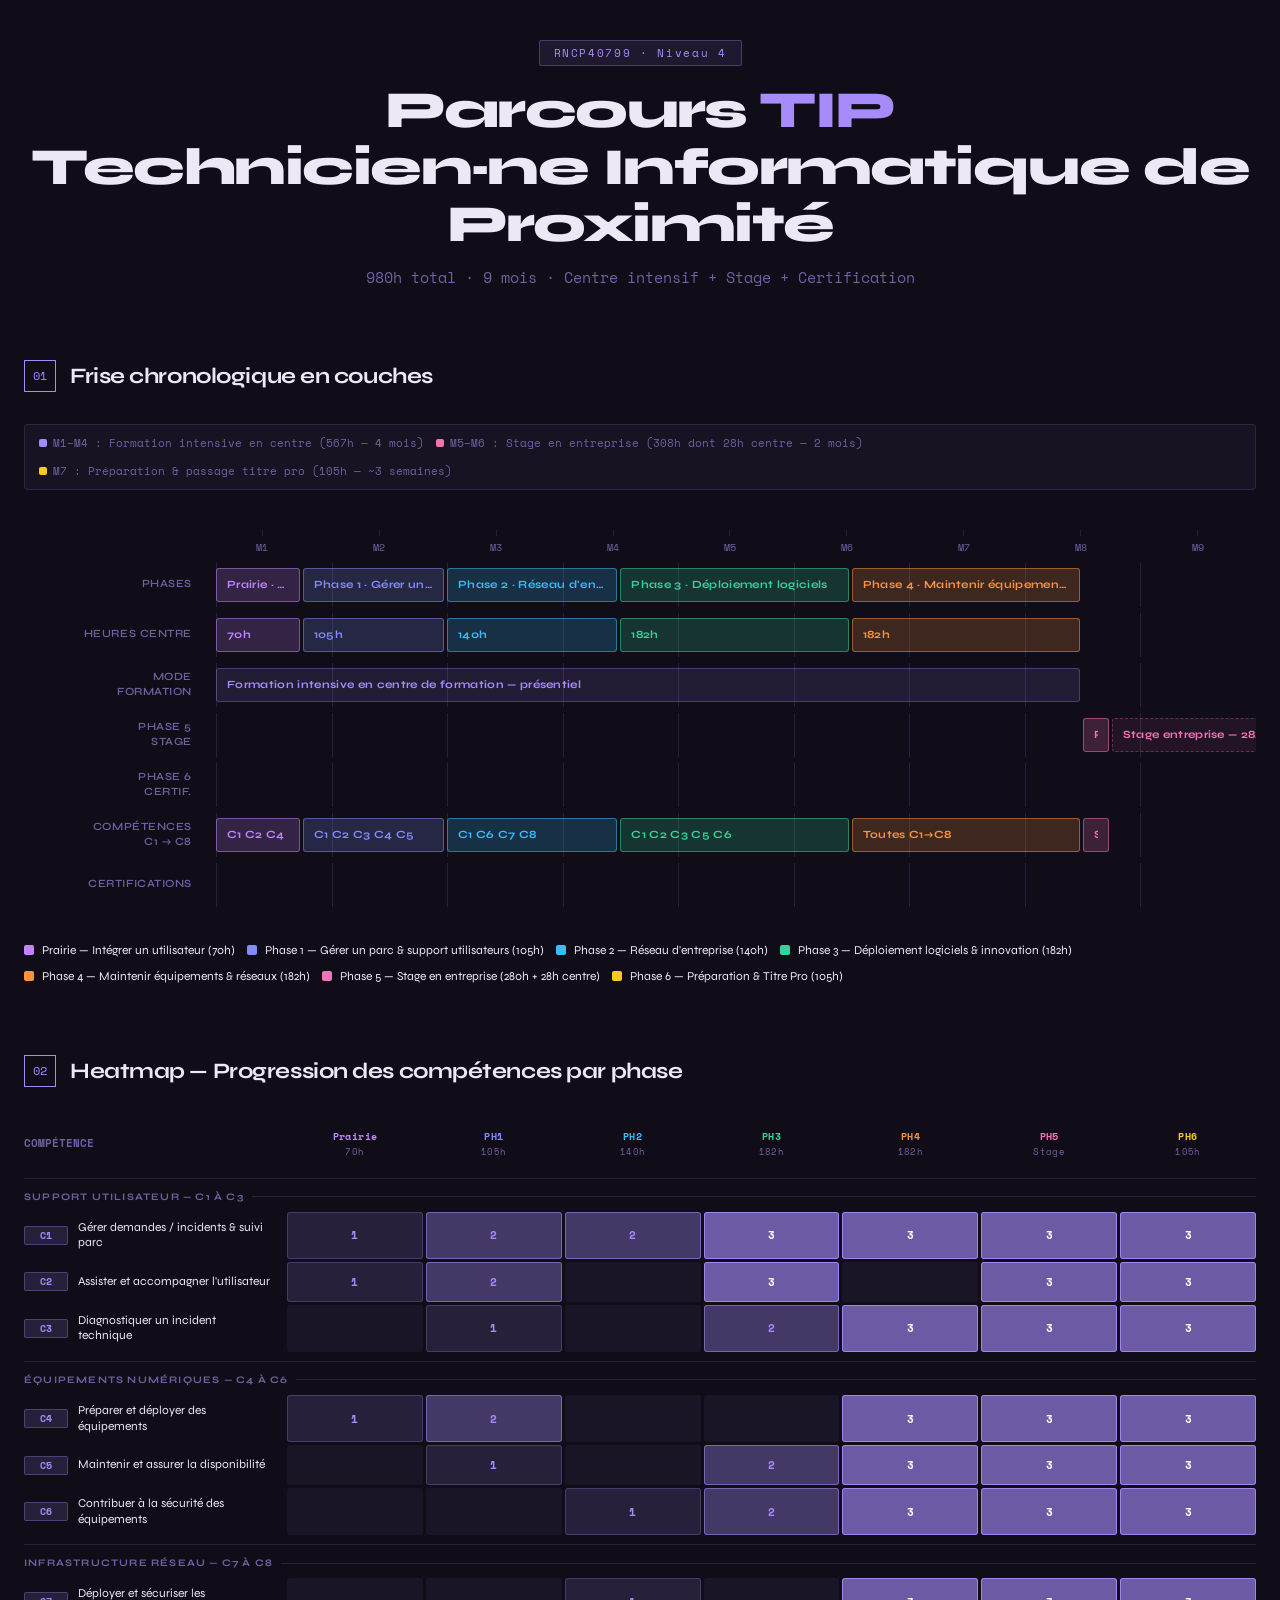
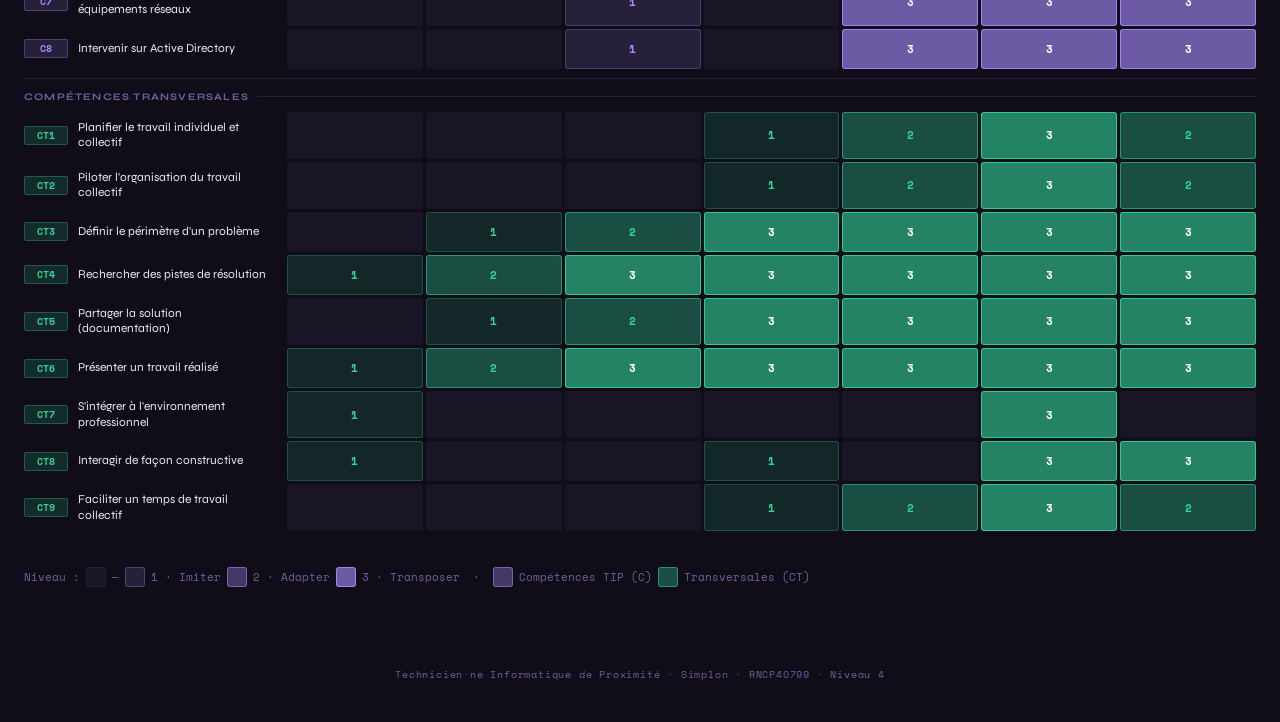
<file: TIP/index.html>
<!DOCTYPE html>
<html lang="fr">
<head>
<meta charset="UTF-8">
<meta name="viewport" content="width=device-width, initial-scale=1.0">
<title>Parcours TIP — Technicien·ne Informatique de Proximité</title>
<link href="https://fonts.googleapis.com/css2?family=Space+Mono:wght@400;700&family=Syne:wght@400;600;700;800&display=swap" rel="stylesheet">
<style>
  :root {
    --bg: #100d18;
    --surface: #1a1526;
    --border: #2a1f3a;
    --text: #ede8f5;
    --muted: #7060a0;
    --p0: #c084fc;
    --p1: #818cf8;
    --p2: #38bdf8;
    --p3: #34d399;
    --p4: #fb923c;
    --p5: #f472b6;
    --p6: #facc15;
    --accent: #a78bfa;
  }

  * { box-sizing: border-box; margin: 0; padding: 0; }

  body {
    background: var(--bg);
    color: var(--text);
    font-family: 'Syne', sans-serif;
    min-height: 100vh;
    padding: 40px 24px;
  }

  .header { text-align: center; margin-bottom: 64px; }
  .header-badge {
    display: inline-block;
    background: rgba(167,139,250,0.1);
    border: 1px solid rgba(167,139,250,0.3);
    color: var(--accent);
    font-family: 'Space Mono', monospace;
    font-size: 11px;
    letter-spacing: 0.15em;
    padding: 4px 14px;
    border-radius: 2px;
    margin-bottom: 16px;
  }
  h1 { font-size: clamp(28px,5vw,52px); font-weight: 800; letter-spacing: -0.03em; line-height: 1.1; margin-bottom: 12px; }
  h1 span { color: var(--accent); }
  .header-sub { color: var(--muted); font-size: 15px; font-family: 'Space Mono', monospace; }

  .section-title { display: flex; align-items: center; gap: 14px; margin-bottom: 32px; margin-top: 72px; }
  .section-title h2 { font-size: 22px; font-weight: 700; letter-spacing: -0.02em; }
  .section-num {
    width: 32px; height: 32px;
    border: 1px solid var(--accent);
    color: var(--accent);
    font-family: 'Space Mono', monospace;
    font-size: 12px;
    display: flex; align-items: center; justify-content: center;
    flex-shrink: 0;
  }

  /* ── FRISE ── */
  .timeline-wrapper { overflow-x: auto; padding-bottom: 16px; }
  .timeline { min-width: 860px; position: relative; padding: 24px 0 0; }

  .months-axis { display: grid; grid-template-columns: 180px repeat(9, 1fr); margin-bottom: 8px; }
  .month-tick {
    text-align: center; font-family: 'Space Mono', monospace;
    font-size: 10px; color: var(--muted); position: relative;
  }
  .month-tick::before {
    content: ''; display: block; width: 1px; height: 6px;
    background: var(--border); margin: 0 auto 4px;
  }

  .layers { display: flex; flex-direction: column; gap: 6px; }
  .layer-row { display: grid; grid-template-columns: 180px 1fr; align-items: center; gap: 12px; min-height: 44px; }
  .layer-label {
    font-size: 11px; font-weight: 600; letter-spacing: 0.05em;
    text-transform: uppercase; color: var(--muted);
    text-align: right; padding-right: 12px; line-height: 1.3;
  }
  .layer-track { position: relative; height: 100%; min-height: 44px; display: flex; align-items: center; }

  .grid-bg { position: absolute; inset: 0; display: grid; grid-template-columns: repeat(9, 1fr); }
  .grid-cell { border-left: 1px solid var(--border); }

  .segment {
    position: absolute; height: 34px; border-radius: 3px;
    display: flex; align-items: center; padding: 0 10px;
    font-size: 11px; font-weight: 700; letter-spacing: 0.03em;
    overflow: hidden; cursor: default;
    transition: filter 0.2s, transform 0.2s; white-space: nowrap;
  }
  .segment:hover { filter: brightness(1.25); transform: translateY(-2px); z-index: 10; }
  .segment-label { overflow: hidden; text-overflow: ellipsis; }

  .ph0 { background: rgba(192,132,252,0.2); border: 1px solid rgba(192,132,252,0.5); color: var(--p0); }
  .ph1 { background: rgba(129,140,248,0.2); border: 1px solid rgba(129,140,248,0.5); color: var(--p1); }
  .ph2 { background: rgba(56,189,248,0.2); border: 1px solid rgba(56,189,248,0.5); color: var(--p2); }
  .ph3 { background: rgba(52,211,153,0.2); border: 1px solid rgba(52,211,153,0.5); color: var(--p3); }
  .ph4 { background: rgba(251,146,60,0.2); border: 1px solid rgba(251,146,60,0.5); color: var(--p4); }
  .ph5 { background: rgba(244,114,182,0.2); border: 1px solid rgba(244,114,182,0.5); color: var(--p5); }
  .ph6 { background: rgba(250,204,21,0.2); border: 1px solid rgba(250,204,21,0.5); color: var(--p6); }

  .centre-seg { background: rgba(167,139,250,0.12); border: 1px solid rgba(167,139,250,0.3); color: var(--accent); }
  .stage-seg  { background: rgba(244,114,182,0.08); border: 1px dashed rgba(244,114,182,0.3); color: var(--p5); }

  .phase-legend { display: flex; flex-wrap: wrap; gap: 12px; margin-top: 24px; }
  .legend-item { display: flex; align-items: center; gap: 8px; font-size: 12px; }
  .legend-dot { width: 10px; height: 10px; border-radius: 2px; flex-shrink: 0; }

  /* ── HEATMAP ── */
  .heatmap-container { overflow-x: auto; padding-bottom: 16px; }
  .heatmap { min-width: 700px; }
  .heatmap-grid { display: grid; grid-template-columns: 260px repeat(7, 1fr); gap: 3px; }

  .hm-col-label {
    text-align: center; font-family: 'Space Mono', monospace;
    font-size: 10px; font-weight: 700; padding: 10px 4px; letter-spacing: 0.04em;
  }
  .hm-cell-label { display: flex; align-items: center; gap: 10px; padding: 8px 12px 8px 0; font-size: 12px; line-height: 1.3; }
  .hm-code {
    font-family: 'Space Mono', monospace; font-size: 10px;
    padding: 2px 5px; border-radius: 2px; flex-shrink: 0;
    font-weight: 700; min-width: 44px; text-align: center;
  }
  .code-c  { background: rgba(167,139,250,0.15); color: var(--accent); border: 1px solid rgba(167,139,250,0.3); }
  .code-ct { background: rgba(52,211,153,0.15); color: var(--p3); border: 1px solid rgba(52,211,153,0.3); }

  .hm-cell {
    border-radius: 3px; display: flex; align-items: center; justify-content: center;
    min-height: 40px; font-family: 'Space Mono', monospace; font-size: 11px; font-weight: 700;
    cursor: default; transition: transform 0.15s, filter 0.15s; position: relative;
  }
  .hm-cell:hover { transform: scale(1.06); filter: brightness(1.3); z-index: 5; }

  .lv0 { background: var(--surface); color: var(--border); }
  .lv1.c  { background: rgba(167,139,250,0.15); color: var(--accent); border: 1px solid rgba(167,139,250,0.25); }
  .lv2.c  { background: rgba(167,139,250,0.35); color: var(--accent); border: 1px solid rgba(167,139,250,0.55); }
  .lv3.c  { background: rgba(167,139,250,0.62); color: #fff; border: 1px solid rgba(167,139,250,0.9); }
  .lv1.ct { background: rgba(52,211,153,0.13); color: var(--p3); border: 1px solid rgba(52,211,153,0.25); }
  .lv2.ct { background: rgba(52,211,153,0.33); color: var(--p3); border: 1px solid rgba(52,211,153,0.55); }
  .lv3.ct { background: rgba(52,211,153,0.60); color: #fff; border: 1px solid rgba(52,211,153,0.9); }

  .hm-section-header {
    grid-column: 1 / -1; padding: 12px 0 6px;
    font-size: 10px; font-weight: 700; letter-spacing: 0.12em;
    text-transform: uppercase; color: var(--muted);
    border-top: 1px solid var(--border); margin-top: 6px;
    display: flex; align-items: center; gap: 8px;
  }
  .hm-section-header::after { content: ''; flex: 1; height: 1px; background: var(--border); }

  .hm-legend {
    display: flex; align-items: center; gap: 6px; margin-top: 20px;
    font-size: 11px; font-family: 'Space Mono', monospace; color: var(--muted); flex-wrap: wrap;
  }
  .hm-legend-box { width: 20px; height: 20px; border-radius: 3px; flex-shrink: 0; }

  /* ── TOOLTIP ── */
  #global-tooltip {
    position: fixed;
    background: #130f20;
    border: 1px solid rgba(167,139,250,0.2);
    padding: 12px 14px; font-size: 11px; border-radius: 6px;
    white-space: normal; pointer-events: none;
    z-index: 9999; font-family: 'Space Mono', monospace;
    color: var(--text); width: 290px;
    box-shadow: 0 8px 32px rgba(0,0,0,0.7);
    line-height: 1.5; opacity: 0; transition: opacity 0.12s;
  }
  #global-tooltip.visible { opacity: 1; }

  .tt-header { display: flex; align-items: center; gap: 8px; margin-bottom: 8px; padding-bottom: 8px; border-bottom: 1px solid var(--border); }
  .tt-phase-dot { width: 8px; height: 8px; border-radius: 50%; flex-shrink: 0; }
  .tt-title { font-size: 10px; font-weight: 700; letter-spacing: 0.08em; color: var(--accent); text-transform: uppercase; }
  .tt-level { margin-left: auto; font-size: 9px; padding: 2px 6px; border-radius: 2px; background: rgba(167,139,250,0.1); color: var(--accent); border: 1px solid rgba(167,139,250,0.2); white-space: nowrap; }
  .tt-section { margin-bottom: 7px; }
  .tt-section-label { font-size: 9px; letter-spacing: 0.1em; text-transform: uppercase; color: var(--muted); margin-bottom: 3px; }
  .tt-activities { list-style: none; padding: 0; }
  .tt-activities li { font-size: 10px; color: var(--text); padding: 2px 0 2px 10px; position: relative; line-height: 1.4; }
  .tt-activities li::before { content: '›'; position: absolute; left: 0; color: var(--muted); }
  .tt-tasks { font-size: 10px; color: rgba(237,232,245,0.65); line-height: 1.4; }
  .tt-tools { display: flex; flex-wrap: wrap; gap: 3px; margin-top: 2px; }
  .tt-tool { font-size: 9px; padding: 1px 5px; border-radius: 2px; background: rgba(167,139,250,0.1); border: 1px solid rgba(167,139,250,0.2); color: var(--accent); }
  .tt-empty { font-size: 10px; color: var(--muted); font-style: italic; }

  .footer { margin-top: 80px; text-align: center; font-family: 'Space Mono', monospace; font-size: 10px; color: var(--muted); letter-spacing: 0.08em; }

  /* Bandeau spécifique pour signaler la rupture de rythme */
  .timeline-band {
    display: flex; gap: 12px; flex-wrap: wrap;
    margin-bottom: 16px; padding: 10px 14px;
    background: rgba(167,139,250,0.05);
    border: 1px solid rgba(167,139,250,0.15);
    border-radius: 4px;
    font-family: 'Space Mono', monospace; font-size: 11px; color: var(--muted);
  }
  .timeline-band span { display: flex; align-items: center; gap: 6px; }
  .band-dot { width: 8px; height: 8px; border-radius: 2px; flex-shrink: 0; }
</style>
</head>
<body>

<div id="global-tooltip"></div>

<div class="header">
  <div class="header-badge">RNCP40799 · Niveau 4</div>
  <h1>Parcours <span>TIP</span><br>Technicien·ne Informatique de Proximité</h1>
  <p class="header-sub">980h total · 9 mois · Centre intensif + Stage + Certification</p>
</div>

<!-- ── FRISE ── -->
<div class="section-title">
  <div class="section-num">01</div>
  <h2>Frise chronologique en couches</h2>
</div>

<div class="timeline-band">
  <span><div class="band-dot" style="background:var(--accent);border:1px solid rgba(167,139,250,0.5)"></div>M1–M4 : Formation intensive en centre (567h — 4 mois)</span>
  <span><div class="band-dot" style="background:var(--p5);border:1px dashed rgba(244,114,182,0.4)"></div>M5–M6 : Stage en entreprise (308h dont 28h centre — 2 mois)</span>
  <span><div class="band-dot" style="background:var(--p6);border:1px solid rgba(250,204,21,0.4)"></div>M7 : Préparation & passage titre pro (105h — ~3 semaines)</span>
</div>

<div class="timeline-wrapper">
<div class="timeline">
  <div class="months-axis">
    <div class="label-spacer"></div>
    <div class="month-tick">M1</div><div class="month-tick">M2</div>
    <div class="month-tick">M3</div><div class="month-tick">M4</div>
    <div class="month-tick">M5</div><div class="month-tick">M6</div>
    <div class="month-tick">M7</div><div class="month-tick">M8</div>
    <div class="month-tick">M9</div>
  </div>
  <div class="layers" id="frise"></div>
</div>
</div>

<div class="phase-legend" style="margin-top:20px;">
  <div class="legend-item"><div class="legend-dot" style="background:var(--p0)"></div>Prairie — Intégrer un utilisateur (70h)</div>
  <div class="legend-item"><div class="legend-dot" style="background:var(--p1)"></div>Phase 1 — Gérer un parc & support utilisateurs (105h)</div>
  <div class="legend-item"><div class="legend-dot" style="background:var(--p2)"></div>Phase 2 — Réseau d'entreprise (140h)</div>
  <div class="legend-item"><div class="legend-dot" style="background:var(--p3)"></div>Phase 3 — Déploiement logiciels & innovation (182h)</div>
  <div class="legend-item"><div class="legend-dot" style="background:var(--p4)"></div>Phase 4 — Maintenir équipements & réseaux (182h)</div>
  <div class="legend-item"><div class="legend-dot" style="background:var(--p5)"></div>Phase 5 — Stage en entreprise (280h + 28h centre)</div>
  <div class="legend-item"><div class="legend-dot" style="background:var(--p6)"></div>Phase 6 — Préparation & Titre Pro (105h)</div>
</div>

<!-- ── HEATMAP ── -->
<div class="section-title">
  <div class="section-num">02</div>
  <h2>Heatmap — Progression des compétences par phase</h2>
</div>

<div class="heatmap-container">
<div class="heatmap">
  <div class="heatmap-grid" id="heatmap">
    <div class="hm-cell-label" style="font-size:11px;color:var(--muted);font-family:'Space Mono',monospace;font-weight:700;">COMPÉTENCE</div>
    <div class="hm-col-label" style="color:var(--p0)">Prairie<br><span style="font-weight:400;font-size:9px;color:var(--muted)">70h</span></div>
    <div class="hm-col-label" style="color:var(--p1)">PH1<br><span style="font-weight:400;font-size:9px;color:var(--muted)">105h</span></div>
    <div class="hm-col-label" style="color:var(--p2)">PH2<br><span style="font-weight:400;font-size:9px;color:var(--muted)">140h</span></div>
    <div class="hm-col-label" style="color:var(--p3)">PH3<br><span style="font-weight:400;font-size:9px;color:var(--muted)">182h</span></div>
    <div class="hm-col-label" style="color:var(--p4)">PH4<br><span style="font-weight:400;font-size:9px;color:var(--muted)">182h</span></div>
    <div class="hm-col-label" style="color:var(--p5)">PH5<br><span style="font-weight:400;font-size:9px;color:var(--muted)">Stage</span></div>
    <div class="hm-col-label" style="color:var(--p6)">PH6<br><span style="font-weight:400;font-size:9px;color:var(--muted)">105h</span></div>
  </div>
</div>
</div>

<div class="hm-legend" style="margin-top:20px;">
  <span>Niveau :</span>
  <div class="hm-legend-box lv0" style="border:1px solid var(--border)"></div><span>—</span>
  <div class="hm-legend-box" style="background:rgba(167,139,250,0.15);border:1px solid rgba(167,139,250,0.3)"></div><span>1 · Imiter</span>
  <div class="hm-legend-box" style="background:rgba(167,139,250,0.35);border:1px solid rgba(167,139,250,0.55)"></div><span>2 · Adapter</span>
  <div class="hm-legend-box" style="background:rgba(167,139,250,0.62);border:1px solid rgba(167,139,250,0.9)"></div><span>3 · Transposer</span>
  &nbsp;·&nbsp;
  <div class="hm-legend-box" style="background:rgba(167,139,250,0.35);border:1px solid rgba(167,139,250,0.5)"></div><span>Compétences TIP (C)</span>
  <div class="hm-legend-box" style="background:rgba(52,211,153,0.33);border:1px solid rgba(52,211,153,0.5)"></div><span>Transversales (CT)</span>
</div>

<div class="footer">
  Technicien·ne Informatique de Proximité · Simplon · RNCP40799 · Niveau 4
</div>

<script>
// ══════════════════════════════════════
// FRISE — 9 mois repères (7 mois effectifs)
// Prairie: M1 (0.75m) · PH1: M1-M2 (1.25m) · PH2: M2-M3 (1.5m)
// PH3: M3-M4 (2m) · PH4: M4-M5 (2m) · PH5: M5-M7 (2m) · PH6: M7 (0.75m)
// Total intensif : 4 mois → ~4/9 de la frise
// Stage : 2 mois → ~2/9
// Certif : ~3 semaines → ~0.75/9
// ══════════════════════════════════════
const totalMonths = 9;

const layers = [
  {
    label: "PHASES",
    segments: [
      { start:0,    dur:0.75, label:"Prairie · Intégrer un utilisateur", ph:"ph0" },
      { start:0.75, dur:1.25, label:"Phase 1 · Gérer un parc & support", ph:"ph1" },
      { start:2,    dur:1.5,  label:"Phase 2 · Réseau d'entreprise", ph:"ph2" },
      { start:3.5,  dur:2,    label:"Phase 3 · Déploiement logiciels", ph:"ph3" },
      { start:5.5,  dur:2,    label:"Phase 4 · Maintenir équipements & réseaux", ph:"ph4" },
      { start:5.5,  dur:0,    label:"",  ph:"ph4" }, // séparateur visuel
    ]
  },
  {
    label: "HEURES CENTRE",
    segments: [
      { start:0,    dur:0.75, label:"70h", ph:"ph0" },
      { start:0.75, dur:1.25, label:"105h", ph:"ph1" },
      { start:2,    dur:1.5,  label:"140h", ph:"ph2" },
      { start:3.5,  dur:2,    label:"182h", ph:"ph3" },
      { start:5.5,  dur:2,    label:"182h", ph:"ph4" },
    ]
  },
  {
    label: "MODE\nFORMATION",
    segments: [
      { start:0,   dur:7.5, label:"Formation intensive en centre de formation — présentiel", ph:"centre-seg" },
      { start:7.5, dur:0,   label:"", ph:"centre-seg"},
    ]
  },
  {
    label: "PHASE 5\nSTAGE",
    segments: [
      { start:7.5, dur:0.25, label:"Prép.", ph:"ph5" },
      { start:7.75, dur:1.5, label:"Stage entreprise — 280h", ph:"stage-seg" },
      { start:9.25, dur:0.25, label:"Retour", ph:"ph5" },
    ]
  },
  {
    label: "PHASE 6\nCERTIF.",
    segments: [
      { start:9.5, dur:0.75, label:"Préparation & Passage Titre Pro (105h)", ph:"ph6" },
    ]
  },
  {
    label: "COMPÉTENCES\nC1 → C8",
    segments: [
      { start:0,    dur:0.75, label:"C1 C2 C4", ph:"ph0" },
      { start:0.75, dur:1.25, label:"C1 C2 C3 C4 C5", ph:"ph1" },
      { start:2,    dur:1.5,  label:"C1 C6 C7 C8", ph:"ph2" },
      { start:3.5,  dur:2,    label:"C1 C2 C3 C5 C6", ph:"ph3" },
      { start:5.5,  dur:2,    label:"Toutes C1→C8", ph:"ph4" },
      { start:7.5,  dur:0.25, label:"Selon mission", ph:"ph5" },
      { start:9.5,  dur:0.75, label:"Toutes C1→C8", ph:"ph6" },
    ]
  },
  {
    label: "CERTIFICATIONS",
    segments: [
      { start:9.5, dur:0.75, label:"Passage Titre Pro RNCP40799", ph:"ph4" },
    ]
  }
];

const friseEl = document.getElementById('frise');

layers.forEach(layer => {
  const row = document.createElement('div');
  row.className = 'layer-row';
  const labelEl = document.createElement('div');
  labelEl.className = 'layer-label';
  labelEl.style.whiteSpace = 'pre-line';
  labelEl.textContent = layer.label;
  row.appendChild(labelEl);

  const track = document.createElement('div');
  track.className = 'layer-track';
  const gridBg = document.createElement('div');
  gridBg.className = 'grid-bg';
  for (let i = 0; i < totalMonths; i++) {
    const cell = document.createElement('div');
    cell.className = 'grid-cell';
    gridBg.appendChild(cell);
  }
  track.appendChild(gridBg);

  layer.segments.forEach(seg => {
    if (seg.dur === 0) return;
    const el = document.createElement('div');
    el.className = `segment ${seg.ph}`;
    el.style.left  = `${(seg.start / totalMonths) * 100}%`;
    el.style.width = `calc(${(seg.dur / totalMonths) * 100}% - 3px)`;
    el.innerHTML   = `<span class="segment-label">${seg.label}</span>`;
    track.appendChild(el);
  });

  row.appendChild(track);
  friseEl.appendChild(row);
});

// ══════════════════════════════════════
// HEATMAP — 7 colonnes [Prairie, PH1, PH2, PH3, PH4, PH5-Stage, PH6]
// ══════════════════════════════════════

const phNames  = ["Prairie","Phase 1 · Parc & Support","Phase 2 · Réseau","Phase 3 · Logiciels & Innovation","Phase 4 · Maintenance avancée","Phase 5 · Stage entreprise","Phase 6 · Titre Pro"];
const phColors = ["#c084fc","#818cf8","#38bdf8","#34d399","#fb923c","#f472b6","#facc15"];
const levelLabels = ["—","Niveau 1 · Imiter","Niveau 2 · Adapter","Niveau 3 · Transposer"];

const heatmapData = {
  sections: [
    {
      title: "Support utilisateur — C1 à C3",
      type: "c",
      rows: [
        {
          code:"C1", label:"Gérer demandes / incidents & suivi parc", levels:[1,2,2,3,3,3,3],
          activities:[
            { acts:["Prise de poste","Ticket utilisateur basique","Suivi parc"], tasks:"Configuration d'un poste de travail, gestion d'un premier ticket, initiation au suivi du parc informatique.", tools:["GLPI","Windows","Documentation"] },
            { acts:["Gestion inventaire","Support N1 documenté","Ticketing ITIL"], tasks:"Gestion du parc via outil d'inventaire, traitement des tickets incidents selon les procédures ITIL.", tools:["GLPI","OCS Inventory","Freshdesk"] },
            { acts:["Gestion incidents réseau","Suivi parc étendu"], tasks:"Gestion des incidents liés au réseau, mise à jour du parc lors d'évolutions d'infrastructure.", tools:["GLPI","Zabbix","Nagios"] },
            { acts:["Incidents applicatifs","Gestion tickets complexes"], tasks:"Gestion des demandes liées aux déploiements logiciels, incidents nouveaux non documentés.", tools:["GLPI","Freshdesk","Confluence"] },
            { acts:["Incidents avancés","Base de connaissances","Reporting"], tasks:"Résolution d'incidents complexes, alimentation de la base de connaissances, compte-rendu d'intervention.", tools:["GLPI","Confluence","Zabbix"] },
            { acts:["Support en situation réelle","Gestion parc entreprise"], tasks:"Mobilisation en conditions réelles : gestion des demandes et incidents en entreprise.", tools:["Outil ITSM entreprise","Documentation"] },
            { acts:["Révision pour l'examen","Simulation mise en situation"], tasks:"Préparation à la mise en situation jury, révision des procédures de gestion des incidents.", tools:["GLPI","Documentation","PowerPoint"] },
          ]
        },
        {
          code:"C2", label:"Assister et accompagner l'utilisateur", levels:[1,2,0,3,0,3,3],
          activities:[
            { acts:["Config poste nouveau collaborateur","Formation prise en main"], tasks:"Préparation d'un poste pour un nouveau collaborateur, accompagnement à la prise en main du matériel et des logiciels.", tools:["Windows","M365","TeamViewer"] },
            { acts:["Support utilisateur N1","Assistance périphériques","Formation bureautique"], tasks:"Support de niveau 1 sur les usages bureautiques, assistance à la configuration de périphériques.", tools:["AnyDesk","M365","LibreOffice"] },
            null,
            { acts:["Accompagnement nouveau logiciel","Documentation utilisateur","Super utilisateur"], tasks:"Accompagnement des collaborateurs à l'adoption d'un nouveau logiciel, création de documentation et guides.", tools:["Confluence","PowerPoint","Notion"] },
            null,
            { acts:["Assistance utilisateurs en entreprise"], tasks:"Accompagnement des utilisateurs en situation réelle : prise en main, formation, réponse aux questions.", tools:["Outil ITSM","Documentation","TeamViewer"] },
            { acts:["Simulation entretien jury","Démonstration assistance"], tasks:"Préparation à la mise en situation : simulation d'un accompagnement utilisateur devant le jury.", tools:["Windows","M365","PowerPoint"] },
          ]
        },
        {
          code:"C3", label:"Diagnostiquer un incident technique", levels:[0,1,0,2,3,3,3],
          activities:[
            null,
            { acts:["Diagnostic composant","Remplacement disque dur","Démarche structurée"], tasks:"Application d'une démarche de diagnostic structurée, identification et remplacement de composants défectueux.", tools:["CrystalDiskInfo","MemTest86","Gestionnaire des tâches"] },
            null,
            { acts:["Diagnostic applicatif","Incidents non documentés","Résolution autonome"], tasks:"Diagnostic d'incidents applicatifs, résolution de problèmes nouveaux par démarche inductive.", tools:["Observateur événements","Process Monitor","Documentation"] },
            { acts:["Diagnostic avancé","Incidents réseau complexes","Urgences terrain"], tasks:"Diagnostic approfondi d'incidents matériels et réseau complexes, interventions en urgence.", tools:["Wireshark","ipconfig/tracert","Zabbix"] },
            { acts:["Diagnostic en entreprise"], tasks:"Diagnostic d'incidents dans les conditions réelles de l'entreprise.", tools:["Outils entreprise","Documentation","GLPI"] },
            { acts:["Simulation diagnostic jury"], tasks:"Mise en situation de diagnostic devant le jury d'examen.", tools:["Matériel de diagnostic","Documentation"] },
          ]
        },
      ]
    },
    {
      title: "Équipements numériques — C4 à C6",
      type: "c",
      rows: [
        {
          code:"C4", label:"Préparer et déployer des équipements", levels:[1,2,0,0,3,3,3],
          activities:[
            { acts:["Installation Windows","Configuration logiciels","Paramétrage boîte mail"], tasks:"Installation et configuration d'un OS, installation des logiciels et périphériques, configuration de la messagerie.", tools:["Windows","M365","AnyDesk"] },
            { acts:["Déploiement flotte","Config OS multiples","Sauvegarde/restauration"], tasks:"Installation et configuration d'une flotte d'ordinateurs, gestion des images système.", tools:["Windows","Linux","Clonezilla"] },
            null, null,
            { acts:["Déploiement avancé","Régie nouveau site","Recommandation équipements"], tasks:"Déploiement d'équipements sur un nouveau site, recommandation de solutions adaptées aux besoins.", tools:["Windows","Linux","MDM"] },
            { acts:["Déploiement en entreprise"], tasks:"Mise en service des équipements numériques dans les conditions réelles.", tools:["OS entreprise","MDM","Documentation"] },
            { acts:["Révision déploiement pour examen"], tasks:"Préparation à la mise en situation de déploiement devant le jury.", tools:["Windows","Linux","Documentation"] },
          ]
        },
        {
          code:"C5", label:"Maintenir et assurer la disponibilité", levels:[0,1,0,2,3,3,3],
          activities:[
            null,
            { acts:["Sauvegarde/restauration","Remplacement composant","Maintenance préventive"], tasks:"Mise en oeuvre des sauvegardes, remplacement de composants défectueux (RAM, disque), maintenance préventive.", tools:["Clonezilla","CrystalDiskInfo","Tournevis précision"] },
            null,
            { acts:["Maintien disponibilité logiciels","Mises à jour sécurité","Supervision basique"], tasks:"Gestion des mises à jour applicatives, maintien de la disponibilité des outils déployés.", tools:["WSUS","Ninite","GLPI"] },
            { acts:["Maintenance corrective avancée","Supervision réseau","Protection antivirus"], tasks:"Réparations avancées (carte graphique, processeur), supervision du réseau, gestion des antivirus.", tools:["Zabbix","Nagios","Kaspersky","ESET"] },
            { acts:["Maintenance en entreprise"], tasks:"Maintenance des équipements dans les conditions réelles de l'entreprise.", tools:["Outils entreprise","Documentation"] },
            { acts:["Révision maintenance pour examen"], tasks:"Préparation à l'épreuve de maintenance devant le jury.", tools:["Matériel","Documentation","GLPI"] },
          ]
        },
        {
          code:"C6", label:"Contribuer à la sécurité des équipements", levels:[0,0,1,2,3,3,3],
          activities:[
            null, null,
            { acts:["Sécurité basique réseau","Pare-feu Windows","RGPD sensibilisation"], tasks:"Configuration du pare-feu, sensibilisation à la sécurité des données, premières mesures de sécurisation.", tools:["Windows Defender","Kaspersky","Documentation"] },
            { acts:["Politique sécurité","IAGen et sécurité","Sensibilisation utilisateurs"], tasks:"Application et diffusion de la politique de sécurité, accompagnement des utilisateurs aux bonnes pratiques d'hygiène informatique.", tools:["GPO","Windows Defender","PowerPoint"] },
            { acts:["Sécurité avancée","Intervention poste infecté","Mises à jour sécurisées"], tasks:"Intervention en urgence sur un poste infecté, mise en place de solutions de protection avancées.", tools:["Kaspersky","ESET","Windows Server"] },
            { acts:["Sécurité en entreprise"], tasks:"Mise en oeuvre des mesures de sécurité dans les conditions réelles de l'entreprise.", tools:["Antivirus entreprise","GPO","Documentation"] },
            { acts:["Révision sécurité pour examen"], tasks:"Préparation aux questions de sécurité lors de l'entretien technique du jury.", tools:["Documentation","Checklists ANSSI"] },
          ]
        },
      ]
    },
    {
      title: "Infrastructure réseau — C7 à C8",
      type: "c",
      rows: [
        {
          code:"C7", label:"Déployer et sécuriser les équipements réseaux", levels:[0,0,1,0,3,3,3],
          activities:[
            null, null,
            { acts:["Config routeur/switch","VLAN basique","Tests câblage RJ45"], tasks:"Configuration des équipements réseau actifs, tests de câblage, mise en place de VLANs basiques.", tools:["Cisco","RJ45 testeur","ipconfig/tracert"] },
            null,
            { acts:["Renouvellement équipements réseau","Config avancée","Sécurisation réseau"], tasks:"Renouvellement et installation d'une infrastructure réseau, configuration avancée des équipements, sécurisation.", tools:["Cisco","Windows Server 2022","Wireshark"] },
            { acts:["Réseau en entreprise"], tasks:"Déploiement et sécurisation des équipements réseau dans les conditions réelles.", tools:["Équipements entreprise","Documentation"] },
            { acts:["Révision réseau pour examen"], tasks:"Préparation à la mise en situation réseau devant le jury.", tools:["Cisco","Wireshark","Documentation"] },
          ]
        },
        {
          code:"C8", label:"Intervenir sur Active Directory", levels:[0,0,1,0,3,3,3],
          activities:[
            null, null,
            { acts:["Création comptes AD","Gestion droits d'accès","GPO basique"], tasks:"Intégration de nouveaux utilisateurs sur Active Directory, gestion des droits d'accès et des GPO.", tools:["Active Directory","ADsys","Windows Server 2022"] },
            null,
            { acts:["AD avancé","Gestion OUs","Audit sécurité AD"], tasks:"Administration avancée de l'annuaire, gestion des unités organisationnelles, audit et sécurisation.", tools:["Active Directory","Windows Server 2022","PowerShell"] },
            { acts:["AD en entreprise"], tasks:"Administration de l'annuaire Active Directory dans les conditions réelles de l'entreprise.", tools:["Active Directory","Windows Server"] },
            { acts:["Révision AD pour examen"], tasks:"Préparation aux questions sur Active Directory lors de l'entretien technique.", tools:["Active Directory","PowerShell","Documentation"] },
          ]
        },
      ]
    },
    {
      title: "Compétences Transversales",
      type: "ct",
      rows: [
        {
          code:"CT1", label:"Planifier le travail individuel et collectif", levels:[0,0,0,1,2,3,2],
          activities:[
            null, null, null,
            { acts:["Organisation déploiement logiciels","Planification accompagnement"], tasks:"Planification de l'accompagnement de plusieurs utilisateurs, organisation du déploiement d'un nouveau logiciel.", tools:["Trello","Jira","Outlook"] },
            { acts:["Planification interventions","Coordination équipe SI"], tasks:"Planification des interventions maintenance, coordination avec l'équipe SI du site.", tools:["Jira","Trello","Outlook"] },
            { acts:["Organisation stage","Gestion mission entreprise"], tasks:"Organisation de la recherche d'entreprise, planification de la prise de poste et des missions.", tools:["Notion","Outlook","GLPI"] },
            { acts:["Planification préparation examen"], tasks:"Organisation de la préparation au titre professionnel, planning de révision.", tools:["Notion","Calendrier","Word"] },
          ]
        },
        {
          code:"CT2", label:"Piloter l'organisation du travail collectif", levels:[0,0,0,1,2,3,2],
          activities:[
            null, null, null,
            { acts:["Coordination formation utilisateurs","Animation groupe"], tasks:"Organisation de sessions de formation collectives, coordination avec les équipes métier.", tools:["Teams","Trello","PowerPoint"] },
            { acts:["Coordination équipe SI","Reporting interventions"], tasks:"Coordination avec l'équipe SI, compte-rendu des interventions, pilotage des priorités.", tools:["GLPI","Teams","Outlook"] },
            { acts:["Intégration équipe IT","Participation à l'organisation"], tasks:"Intégration dans l'équipe technique de l'entreprise, contribution à l'organisation collective.", tools:["Outil interne","Teams","GLPI"] },
            { acts:["Dossier professionnel","Préparation collective"], tasks:"Rédaction du dossier professionnel, préparation collective à l'examen.", tools:["Word","Teams","PowerPoint"] },
          ]
        },
        {
          code:"CT3", label:"Définir le périmètre d'un problème", levels:[0,1,2,3,3,3,3],
          activities:[
            null,
            { acts:["Diagnostic incident utilisateur","Identification périmètre"], tasks:"Identification du périmètre d'un incident par questionnement structuré de l'utilisateur.", tools:["GLPI","Documentation","Téléphone"] },
            { acts:["Périmètre incident réseau","Qualification problème AD"], tasks:"Qualification du périmètre d'un incident réseau ou d'un problème d'annuaire.", tools:["ping/tracert","AD","Zabbix"] },
            { acts:["Périmètre incident applicatif","Cas non documentés"], tasks:"Définition du périmètre d'incidents nouveaux et non documentés, démarche inductive.", tools:["Observateur événements","Documentation","GLPI"] },
            { acts:["Périmètre incidents complexes","Analyse urgences"], tasks:"Qualification rapide du périmètre lors d'interventions urgentes, analyse de la portée.", tools:["Zabbix","Wireshark","GLPI"] },
            { acts:["Diagnostic en autonomie"], tasks:"Qualification des problèmes rencontrés en entreprise en toute autonomie.", tools:["Outils entreprise","Documentation"] },
            { acts:["Simulation jury — diagnostic"], tasks:"Définition précise du périmètre du problème lors de la mise en situation examen.", tools:["Matériel","Documentation"] },
          ]
        },
        {
          code:"CT4", label:"Rechercher des pistes de résolution", levels:[1,2,3,3,3,3,3],
          activities:[
            { acts:["Démarche résolution basique","Documentation technique"], tasks:"Application d'une démarche de résolution de problèmes structurée, utilisation de la documentation technique.", tools:["Google","Documentation","Stack Overflow"] },
            { acts:["Recherche solution incidents","Diagnostics comparatifs"], tasks:"Recherche méthodique de solutions pour des pannes matérielles et logicielles.", tools:["Google","Documentation constructeur","Forums techniques"] },
            { acts:["Recherche solution réseau","Base de connaissances"], tasks:"Recherche de solutions pour les incidents réseau et AD, alimentation de la base de connaissances.", tools:["Documentation Cisco","Microsoft Docs","GLPI"] },
            { acts:["Recherche cas non documentés","Veille technique"], tasks:"Recherche de solutions pour des problèmes nouveaux, utilisation des ressources IA génératives.", tools:["Google","ChatGPT","Documentation"] },
            { acts:["Résolution urgences","Diagnostics complexes"], tasks:"Recherche et application rapide de solutions lors d'urgences techniques.", tools:["Google","Documentation","Zabbix"] },
            { acts:["Résolution en autonomie"], tasks:"Recherche et application de solutions en conditions réelles d'entreprise.", tools:["Ressources entreprise","Google","Documentation"] },
            { acts:["Révision pour examen","Questions ouvertes"], tasks:"Préparation aux questions ouvertes de l'entretien technique du jury.", tools:["Documentation","Fiches révision"] },
          ]
        },
        {
          code:"CT5", label:"Partager la solution (documentation)", levels:[0,1,2,3,3,3,3],
          activities:[
            null,
            { acts:["Documentation incident","Mise à jour inventaire","Compte-rendu ticket"], tasks:"Documentation des interventions dans l'outil de ticketing, mise à jour de l'inventaire.", tools:["GLPI","Confluence","Word"] },
            { acts:["Documentation réseau","Procédures AD"], tasks:"Documentation des configurations réseau et des procédures Active Directory.", tools:["Confluence","Word","draw.io"] },
            { acts:["Documentation logiciel","Guide utilisateur","Base de connaissances"], tasks:"Rédaction de documentation utilisateur pour les nouveaux logiciels, alimentation de la base de connaissances.", tools:["Confluence","Notion","Word"] },
            { acts:["Documentation interventions avancées","REX"], tasks:"Documentation des interventions complexes, retours d'expérience, recommandations.", tools:["Confluence","GLPI","Word"] },
            { acts:["Rapport de stage","Journal de bord"], tasks:"Rédaction du rapport de stage, documentation des missions réalisées.", tools:["Word","Notion","Confluence"] },
            { acts:["Dossier professionnel"], tasks:"Constitution du dossier professionnel pour le passage du titre.", tools:["Word","PowerPoint","Confluence"] },
          ]
        },
        {
          code:"CT6", label:"Présenter un travail réalisé", levels:[1,2,3,3,3,3,3],
          activities:[
            { acts:["Restitution Prairie","Présentation poste configuré"], tasks:"Présentation du poste de travail préparé, démonstration, réponse aux questions.", tools:["PowerPoint","Teams"] },
            { acts:["Présentation résultats phase 1","Soutenance intermédiaire"], tasks:"Présentation des projets réalisés, démonstration des interventions, réponse aux questions.", tools:["PowerPoint","Teams"] },
            { acts:["Présentation réseau","Démonstration AD"], tasks:"Présentation des configurations réseau et Active Directory, démonstration live.", tools:["PowerPoint","draw.io","Teams"] },
            { acts:["Présentation déploiement logiciel","Formation utilisateurs"], tasks:"Présentation du déploiement réalisé, animation d'une session de formation.", tools:["PowerPoint","Confluence","Teams"] },
            { acts:["Présentation maintenance","Bilan interventions"], tasks:"Présentation des interventions de maintenance avancées, bilan des résolutions.", tools:["PowerPoint","GLPI","Teams"] },
            { acts:["Soutenance rapport de stage"], tasks:"Soutenance orale du rapport de stage devant la promotion (10-15 min).", tools:["PowerPoint","Teams"] },
            { acts:["Soutenance titre professionnel","Entretien technique jury"], tasks:"Mise en situation devant le jury, entretien technique, réponse aux questions ouvertes.", tools:["PowerPoint","Matériel","Documentation"] },
          ]
        },
        {
          code:"CT7", label:"S'intégrer à l'environnement professionnel", levels:[1,0,0,0,0,3,0],
          activities:[
            { acts:["Découverte métier TIP","Veille professionnelle","Règlement intérieur"], tasks:"Intégration à la promotion, découverte du métier via analyse de fiches de poste, mise en place de la veille.", tools:["Simplonline","Discord","LinkedIn"] },
            null, null, null, null,
            { acts:["Prise de poste entreprise","Intégration équipe IT","Codes professionnels"], tasks:"Intégration dans l'équipe IT de l'entreprise, compréhension de l'organisation, adoption des codes pros.", tools:["Outils entreprise","Teams","GLPI"] },
            null,
          ]
        },
        {
          code:"CT8", label:"Interagir de façon constructive", levels:[1,0,0,1,0,3,3],
          activities:[
            { acts:["Communication promotion","Pair learning","Feedback bienveillant"], tasks:"Communication bienveillante au sein de la promotion, apprentissage par les pairs.", tools:["Discord","Teams"] },
            null, null,
            { acts:["Communication avec utilisateurs","Pédagogie adoption logiciel"], tasks:"Interactions respectueuses avec les utilisateurs lors des formations et du support.", tools:["Teams","Outlook","PowerPoint"] },
            null,
            { acts:["Interactions équipe entreprise","Communication hiérarchique"], tasks:"Interactions professionnelles avec l'équipe IT et les utilisateurs en entreprise.", tools:["Teams","Outlook","GLPI"] },
            { acts:["Communication jury","Entretien professionnel"], tasks:"Communication professionnelle lors de la mise en situation et de l'entretien avec le jury.", tools:["PowerPoint","Documentation"] },
          ]
        },
        {
          code:"CT9", label:"Faciliter un temps de travail collectif", levels:[0,0,0,1,2,3,2],
          activities:[
            null, null, null,
            { acts:["Animation formation utilisateurs","Organisation sessions groupe"], tasks:"Facilitation des sessions de formation collectives, gestion des échanges entre participants.", tools:["Teams","Miro","PowerPoint"] },
            { acts:["Coordination équipe SI","Facilitation interventions collectives"], tasks:"Facilitation des interventions en équipe, communication constructive avec les équipes du site.", tools:["Teams","GLPI","Outlook"] },
            { acts:["Facilitation en entreprise"], tasks:"Animation de réunions ou ateliers dans l'équipe IT de l'entreprise.", tools:["Teams","Miro","Outils entreprise"] },
            { acts:["Facilitation préparation collective"], tasks:"Organisation collective de la préparation à l'examen.", tools:["Teams","Miro","Word"] },
          ]
        },
      ]
    }
  ]
};

// ─── TOOLTIP ───
const gTooltip = document.getElementById('global-tooltip');
let ttVisible = false;

function buildTooltipHTML(phIdx, code, lv, actData) {
  const lvLabel = levelLabels[lv];
  const phName  = phNames[phIdx];
  const phColor = phColors[phIdx];

  let inner = `
    <div class="tt-header">
      <div class="tt-phase-dot" style="background:${phColor}"></div>
      <div class="tt-title">${phName}</div>
      <div class="tt-level">${lvLabel}</div>
    </div>`;

  if (!actData) {
    inner += `<div class="tt-empty">Compétence non mobilisée dans cette phase.</div>`;
  } else {
    if (actData.acts?.length) {
      inner += `<div class="tt-section">
        <div class="tt-section-label">Activités</div>
        <ul class="tt-activities">${actData.acts.map(a => `<li>${a}</li>`).join('')}</ul>
      </div>`;
    }
    if (actData.tasks) {
      inner += `<div class="tt-section">
        <div class="tt-section-label">Tâches type</div>
        <div class="tt-tasks">${actData.tasks}</div>
      </div>`;
    }
    if (actData.tools?.length) {
      inner += `<div class="tt-section">
        <div class="tt-section-label">Outils envisagés</div>
        <div class="tt-tools">${actData.tools.map(t => `<span class="tt-tool">${t}</span>`).join('')}</div>
      </div>`;
    }
  }
  return inner;
}

function showTooltip(e, html) {
  gTooltip.innerHTML = html;
  gTooltip.classList.add('visible');
  ttVisible = true;
  positionTooltip(e);
}
function hideTooltip() {
  gTooltip.classList.remove('visible');
  ttVisible = false;
}
function positionTooltip(e) {
  const margin = 12;
  const tw = gTooltip.offsetWidth;
  const th = gTooltip.offsetHeight;
  let x = e.clientX + margin;
  let y = e.clientY - th / 2;
  if (x + tw > window.innerWidth  - margin) x = e.clientX - tw - margin;
  if (y < margin)                           y = margin;
  if (y + th > window.innerHeight - margin) y = window.innerHeight - th - margin;
  gTooltip.style.left = x + 'px';
  gTooltip.style.top  = y + 'px';
}
document.addEventListener('mousemove', e => { if (ttVisible) positionTooltip(e); });

// ─── RENDER HEATMAP ───
const hmGrid = document.getElementById('heatmap');

heatmapData.sections.forEach(section => {
  const sh = document.createElement('div');
  sh.className = 'hm-section-header';
  sh.textContent = section.title;
  hmGrid.appendChild(sh);

  section.rows.forEach(row => {
    const labelCell = document.createElement('div');
    labelCell.className = 'hm-cell-label';
    const codeSpan = document.createElement('span');
    codeSpan.className = `hm-code code-${section.type}`;
    codeSpan.textContent = row.code;
    labelCell.appendChild(codeSpan);
    labelCell.appendChild(document.createTextNode(row.label));
    hmGrid.appendChild(labelCell);

    row.levels.forEach((lv, i) => {
      const cell = document.createElement('div');
      const extraClass = lv > 0 ? ` ${section.type}` : '';
      cell.className = `hm-cell lv${lv}${extraClass}`;
      if (lv > 0) cell.textContent = lv;
      const actData = row.activities ? row.activities[i] : null;
      const html = buildTooltipHTML(i, row.code, lv, actData);
      cell.addEventListener('mouseenter', e => showTooltip(e, html));
      cell.addEventListener('mouseleave', hideTooltip);
      hmGrid.appendChild(cell);
    });
  });
});
</script>
</body>
</html>
</file>
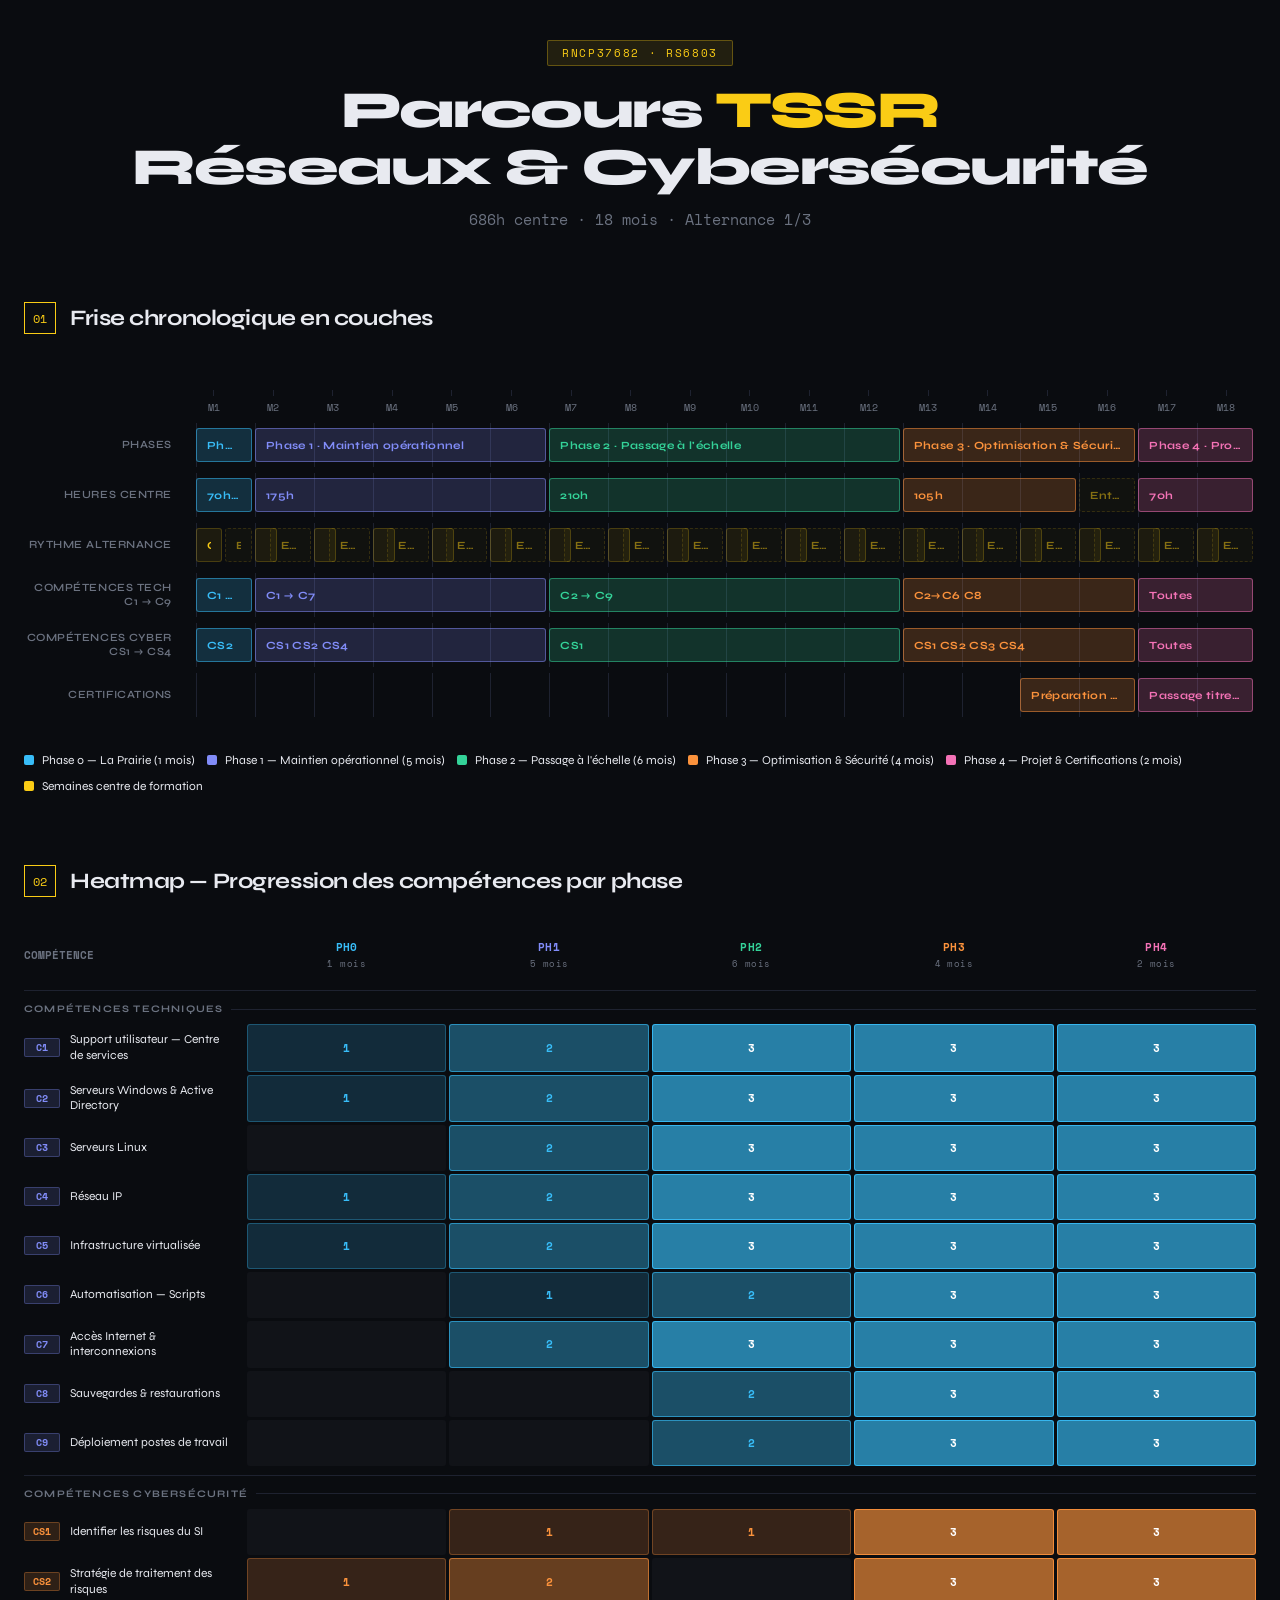
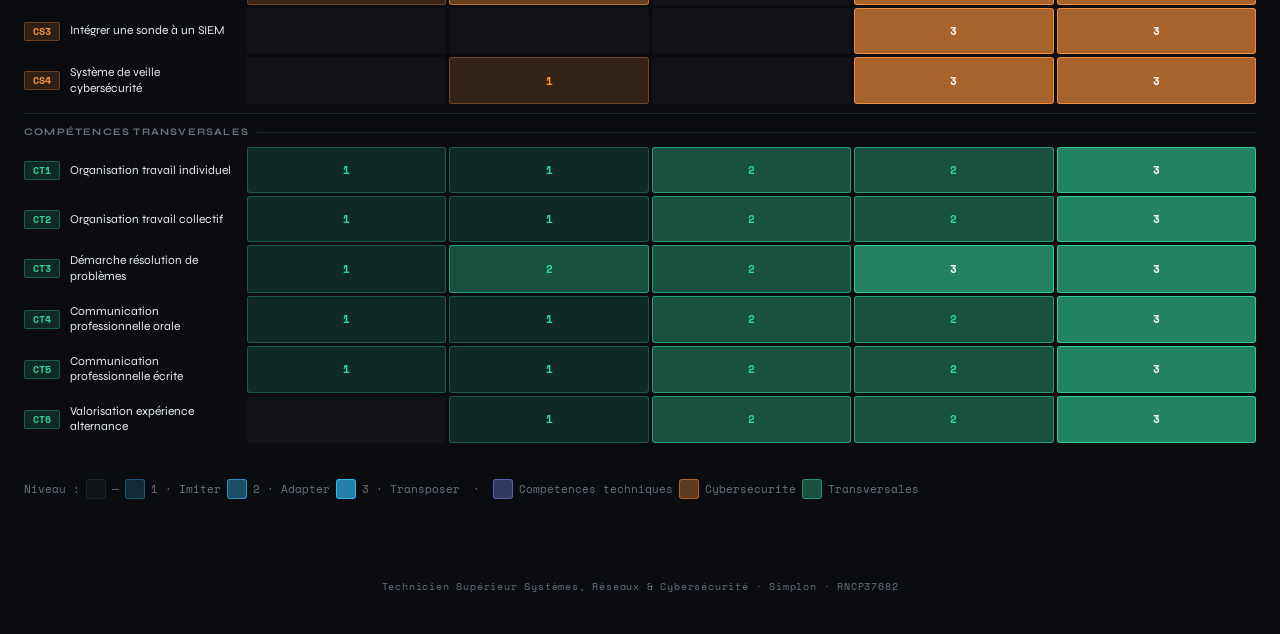
<file: TSSR/index.html>
<!DOCTYPE html>
<html lang="fr">
<head>
<meta charset="UTF-8">
<meta name="viewport" content="width=device-width, initial-scale=1.0">
<title>Parcours TSSR — Visuels pédagogiques</title>
<link href="https://fonts.googleapis.com/css2?family=Space+Mono:wght@400;700&family=Syne:wght@400;600;700;800&display=swap" rel="stylesheet">
<style>
  :root {
    --bg: #0a0c10;
    --surface: #111318;
    --border: #1e2230;
    --text: #e8eaf0;
    --muted: #6b7280;
    --p0: #38bdf8;
    --p1: #818cf8;
    --p2: #34d399;
    --p3: #fb923c;
    --p4: #f472b6;
    --accent: #facc15;
  }

  * { box-sizing: border-box; margin: 0; padding: 0; }

  body {
    background: var(--bg);
    color: var(--text);
    font-family: 'Syne', sans-serif;
    min-height: 100vh;
    padding: 40px 24px;
  }

  /* ── HEADER ── */
  .header {
    text-align: center;
    margin-bottom: 64px;
  }
  .header-badge {
    display: inline-block;
    background: rgba(250,204,21,0.1);
    border: 1px solid rgba(250,204,21,0.3);
    color: var(--accent);
    font-family: 'Space Mono', monospace;
    font-size: 11px;
    letter-spacing: 0.15em;
    padding: 4px 14px;
    border-radius: 2px;
    margin-bottom: 16px;
  }
  h1 {
    font-size: clamp(28px, 5vw, 52px);
    font-weight: 800;
    letter-spacing: -0.03em;
    line-height: 1.1;
    margin-bottom: 12px;
  }
  h1 span { color: var(--accent); }
  .header-sub {
    color: var(--muted);
    font-size: 15px;
    font-family: 'Space Mono', monospace;
  }

  /* ── SECTION TITLES ── */
  .section-title {
    display: flex;
    align-items: center;
    gap: 14px;
    margin-bottom: 32px;
    margin-top: 72px;
  }
  .section-title h2 {
    font-size: 22px;
    font-weight: 700;
    letter-spacing: -0.02em;
  }
  .section-num {
    width: 32px; height: 32px;
    border: 1px solid var(--accent);
    color: var(--accent);
    font-family: 'Space Mono', monospace;
    font-size: 12px;
    display: flex; align-items: center; justify-content: center;
    flex-shrink: 0;
  }

  /* ─────────────────────────────────────────
     FRISE EN COUCHES
  ───────────────────────────────────────── */
  .timeline-wrapper {
    overflow-x: auto;
    padding-bottom: 16px;
  }
  .timeline {
    min-width: 900px;
    position: relative;
    padding: 24px 0 0;
  }

  /* Axe mois */
  .months-axis {
    display: grid;
    grid-template-columns: 160px repeat(18, 1fr);
    margin-bottom: 8px;
  }
  .months-axis .label-spacer { }
  .month-tick {
    text-align: center;
    font-family: 'Space Mono', monospace;
    font-size: 10px;
    color: var(--muted);
    position: relative;
  }
  .month-tick::before {
    content: '';
    display: block;
    width: 1px;
    height: 6px;
    background: var(--border);
    margin: 0 auto 4px;
  }

  /* Ligne de séparation */
  .axis-line {
    grid-column: 2 / -1;
    height: 1px;
    background: var(--border);
    margin-bottom: 20px;
  }

  /* Couches */
  .layers {
    display: flex;
    flex-direction: column;
    gap: 6px;
  }
  .layer-row {
    display: grid;
    grid-template-columns: 160px 1fr;
    align-items: center;
    gap: 12px;
    min-height: 44px;
  }
  .layer-label {
    font-size: 11px;
    font-weight: 600;
    letter-spacing: 0.05em;
    text-transform: uppercase;
    color: var(--muted);
    text-align: right;
    padding-right: 12px;
    line-height: 1.3;
  }
  .layer-track {
    position: relative;
    height: 100%;
    min-height: 44px;
    display: flex;
    align-items: center;
  }

  /* Grille de fond */
  .grid-bg {
    position: absolute;
    inset: 0;
    display: grid;
    grid-template-columns: repeat(18, 1fr);
  }
  .grid-cell {
    border-left: 1px solid var(--border);
  }

  /* Segments */
  .segment {
    position: absolute;
    height: 34px;
    border-radius: 3px;
    display: flex;
    align-items: center;
    padding: 0 10px;
    font-size: 11px;
    font-weight: 700;
    letter-spacing: 0.03em;
    overflow: hidden;
    cursor: default;
    transition: filter 0.2s, transform 0.2s;
    white-space: nowrap;
  }
  .segment:hover {
    filter: brightness(1.25);
    transform: translateY(-2px);
    z-index: 10;
  }
  .segment-label { overflow: hidden; text-overflow: ellipsis; }

  /* Phase colours */
  .ph0 { background: rgba(56,189,248,0.2); border: 1px solid rgba(56,189,248,0.5); color: var(--p0); }
  .ph1 { background: rgba(129,140,248,0.2); border: 1px solid rgba(129,140,248,0.5); color: var(--p1); }
  .ph2 { background: rgba(52,211,153,0.2); border: 1px solid rgba(52,211,153,0.5); color: var(--p2); }
  .ph3 { background: rgba(251,146,60,0.2); border: 1px solid rgba(251,146,60,0.5); color: var(--p3); }
  .ph4 { background: rgba(244,114,182,0.2); border: 1px solid rgba(244,114,182,0.5); color: var(--p4); }

  /* Rythme alternance */
  .alt-seg { background: rgba(250,204,21,0.08); border: 1px solid rgba(250,204,21,0.2); color: var(--accent); }
  .alt-seg-ent { background: rgba(250,204,21,0.03); border: 1px dashed rgba(250,204,21,0.15); color: rgba(250,204,21,0.5); }

  /* Légende phases */
  .phase-legend {
    display: flex;
    flex-wrap: wrap;
    gap: 12px;
    margin-top: 24px;
  }
  .legend-item {
    display: flex;
    align-items: center;
    gap: 8px;
    font-size: 12px;
  }
  .legend-dot {
    width: 10px; height: 10px;
    border-radius: 2px;
    flex-shrink: 0;
  }

  /* ─────────────────────────────────────────
     HEATMAP
  ───────────────────────────────────────── */
  .heatmap-container {
    overflow-x: auto;
    padding-bottom: 16px;
  }
  .heatmap {
    min-width: 780px;
  }

  .heatmap-grid {
    display: grid;
    grid-template-columns: 220px repeat(5, 1fr);
    gap: 3px;
  }

  .hm-header {
    display: contents;
  }
  .hm-col-label {
    text-align: center;
    font-family: 'Space Mono', monospace;
    font-size: 11px;
    font-weight: 700;
    padding: 10px 6px;
    letter-spacing: 0.04em;
  }

  .hm-row {
    display: contents;
  }

  .hm-cell-label {
    display: flex;
    align-items: center;
    gap: 10px;
    padding: 8px 12px 8px 0;
    font-size: 12px;
    line-height: 1.3;
  }
  .hm-code {
    font-family: 'Space Mono', monospace;
    font-size: 10px;
    padding: 2px 6px;
    border-radius: 2px;
    flex-shrink: 0;
    font-weight: 700;
    min-width: 36px;
    text-align: center;
  }
  .code-c { background: rgba(129,140,248,0.15); color: var(--p1); border: 1px solid rgba(129,140,248,0.3); }
  .code-cs { background: rgba(251,146,60,0.15); color: var(--p3); border: 1px solid rgba(251,146,60,0.3); }
  .code-ct { background: rgba(52,211,153,0.15); color: var(--p2); border: 1px solid rgba(52,211,153,0.3); }

  .hm-cell {
    border-radius: 3px;
    display: flex;
    align-items: center;
    justify-content: center;
    min-height: 46px;
    font-family: 'Space Mono', monospace;
    font-size: 11px;
    font-weight: 700;
    cursor: default;
    transition: transform 0.15s, filter 0.15s;
    position: relative;
  }
  .hm-cell:hover {
    transform: scale(1.06);
    filter: brightness(1.3);
    z-index: 5;
  }

  /* Level 0 = absent */
  .lv0 { background: var(--surface); color: var(--border); }
  .lv1 { background: rgba(56,189,248,0.18); color: var(--p0); border: 1px solid rgba(56,189,248,0.3); }
  .lv2 { background: rgba(56,189,248,0.38); color: var(--p0); border: 1px solid rgba(56,189,248,0.6); }
  .lv3 { background: rgba(56,189,248,0.65); color: #fff; border: 1px solid rgba(56,189,248,0.9); }

  .lv1.cs, .lv2.cs, .lv3.cs { }
  .lv1.cs { background: rgba(251,146,60,0.18); color: var(--p3); border: 1px solid rgba(251,146,60,0.3); }
  .lv2.cs { background: rgba(251,146,60,0.38); color: var(--p3); border: 1px solid rgba(251,146,60,0.6); }
  .lv3.cs { background: rgba(251,146,60,0.65); color: #fff; border: 1px solid rgba(251,146,60,0.9); }

  .lv1.ct { background: rgba(52,211,153,0.15); color: var(--p2); border: 1px solid rgba(52,211,153,0.3); }
  .lv2.ct { background: rgba(52,211,153,0.35); color: var(--p2); border: 1px solid rgba(52,211,153,0.6); }
  .lv3.ct { background: rgba(52,211,153,0.6); color: #fff; border: 1px solid rgba(52,211,153,0.9); }

  .hm-section-header {
    grid-column: 1 / -1;
    padding: 12px 0 6px;
    font-size: 10px;
    font-weight: 700;
    letter-spacing: 0.12em;
    text-transform: uppercase;
    color: var(--muted);
    border-top: 1px solid var(--border);
    margin-top: 6px;
    display: flex;
    align-items: center;
    gap: 8px;
  }
  .hm-section-header::after {
    content: '';
    flex: 1;
    height: 1px;
    background: var(--border);
  }

  /* Global floating tooltip — rattaché au body, hors de tout stacking context */
  #global-tooltip {
    position: fixed;
    background: #161a26;
    border: 1px solid rgba(250,204,21,0.2);
    padding: 12px 14px;
    font-size: 11px;
    border-radius: 6px;
    white-space: normal;
    pointer-events: none;
    z-index: 9999;
    font-family: 'Space Mono', monospace;
    color: var(--text);
    width: 280px;
    box-shadow: 0 8px 32px rgba(0,0,0,0.7);
    line-height: 1.5;
    opacity: 0;
    transition: opacity 0.12s;
  }
  #global-tooltip.visible { opacity: 1; }

  .tt-header {
    display: flex;
    align-items: center;
    gap: 8px;
    margin-bottom: 8px;
    padding-bottom: 8px;
    border-bottom: 1px solid var(--border);
  }
  .tt-phase-dot {
    width: 8px; height: 8px;
    border-radius: 50%;
    flex-shrink: 0;
  }
  .tt-title {
    font-size: 10px;
    font-weight: 700;
    letter-spacing: 0.08em;
    color: var(--accent);
    text-transform: uppercase;
  }
  .tt-level {
    margin-left: auto;
    font-size: 9px;
    padding: 2px 6px;
    border-radius: 2px;
    background: rgba(250,204,21,0.1);
    color: var(--accent);
    border: 1px solid rgba(250,204,21,0.2);
    white-space: nowrap;
  }
  .tt-section {
    margin-bottom: 7px;
  }
  .tt-section-label {
    font-size: 9px;
    letter-spacing: 0.1em;
    text-transform: uppercase;
    color: var(--muted);
    margin-bottom: 3px;
  }
  .tt-activities {
    list-style: none;
    padding: 0;
  }
  .tt-activities li {
    font-size: 10px;
    color: var(--text);
    padding: 2px 0 2px 10px;
    position: relative;
    line-height: 1.4;
  }
  .tt-activities li::before {
    content: '›';
    position: absolute;
    left: 0;
    color: var(--muted);
  }
  .tt-tasks {
    font-size: 10px;
    color: rgba(232,234,240,0.65);
    line-height: 1.4;
  }
  .tt-tools {
    display: flex;
    flex-wrap: wrap;
    gap: 3px;
    margin-top: 2px;
  }
  .tt-tool {
    font-size: 9px;
    padding: 1px 5px;
    border-radius: 2px;
    background: rgba(56,189,248,0.1);
    border: 1px solid rgba(56,189,248,0.2);
    color: var(--p0);
  }
  .tt-empty {
    font-size: 10px;
    color: var(--muted);
    font-style: italic;
  }

  /* Heatmap legend */
  .hm-legend {
    display: flex;
    align-items: center;
    gap: 6px;
    margin-top: 20px;
    font-size: 11px;
    font-family: 'Space Mono', monospace;
    color: var(--muted);
  }
  .hm-legend-box {
    width: 20px; height: 20px;
    border-radius: 3px;
    flex-shrink: 0;
  }

  /* Separator */
  .sep { border: none; border-top: 1px solid var(--border); margin: 8px 0; }

  /* Footer */
  .footer {
    margin-top: 80px;
    text-align: center;
    font-family: 'Space Mono', monospace;
    font-size: 10px;
    color: var(--muted);
    letter-spacing: 0.08em;
  }
</style>
</head>
<body>

<!-- Tooltip global (hors de tout stacking context) -->
<div id="global-tooltip"></div>

<!-- HEADER -->
<div class="header">
  <div class="header-badge">RNCP37682 · RS6803</div>
  <h1>Parcours <span>TSSR</span><br>Réseaux &amp; Cybersécurité</h1>
  <p class="header-sub">686h centre · 18 mois · Alternance 1/3</p>
</div>

<!-- ── FRISE EN COUCHES ── -->
<div class="section-title">
  <div class="section-num">01</div>
  <h2>Frise chronologique en couches</h2>
</div>

<div class="timeline-wrapper">
<div class="timeline">

  <!-- Axe mois -->
  <div class="months-axis">
    <div class="label-spacer"></div>
    <div class="month-tick">M1</div>
    <div class="month-tick">M2</div>
    <div class="month-tick">M3</div>
    <div class="month-tick">M4</div>
    <div class="month-tick">M5</div>
    <div class="month-tick">M6</div>
    <div class="month-tick">M7</div>
    <div class="month-tick">M8</div>
    <div class="month-tick">M9</div>
    <div class="month-tick">M10</div>
    <div class="month-tick">M11</div>
    <div class="month-tick">M12</div>
    <div class="month-tick">M13</div>
    <div class="month-tick">M14</div>
    <div class="month-tick">M15</div>
    <div class="month-tick">M16</div>
    <div class="month-tick">M17</div>
    <div class="month-tick">M18</div>
  </div>

  <div class="layers" id="frise"></div>

</div>
</div>

<!-- Légende phases -->
<div class="phase-legend" style="margin-top:20px;">
  <div class="legend-item"><div class="legend-dot" style="background:var(--p0)"></div>Phase 0 — La Prairie (1 mois)</div>
  <div class="legend-item"><div class="legend-dot" style="background:var(--p1)"></div>Phase 1 — Maintien opérationnel (5 mois)</div>
  <div class="legend-item"><div class="legend-dot" style="background:var(--p2)"></div>Phase 2 — Passage à l'échelle (6 mois)</div>
  <div class="legend-item"><div class="legend-dot" style="background:var(--p3)"></div>Phase 3 — Optimisation & Sécurité (4 mois)</div>
  <div class="legend-item"><div class="legend-dot" style="background:var(--p4)"></div>Phase 4 — Projet & Certifications (2 mois)</div>
  <div class="legend-item"><div class="legend-dot" style="background:var(--accent)"></div>Semaines centre de formation</div>
</div>


<!-- ── HEATMAP ── -->
<div class="section-title">
  <div class="section-num">02</div>
  <h2>Heatmap — Progression des compétences par phase</h2>
</div>

<div class="heatmap-container">
<div class="heatmap">
  <div class="heatmap-grid" id="heatmap">

    <!-- Headers -->
    <div class="hm-cell-label" style="font-size:11px;color:var(--muted);font-family:'Space Mono',monospace;font-weight:700;">COMPÉTENCE</div>
    <div class="hm-col-label" style="color:var(--p0)">PH0<br><span style="font-weight:400;font-size:9px;color:var(--muted)">1 mois</span></div>
    <div class="hm-col-label" style="color:var(--p1)">PH1<br><span style="font-weight:400;font-size:9px;color:var(--muted)">5 mois</span></div>
    <div class="hm-col-label" style="color:var(--p2)">PH2<br><span style="font-weight:400;font-size:9px;color:var(--muted)">6 mois</span></div>
    <div class="hm-col-label" style="color:var(--p3)">PH3<br><span style="font-weight:400;font-size:9px;color:var(--muted)">4 mois</span></div>
    <div class="hm-col-label" style="color:var(--p4)">PH4<br><span style="font-weight:400;font-size:9px;color:var(--muted)">2 mois</span></div>

  </div>
</div>
</div>

<!-- Heatmap Legend -->
<div class="hm-legend" style="margin-top:20px;">
  <span>Niveau :</span>
  <div class="hm-legend-box lv0" style="border:1px solid var(--border)"></div><span>—</span>
  <div class="hm-legend-box lv1"></div><span>1 · Imiter</span>
  <div class="hm-legend-box lv2"></div><span>2 · Adapter</span>
  <div class="hm-legend-box lv3"></div><span>3 · Transposer</span>
  &nbsp;·&nbsp;
  <div class="hm-legend-box" style="background:rgba(129,140,248,0.35);border:1px solid rgba(129,140,248,0.5)"></div><span>Compétences techniques</span>
  <div class="hm-legend-box" style="background:rgba(251,146,60,0.35);border:1px solid rgba(251,146,60,0.5)"></div><span>Cybersécurité</span>
  <div class="hm-legend-box" style="background:rgba(52,211,153,0.35);border:1px solid rgba(52,211,153,0.5)"></div><span>Transversales</span>
</div>

<div class="footer">
  Technicien Supérieur Systèmes, Réseaux &amp; Cybersécurité · Simplon · RNCP37682
</div>

<script>
// ════════════════════════════════════════
// DATA
// ════════════════════════════════════════

// FRISE : chaque couche = { label, segments: [{start(mois 0-based), duration, label, ph}] }
// Mois numérotés 0 = M1 … 17 = M18
const layers = [
  {
    label: "PHASES",
    segments: [
      { start: 0, dur: 1, label: "Phase 0 · La Prairie", ph: "ph0" },
      { start: 1, dur: 5, label: "Phase 1 · Maintien opérationnel", ph: "ph1" },
      { start: 6, dur: 6, label: "Phase 2 · Passage à l'échelle", ph: "ph2" },
      { start: 12, dur: 4, label: "Phase 3 · Optimisation & Sécurité SI", ph: "ph3" },
      { start: 16, dur: 2, label: "Phase 4 · Projet & Certifications", ph: "ph4" },
    ]
  },
  {
    label: "HEURES CENTRE",
    segments: [
      { start: 0, dur: 1, label: "70h · 2 semaines", ph: "ph0" },
      { start: 1, dur: 5, label: "175h", ph: "ph1" },
      { start: 6, dur: 6, label: "210h", ph: "ph2" },
      { start: 12, dur: 3, label: "105h", ph: "ph3" },
      { start: 15, dur: 1, label: "Entreprise", ph: "alt-seg-ent" },
      { start: 16, dur: 2, label: "70h", ph: "ph4" },
    ]
  },
  {
    label: "RYTHME ALTERNANCE",
    segments: buildAlternanceSegments()
  },
  {
    label: "COMPÉTENCES TECH\nC1 → C9",
    segments: [
      { start: 0, dur: 1, label: "C1 C2 C4 C5", ph: "ph0" },
      { start: 1, dur: 5, label: "C1 → C7", ph: "ph1" },
      { start: 6, dur: 6, label: "C2 → C9", ph: "ph2" },
      { start: 12, dur: 4, label: "C2→C6 C8", ph: "ph3" },
      { start: 16, dur: 2, label: "Toutes", ph: "ph4" },
    ]
  },
  {
    label: "COMPÉTENCES CYBER\nCS1 → CS4",
    segments: [
      { start: 0, dur: 1, label: "CS2", ph: "ph0" },
      { start: 1, dur: 5, label: "CS1 CS2 CS4", ph: "ph1" },
      { start: 6, dur: 6, label: "CS1", ph: "ph2" },
      { start: 12, dur: 4, label: "CS1 CS2 CS3 CS4", ph: "ph3" },
      { start: 16, dur: 2, label: "Toutes", ph: "ph4" },
    ]
  },
  {
    label: "CERTIFICATIONS",
    segments: [
      { start: 14, dur: 2, label: "Préparation RNCP", ph: "ph3" },
      { start: 16, dur: 2, label: "Passage titre + RS6803", ph: "ph4" },
    ]
  }
];

function buildAlternanceSegments() {
  // Phase 0 : 2 semaines centre + 2 semaines entreprise dans mois 0-1
  const segs = [];
  // Phase 0 (mois 0-0.99) : 2 sem centre = ~0.5 mois, 2 sem ent = ~0.5 mois
  segs.push({ start: 0, dur: 0.5, label: "Centre", ph: "alt-seg" });
  segs.push({ start: 0.5, dur: 0.5, label: "Entreprise", ph: "alt-seg-ent" });
  // Phase 1-4 (mois 1-17) : 1/4 centre, 3/4 entreprise chaque mois
  for (let m = 1; m <= 17; m++) {
    segs.push({ start: m, dur: 0.25, label: "Ctr", ph: "alt-seg" });
    segs.push({ start: m + 0.25, dur: 0.75, label: "Entreprise", ph: "alt-seg-ent" });
  }
  return segs;
}

// Render frise
const friseEl = document.getElementById('frise');
const totalMonths = 18;

layers.forEach(layer => {
  const row = document.createElement('div');
  row.className = 'layer-row';

  const labelEl = document.createElement('div');
  labelEl.className = 'layer-label';
  labelEl.style.whiteSpace = 'pre-line';
  labelEl.textContent = layer.label;
  row.appendChild(labelEl);

  const track = document.createElement('div');
  track.className = 'layer-track';

  // Grid bg
  const gridBg = document.createElement('div');
  gridBg.className = 'grid-bg';
  for (let i = 0; i < 18; i++) {
    const cell = document.createElement('div');
    cell.className = 'grid-cell';
    gridBg.appendChild(cell);
  }
  track.appendChild(gridBg);

  layer.segments.forEach(seg => {
    const el = document.createElement('div');
    el.className = `segment ${seg.ph}`;
    el.style.left = `${(seg.start / totalMonths) * 100}%`;
    el.style.width = `calc(${(seg.dur / totalMonths) * 100}% - 3px)`;
    el.innerHTML = `<span class="segment-label">${seg.label}</span>`;
    track.appendChild(el);
  });

  row.appendChild(track);
  friseEl.appendChild(row);
});

// ════════════════════════════════════════
// HEATMAP DATA
// ════════════════════════════════════════
// Levels: 0=absent, 1=imiter, 2=adapter, 3=transposer
// activities: par phase [ph0..ph4] → { acts[], tasks, tools[] } | null

const phColors = ["#38bdf8","#818cf8","#34d399","#fb923c","#f472b6"];
const phNames  = ["Phase 0 · La Prairie","Phase 1 · Maintien opérationnel","Phase 2 · Passage à l'échelle","Phase 3 · Optimisation & Sécurité","Phase 4 · Projet & Certifications"];
const levelLabels = ["—","N1 · Imiter","N2 · Adapter","N3 · Transposer"];

const heatmapData = {
  sections: [
    {
      title: "Compétences Techniques",
      type: "c",
      rows: [
        {
          code: "C1", label: "Support utilisateur — Centre de services", levels: [1,2,3,3,3],
          activities: [
            { acts:["Traitement tickets helpdesk","Réinstallation OS infecté","Paramétrage équipements utilisateurs"], tasks:"Prise en charge incidents N1, configuration postes, raccordement réseau, formation utilisateurs.", tools:["Windows 10","GLPI","Office 365"] },
            { acts:["Gestion parc informatique","Résolution incidents N1/N2","Documentation procédures"], tasks:"Catégorisation tickets, escalade N2, traçabilité des interventions dans l'outil ITSM.", tools:["GLPI","Windows","Office 365"] },
            { acts:["Supervision services helpdesk","Optimisation processus tickets","Indicateurs de performance"], tasks:"Suivi des SLA, tableaux de bord d'incidents, amélioration des procédures de traitement.", tools:["GLPI","Zabbix","Powershell"] },
            { acts:["Contrôle qualité support","Audit processus ITSM","Amélioration continue"], tasks:"Revue des indicateurs, refonte des procédures, formation équipe sur bonnes pratiques.", tools:["GLPI","Zabbix"] },
            { acts:["Intégration au chef d'œuvre","Valorisation des acquis"], tasks:"Mobilisation des compétences support dans le projet final et la soutenance.", tools:["GLPI"] },
          ]
        },
        {
          code: "C2", label: "Serveurs Windows & Active Directory", levels: [1,2,3,3,3],
          activities: [
            { acts:["Configuration postes Windows","Jointure domaine AD","Gestion comptes utilisateurs"], tasks:"Intégration poste au domaine, création comptes, attribution GPO de base.", tools:["Windows 10","Active Directory"] },
            { acts:["Administration AD (OU, groupes, GPO)","Serveur fichiers NTFS","Annuaire entreprise"], tasks:"Création arborescence OU, politique de mots de passe, partages réseau, droits NTFS.", tools:["Windows Server","AD","GPO"] },
            { acts:["Migration service cloud","Automatisation déploiement AD","Administration avancée"], tasks:"Synchronisation AD Azure, scripts d'administration, automatisation provisioning utilisateurs.", tools:["Windows Server","Powershell","Azure AD"] },
            { acts:["Sécurisation AD","Journalisation audit","Contrôle accès externes"], tasks:"Durcissement AD (ANSSI), audit des connexions, stratégies de sécurité avancées.", tools:["Windows Server","AD","Powershell","Zabbix"] },
            { acts:["Intégration au chef d'œuvre"], tasks:"Mobilisation des compétences Windows/AD dans le projet de fin de formation.", tools:["Windows Server","AD"] },
          ]
        },
        {
          code: "C3", label: "Serveurs Linux", levels: [0,2,3,3,3],
          activities: [
            null,
            { acts:["Installation Ubuntu Server","Gestion utilisateurs & droits","Services LAMP","Sécurisation CLI"], tasks:"Configuration système Linux, droits chmod/chown, installation Apache/MySQL/PHP, hardening.", tools:["Ubuntu","bash","Apache2","MariaDB"] },
            { acts:["Scripts d'automatisation bash/python","Services avancés","Journalisation système"], tasks:"Cron jobs, scripts de sauvegarde automatique, configuration syslog, montée en version.", tools:["Ubuntu","bash","python","Zabbix"] },
            { acts:["Sécurisation Linux (ANSSI)","Configuration sonde réseau","Collecte événements sécurité"], tasks:"Durcissement Debian ANSSI, installation Suricata/agents ELK, iptables avancé.", tools:["Ubuntu","Suricata","ELK Stack","iptables"] },
            { acts:["Intégration au chef d'œuvre"], tasks:"Déploiement et configuration Linux dans le projet final.", tools:["Ubuntu","bash"] },
          ]
        },
        {
          code: "C4", label: "Réseau IP", levels: [1,2,3,3,3],
          activities: [
            { acts:["Réseau SOHO","Adressage IP de base","Raccordement équipements"], tasks:"Plan d'adressage, configuration switch/routeur, accès Internet, documentation réseau.", tools:["Switch niveau 2","Câblage RJ45"] },
            { acts:["Cartographie SI","Configuration VLAN","Réseau sans fil entreprise"], tasks:"Topologie réseau, segmentation VLAN, configuration AP WiFi, documentation.", tools:["Switch niveau 2","Wireshark","Cisco"] },
            { acts:["Routage inter-VLAN","QoS","Supervision réseau"], tasks:"Configuration routage, règles de filtrage, indicateurs santé réseau, supervision.", tools:["Switch niveau 3","Zabbix","Wireshark"] },
            { acts:["Architecture multi-zone","DMZ","VPN inter-sites","Protocoles de routage"], tasks:"Refonte architecture réseau sécurisée, configuration BGP/OSPF, tunnels VPN.", tools:["Switch niveau 3","pfSense","OpenVPN"] },
            { acts:["Intégration au chef d'œuvre"], tasks:"Conception réseau dans le projet final.", tools:["Switch","Wireshark"] },
          ]
        },
        {
          code: "C5", label: "Infrastructure virtualisée", levels: [1,2,3,3,3],
          activities: [
            { acts:["Création VM basique","Snapshots","Clonage"], tasks:"Déploiement premières VMs, gestion ressources, réseau virtuel de base.", tools:["VirtualBox","VMware"] },
            { acts:["Infrastructure hyperviseur","VM serveur fichiers","Templates VM"], tasks:"Déploiement hyperviseur type 1, configuration réseau virtuel, vMotion basique.", tools:["VMware ESXi","Hyper-V","VirtualBox"] },
            { acts:["Automatisation déploiement VMs","Templates infrastructure","Haute disponibilité"], tasks:"Scripting déploiement VMs, configurations HA/clustering, optimisation ressources.", tools:["VMware","Powershell","Ansible"] },
            { acts:["Virtualisation sécurisée","Isolation zones réseau","Micro-segmentation"], tasks:"DMZ virtualisée, isolation réseau entre VMs, sécurisation hyperviseur.", tools:["VMware","pfSense","Zabbix"] },
            { acts:["Infrastructure chef d'œuvre"], tasks:"Virtualisation de l'environnement du projet final.", tools:["VMware","Hyper-V"] },
          ]
        },
        {
          code: "C6", label: "Automatisation — Scripts", levels: [0,1,2,3,3],
          activities: [
            null,
            { acts:["Scripts bash basiques","Scripts Powershell AD","Automatisation tâches simples"], tasks:"Variables, boucles, fonctions, scripts de gestion AD, planification cron/tâches.", tools:["bash","Powershell","Python"] },
            { acts:["Script journalisation espace disque","Alertes email automatiques","Déploiement automatisé postes"], tasks:"Scripts de monitoring, seuils d'alerte, automatisation provisioning, intégration GLPI.", tools:["Powershell","Python","bash","Zabbix"] },
            { acts:["Scripts collecte événements","Automatisation règles SIEM","Rapports sécurité automatiques"], tasks:"Parsers de logs, règles Logstash, dashboards automatiques, playbooks de réponse.", tools:["Python","bash","ELK Stack","Ansible"] },
            { acts:["Scripts dans le chef d'œuvre"], tasks:"Automatisation intégrée dans le projet final et valorisée en soutenance.", tools:["Python","Powershell","bash"] },
          ]
        },
        {
          code: "C7", label: "Accès Internet & interconnexions", levels: [0,2,3,3,3],
          activities: [
            null,
            { acts:["Configuration NAT/PAT","Mise en place VPN","DMZ basique"], tasks:"Translation d'adresses, règles firewall entrantes, tunnel VPN client-to-site.", tools:["pfSense","Cisco","OpenVPN"] },
            { acts:["VPN inter-sites","Services cloud","Optimisation connexions"], tasks:"Tunnels IPSec/SSL, liaisons WAN, QoS accès Internet, basculement liens.", tools:["pfSense","OpenVPN","Azure","AWS"] },
            { acts:["Filtrage IP avancé","Protection accès Internet","Reconfiguration multi-zone"], tasks:"Proxys filtrages, IDS/IPS périmétrique, règles ACL complexes, zero-trust accès.", tools:["pfSense","Suricata","Squid","iptables"] },
            { acts:["Interconnexions dans le chef d'œuvre"], tasks:"Intégration des accès et interconnexions dans le projet final.", tools:["pfSense","OpenVPN"] },
          ]
        },
        {
          code: "C8", label: "Sauvegardes & restaurations", levels: [0,0,2,3,3],
          activities: [
            null,
            null,
            { acts:["Plan de sauvegarde 3-2-1","Tests de restauration","Automatisation sauvegardes"], tasks:"Stratégie de sauvegarde, scripts de backup automatiques, tests de restauration planifiés.", tools:["Veeam","rsync","Bacula","bash"] },
            { acts:["Audit plan sauvegarde","PRA/PCA","Sauvegarde offsite"], tasks:"Évaluation RTO/RPO, procédures de reprise, sauvegardes chiffrées hors-site.", tools:["Veeam","rsync","Azure Backup"] },
            { acts:["Stratégie sauvegardes dans le chef d'œuvre"], tasks:"Documentation et intégration du plan de sauvegarde dans le projet final.", tools:["Veeam","rsync"] },
          ]
        },
        {
          code: "C9", label: "Déploiement postes de travail", levels: [0,0,2,3,3],
          activities: [
            null,
            null,
            { acts:["Automatisation déploiement Windows","Séquences MDT/WDS","Images système"], tasks:"Capture d'image master, séquence de déploiement, intégration domaine automatique, installation logiciels.", tools:["MDT","WDS","Powershell","GLPI"] },
            { acts:["Déploiement sécurisé","Chiffrement postes","Conformité configuration"], tasks:"BitLocker, stratégies de durcissement GPO, déploiement conforme aux politiques sécurité.", tools:["MDT","GPO","Bitlocker","GLPI"] },
            { acts:["Déploiement dans le chef d'œuvre"], tasks:"Intégration déploiement de postes dans le projet final.", tools:["MDT","Powershell"] },
          ]
        },
      ]
    },
    {
      title: "Compétences Cybersécurité",
      type: "cs",
      rows: [
        {
          code: "CS1", label: "Identifier les risques du SI", levels: [0,1,1,3,3],
          activities: [
            null,
            { acts:["Cartographie des assets","Analyse risques télétravail","Évaluation menaces"], tasks:"Inventaire SI, identification des vulnérabilités, analyse d'impact basique.", tools:["GLPI","Excel"] },
            { acts:["Analyse risques architecture","Identification risques cloud","Documentation risques"], tasks:"Méthodologie EBIOS/ISO 27005 initiation, cartographie détaillée, rapport de risques.", tools:["EBIOS RM","Excel"] },
            { acts:["Note d'analyse complète risques/incidents","Identification incidents redoutés","Échelle de gravité"], tasks:"Analyse de risques formalisée, liste des menaces métiers, impacts sur la continuité d'activité.", tools:["EBIOS RM","Suricata","ELK Stack"] },
            { acts:["Synthèse analyse de risques dans le chef d'œuvre"], tasks:"Intégration de l'analyse de risques dans le projet et la soutenance.", tools:["EBIOS RM"] },
          ]
        },
        {
          code: "CS2", label: "Stratégie de traitement des risques", levels: [1,2,0,3,3],
          activities: [
            { acts:["Sensibilisation utilisateurs","Recommandations basiques"], tasks:"Charte informatique, bonnes pratiques utilisateurs, recommandations ANSSI basiques.", tools:["ANSSI","Office 365"] },
            { acts:["Sécurisation accès externes","VPN sécurisé","Hardening systèmes"], tasks:"Politique mots de passe, MFA, durcissement Windows/Linux ANSSI, procédures sécurité.", tools:["ANSSI","Windows Server","pfSense"] },
            null,
            { acts:["Reconfiguration réseau multi-zone","Plan de traitement des risques","DMZ sécurisée","Filtrage avancé"], tasks:"Stratégie complète de sécurisation, mesures correctives priorisées, architecture sécurisée.", tools:["pfSense","Suricata","ELK Stack","iptables"] },
            { acts:["Stratégie sécurité dans le chef d'œuvre"], tasks:"Intégration de la stratégie de traitement des risques dans le projet final.", tools:["ANSSI","pfSense"] },
          ]
        },
        {
          code: "CS3", label: "Intégrer une sonde à un SIEM", levels: [0,0,0,3,3],
          activities: [
            null,
            null,
            null,
            { acts:["Installation sonde Suricata","Configuration agents ELK","Règles de détection","Tableaux de bord SIEM"], tasks:"Déploiement sonde IDS, configuration collecteurs, règles de corrélation, alertes temps réel.", tools:["Suricata","ELK Stack","Logstash","Kibana"] },
            { acts:["SIEM dans le chef d'œuvre"], tasks:"Intégration ou valorisation de la sonde SIEM dans le projet final.", tools:["ELK Stack","Suricata"] },
          ]
        },
        {
          code: "CS4", label: "Système de veille cybersécurité", levels: [0,1,0,3,3],
          activities: [
            null,
            { acts:["Veille CVE","Sources CERT-FR","Bulletins sécurité"], tasks:"Abonnement flux CERT-FR/ANSSI, lecture bulletins, identification vulnérabilités produits utilisés.", tools:["CERT-FR","ANSSI","RSS"] },
            null,
            { acts:["Plan de veille structuré","Sources de collecte cyber","Automatisation alertes"], tasks:"Définition sources, fréquences de collecte, règles de filtrage, diffusion équipe.", tools:["CERT-FR","MITRE ATT&CK","RSS","ELK Stack"] },
            { acts:["Veille intégrée dans le chef d'œuvre"], tasks:"Documentation de la démarche de veille dans le projet final.", tools:["CERT-FR","MITRE ATT&CK"] },
          ]
        },
      ]
    },
    {
      title: "Compétences Transversales",
      type: "ct",
      rows: [
        {
          code: "CT1", label: "Organisation travail individuel", levels: [1,1,2,2,3],
          activities: [
            { acts:["Gestion du temps en alternance","Priorisation tâches"], tasks:"Agenda personnel, priorisation interventions, respect des délais.", tools:["Notion","Teams"] },
            { acts:["Suivi de progression","Carnet de bord alternance"], tasks:"Journal de bord, traçabilité des apprentissages, bilan hebdomadaire.", tools:["Notion","Word"] },
            { acts:["Planification projet","Gestion multi-tâches"], tasks:"Rétroplanning, gestion des priorités sur projets complexes.", tools:["Gantt","Trello","Notion"] },
            { acts:["Gestion autonome de projets","Méthodes agiles"], tasks:"Sprint planning, Kanban, reporting d'avancement.", tools:["Trello","Jira"] },
            { acts:["Gestion de projet chef d'œuvre"], tasks:"Organisation complète du projet final, respect des jalons.", tools:["Gantt","Trello"] },
          ]
        },
        {
          code: "CT2", label: "Organisation travail collectif", levels: [1,1,2,2,3],
          activities: [
            { acts:["Intégration équipe","Réunions binôme"], tasks:"Participation aux rituels d'équipe, communication avec le tuteur.", tools:["Teams","Slack"] },
            { acts:["Projets en binôme","Partage documentation"], tasks:"Travaux collaboratifs, partage de ressources, coordination avec pairs.", tools:["Teams","GitHub","Confluence"] },
            { acts:["Animation atelier","Coordination de projet"], tasks:"Facilitation de réunions, compte-rendu, suivi des décisions.", tools:["Teams","Confluence","Jira"] },
            { acts:["Leadership technique","Revues entre pairs"], tasks:"Peer review, mentorat junior, coordination inter-équipes.", tools:["Teams","GitHub","Jira"] },
            { acts:["Travail d'équipe soutenance"], tasks:"Préparation collaborative du projet et de la soutenance.", tools:["Teams","Confluence"] },
          ]
        },
        {
          code: "CT3", label: "Démarche résolution de problèmes", levels: [1,2,2,3,3],
          activities: [
            { acts:["Diagnostic incident basique","Arbre de causes"], tasks:"Identification symptômes, causes racines, solutions correctives documentées.", tools:["GLPI","Mindmap"] },
            { acts:["Analyse incidents complexes","Méthode 5 pourquoi"], tasks:"Investigation structurée, escalade pertinente, retour d'expérience écrit.", tools:["GLPI","Confluence"] },
            { acts:["Résolution problèmes techniques avancés","Post-mortems"], tasks:"Analyse d'incidents critiques, plans d'action, amélioration des procédures.", tools:["GLPI","Confluence","Zabbix"] },
            { acts:["Diagnostic sécurité","Analyse incidents cyber"], tasks:"Investigation incidents de sécurité, forensic basique, remédiation.", tools:["ELK Stack","Suricata","Wireshark"] },
            { acts:["Résolution problèmes dans le chef d'œuvre"], tasks:"Approche structurée pour les défis techniques du projet final.", tools:["GLPI","Confluence"] },
          ]
        },
        {
          code: "CT4", label: "Communication professionnelle orale", levels: [1,1,2,2,3],
          activities: [
            { acts:["Compte-rendu d'intervention","Communication avec utilisateurs"], tasks:"Reformulation claire, vocabulaire adapté au non-technique, écoute active.", tools:["Teams","Téléphone"] },
            { acts:["Présentations techniques","Réunions de suivi"], tasks:"Support visuel, structuration du discours, gestion des questions.", tools:["PowerPoint","Teams"] },
            { acts:["Présentation de projet","Soutenance intermédiaire"], tasks:"Argumentation technique, démonstration en live, adaptation au public.", tools:["PowerPoint","Teams"] },
            { acts:["Restitution d'analyse","Présentation de résultats"], tasks:"Présentation d'audit, recommandations à la direction, défense de choix techniques.", tools:["PowerPoint","Teams"] },
            { acts:["Soutenance du titre professionnel"], tasks:"Présentation du chef d'œuvre devant le jury, démonstration, questions/réponses.", tools:["PowerPoint"] },
          ]
        },
        {
          code: "CT5", label: "Communication professionnelle écrite", levels: [1,1,2,2,3],
          activities: [
            { acts:["Documentation interventions","Rédaction tickets"], tasks:"Tickets GLPI complets, procédures simples, schémas réseau commentés.", tools:["GLPI","Word","Draw.io"] },
            { acts:["Procédures techniques","Cahier de tests"], tasks:"Documentation d'installation, procédures d'exploitation, cahier de recette.", tools:["Word","Confluence","Draw.io"] },
            { acts:["Documentation de projet","Rapport d'analyse"], tasks:"Rapport complet projet, documentation architecture, note de recommandations.", tools:["Word","Confluence","Visio"] },
            { acts:["Note d'analyse de risques","Documentation sécurité"], tasks:"Note EBIOS, rapport d'audit, procédures de réponse à incidents.", tools:["Word","Confluence"] },
            { acts:["Rédaction rapport chef d'œuvre"], tasks:"Rapport de projet complet, documentation technique finale.", tools:["Word","Confluence"] },
          ]
        },
        {
          code: "CT6", label: "Valorisation expérience alternance", levels: [0,1,2,2,3],
          activities: [
            null,
            { acts:["Journal de bord alternance","Bilan de compétences"], tasks:"Traçabilité des missions, identification des apprentissages en entreprise.", tools:["Word","Notion"] },
            { acts:["Rapport d'alternance","Mise en lien formation/entreprise"], tasks:"Analyse des écarts, transposition des apprentissages, exemples concrets tirés de l'entreprise.", tools:["Word","PowerPoint"] },
            { acts:["Valorisation en soutenance","Exemples terrain"], tasks:"Intégration d'exemples entreprise dans les présentations, lien formation/pratique.", tools:["PowerPoint","Confluence"] },
            { acts:["Valorisation dans le chef d'œuvre et la soutenance"], tasks:"Projet ancré dans la réalité de l'entreprise, exemples concrets de missions réalisées.", tools:["Word","PowerPoint"] },
          ]
        },
      ]
    }
  ]
};

// ─── BUILD TOOLTIP HTML ───
function buildTooltipHTML(phIdx, code, lv, actData) {
  const lvLabel = levelLabels[lv];
  const phName  = phNames[phIdx];
  const phColor = phColors[phIdx];

  let inner = `
    <div class="tt-header">
      <div class="tt-phase-dot" style="background:${phColor}"></div>
      <div class="tt-title">${phName}</div>
      <div class="tt-level">${lvLabel}</div>
    </div>`;

  if (!actData) {
    inner += `<div class="tt-empty">Compétence non mobilisée dans cette phase.</div>`;
  } else {
    if (actData.acts && actData.acts.length) {
      inner += `<div class="tt-section">
        <div class="tt-section-label">Activités</div>
        <ul class="tt-activities">${actData.acts.map(a => `<li>${a}</li>`).join('')}</ul>
      </div>`;
    }
    if (actData.tasks) {
      inner += `<div class="tt-section">
        <div class="tt-section-label">Tâches type</div>
        <div class="tt-tasks">${actData.tasks}</div>
      </div>`;
    }
    if (actData.tools && actData.tools.length) {
      inner += `<div class="tt-section">
        <div class="tt-section-label">Outils envisagés</div>
        <div class="tt-tools">${actData.tools.map(t => `<span class="tt-tool">${t}</span>`).join('')}</div>
      </div>`;
    }
  }
  return inner;
}

// ─── GLOBAL TOOLTIP LOGIC ───
const gTooltip = document.getElementById('global-tooltip');
let ttVisible = false;

function showTooltip(e, html) {
  gTooltip.innerHTML = html;
  gTooltip.classList.add('visible');
  ttVisible = true;
  positionTooltip(e);
}
function hideTooltip() {
  gTooltip.classList.remove('visible');
  ttVisible = false;
}
function positionTooltip(e) {
  const margin = 12;
  const tw = gTooltip.offsetWidth;
  const th = gTooltip.offsetHeight;
  let x = e.clientX + margin;
  let y = e.clientY - th / 2;
  if (x + tw > window.innerWidth - margin)  x = e.clientX - tw - margin;
  if (y < margin)                            y = margin;
  if (y + th > window.innerHeight - margin)  y = window.innerHeight - th - margin;
  gTooltip.style.left = x + 'px';
  gTooltip.style.top  = y + 'px';
}
document.addEventListener('mousemove', e => { if (ttVisible) positionTooltip(e); });

// ─── RENDER HEATMAP ───
const hmGrid = document.getElementById('heatmap');

heatmapData.sections.forEach(section => {
  const sh = document.createElement('div');
  sh.className = 'hm-section-header';
  sh.textContent = section.title;
  hmGrid.appendChild(sh);

  section.rows.forEach(row => {
    const labelCell = document.createElement('div');
    labelCell.className = 'hm-cell-label';
    const codeSpan = document.createElement('span');
    codeSpan.className = `hm-code code-${section.type}`;
    codeSpan.textContent = row.code;
    labelCell.appendChild(codeSpan);
    labelCell.appendChild(document.createTextNode(row.label));
    hmGrid.appendChild(labelCell);

    row.levels.forEach((lv, i) => {
      const cell = document.createElement('div');
      const extraClass = lv > 0 ? ` ${section.type}` : '';
      cell.className = `hm-cell lv${lv}${extraClass}`;
      if (lv > 0) cell.textContent = lv;
      const actData = row.activities ? row.activities[i] : null;
      const html = buildTooltipHTML(i, row.code, lv, actData);
      cell.addEventListener('mouseenter', e => showTooltip(e, html));
      cell.addEventListener('mouseleave', hideTooltip);
      hmGrid.appendChild(cell);
    });
  });
});
</script>
</body>
</html>
</file>
<file: style.css>
:root {
  --primary: #c0c0c0;
  --secondary: #1a1a1a;
  --accent: #808080;
  --dark-bg: #0d0d0d;
  --mid-bg: #1a1a1a;
  --border: #333;
  --danger: #e07856;
  --warning: #d4a843;
  --success: #6fae7f;
}

* {
  margin: 0;
  padding: 0;
  box-sizing: border-box;
}

body {
  font-family: "Courier Prime", monospace;
  background: var(--dark-bg);
  color: var(--primary);
  min-height: 100vh;
}

.container {
  max-width: 90vw;
  margin: 0 auto;
  padding: 40px 20px;
}

/* HEADER */
.header {
  text-align: center;
  margin-bottom: 50px;
}

.header h1 {
  font-family: "Bebas Neue", sans-serif;
  font-size: 3.5em;
  color: var(--primary);
  letter-spacing: 3px;
  font-weight: 900;
  margin-bottom: 25px;
}

.header-top {
  display: grid;
  grid-template-columns: 1fr 1fr;
  align-items: center;
  gap: 35px;
}

.datetime-box {
  background: var(--mid-bg);
  border: 1px solid var(--border);
  padding: 15px 25px;
  display: inline-block;
  font-family: "Courier Prime", monospace;
  letter-spacing: 1px;
  font-size: 0.95em;
  justify-self: center;
}

.datetime-item {
  display: inline-block;
  margin: 0 25px;
}

.datetime-label {
  color: var(--accent);
  font-weight: bold;
  text-transform: uppercase;
}

.datetime-value {
  color: var(--primary);
  margin-left: 8px;
  font-weight: bold;
}

/* BOUTONS D'ACTION (header) — alignés sur la colonne "Promos" */
.header-actions {
  display: flex;
  flex-wrap: wrap;
  gap: 10px;
  justify-self: center;
  justify-content: center;
}

.action-btn {
  font-family: "Bebas Neue", sans-serif;
  background: var(--mid-bg);
  border: 1px solid var(--border);
  color: var(--primary);
  padding: 12px 18px;
  font-size: 1em;
  letter-spacing: 1px;
  text-transform: uppercase;
  cursor: pointer;
  transition:
    background 0.2s,
    border-color 0.2s;
  white-space: nowrap;
}

.action-btn:hover {
  background: rgba(192, 192, 192, 0.08);
  border-color: var(--primary);
}

/* ZONES PRINCIPALES */
.main-grid {
  display: grid;
  grid-template-columns: 1fr 1fr;
  gap: 35px;
}

.zone {
  position: relative;
}

.zone-title {
  font-family: "Bebas Neue", sans-serif;
  font-size: 1.8em;
  color: var(--primary);
  text-transform: uppercase;
  letter-spacing: 2px;
  margin-bottom: 25px;
  padding: 12px 18px;
  border: 1px solid var(--border);
  background: var(--mid-bg);
}

/* Blocs outils/ressources */
.tools-grid {
  display: grid;
  grid-template-columns: 1fr 1fr 1fr;
  gap: 18px;
}

.tool-block {
  background: var(--mid-bg);
  border: 1px solid var(--border);
  padding: 20px;
}

.tool-title {
  font-family: "Bebas Neue", sans-serif;
  font-size: 1.3em;
  color: var(--primary);
  text-transform: uppercase;
  letter-spacing: 1px;
  margin-bottom: 10px;
}

.tool-description {
  color: var(--accent);
  font-size: 0.85em;
  line-height: 1.5;
  margin-bottom: 12px;
}

.tool-links {
  display: flex;
  flex-direction: column;
  gap: 6px;
}

.tool-link {
  color: var(--primary);
  text-decoration: none;
  padding: 8px 12px;
  background: rgba(192, 192, 192, 0.05);
  border-left: 2px solid var(--accent);
  font-weight: 500;
  font-size: 0.9em;
}

.tool-link:hover {
  background: rgba(192, 192, 192, 0.1);
  border-left-color: var(--primary);
}

/* ZONE 2: ACCORDÉON PROMOS */
.accordion-container {
  position: relative;
}

.accordion {
  display: flex;
  flex-direction: column;
  gap: 10px;
}

.accordion-item {
  border: 1px solid var(--border);
  background: var(--mid-bg);
  overflow: hidden;
}

.accordion-header {
  background: var(--mid-bg);
  padding: 15px 18px;
  cursor: pointer;
  font-family: "Bebas Neue", sans-serif;
  font-size: 1.2em;
  color: var(--primary);
  text-transform: uppercase;
  letter-spacing: 1px;
  display: flex;
  justify-content: space-between;
  align-items: center;
  user-select: none;
  border-bottom: 1px solid var(--border);
}

.accordion-header:hover {
  background: rgba(192, 192, 192, 0.05);
}

.accordion-header .toggle-icon {
  color: var(--accent);
  font-weight: bold;
  font-size: 1.1em;
}

.accordion-item.active .accordion-header {
  background: rgba(192, 192, 192, 0.08);
  border-bottom: 1px solid var(--primary);
}

.accordion-content {
  max-height: 0;
  overflow: hidden;
  background: var(--dark-bg);
}

.accordion-item.active .accordion-content {
  max-height: 500px;
  padding: 15px 18px;
}

.promo-links {
  display: flex;
  flex-direction: column;
  gap: 8px;
}

.promo-link {
  color: var(--primary);
  text-decoration: none;
  padding: 10px 12px;
  background: rgba(192, 192, 192, 0.03);
  border-left: 2px solid var(--accent);
  font-weight: 500;
  font-size: 0.9em;
}

.promo-link:hover {
  background: rgba(192, 192, 192, 0.08);
  border-left-color: var(--primary);
}

/* ====== MODALES (Espace Recrutement / To Do Liste) ====== */
.modal-overlay {
  position: fixed;
  inset: 0;
  background: rgba(0, 0, 0, 0.75);
  display: none;
  align-items: center;
  justify-content: center;
  padding: 20px;
  z-index: 1000;
}

.modal-overlay.active {
  display: flex;
}

.modal-box {
  background: var(--dark-bg);
  border: 1px solid var(--border);
  width: 100%;
  max-width: 720px;
  max-height: 85vh;
  display: flex;
  flex-direction: column;
}

.modal-header {
  display: flex;
  justify-content: space-between;
  align-items: center;
  padding: 18px 22px;
  border-bottom: 1px solid var(--border);
  background: var(--mid-bg);
}

.modal-title {
  font-family: "Bebas Neue", sans-serif;
  font-size: 1.5em;
  letter-spacing: 2px;
  text-transform: uppercase;
}

.modal-close {
  background: none;
  border: 1px solid var(--border);
  color: var(--accent);
  font-size: 1.1em;
  width: 32px;
  height: 32px;
  cursor: pointer;
  line-height: 1;
}

.modal-close:hover {
  color: var(--primary);
  border-color: var(--primary);
}

.modal-body {
  padding: 20px 22px;
  overflow-y: auto;
}

/* Formulaires dans les modales */
.form-grid {
  display: grid;
  grid-template-columns: 1fr 1fr;
  gap: 12px;
  margin-bottom: 24px;
  padding-bottom: 20px;
  border-bottom: 1px dashed var(--border);
}

.form-field {
  display: flex;
  flex-direction: column;
  gap: 4px;
}

.form-field-full {
  grid-column: 1 / -1;
}

.form-field label {
  font-size: 0.75em;
  color: var(--accent);
  text-transform: uppercase;
  letter-spacing: 1px;
}

.form-field input,
.form-field select {
  background: var(--mid-bg);
  border: 1px solid var(--border);
  color: var(--primary);
  padding: 9px 10px;
  font-family: "Courier Prime", monospace;
  font-size: 0.9em;
}

.form-field input:focus,
.form-field select:focus {
  outline: none;
  border-color: var(--primary);
}

.btn-submit {
  grid-column: 1 / -1;
  background: var(--primary);
  color: var(--dark-bg);
  border: none;
  padding: 12px;
  font-family: "Bebas Neue", sans-serif;
  letter-spacing: 1px;
  text-transform: uppercase;
  font-size: 1em;
  cursor: pointer;
  margin-top: 4px;
}

.btn-submit:hover {
  background: #e2e2e2;
}

/* Listes communes */
.list-empty {
  color: var(--accent);
  font-size: 0.9em;
  text-align: center;
  padding: 30px 0;
}

.btn-delete {
  background: none;
  border: 1px solid var(--border);
  color: var(--accent);
  cursor: pointer;
  padding: 6px 10px;
  font-family: "Courier Prime", monospace;
  font-size: 0.8em;
  white-space: nowrap;
}

.btn-delete:hover {
  color: var(--danger);
  border-color: var(--danger);
}

/* Liste prestataires */
.prestataire-item {
  border: 1px solid var(--border);
  background: var(--mid-bg);
  padding: 14px 16px;
  margin-bottom: 10px;
  display: flex;
  justify-content: space-between;
  align-items: flex-start;
  gap: 12px;
  flex-wrap: wrap;
}

.prestataire-info {
  display: flex;
  flex-direction: column;
  gap: 3px;
}

.prestataire-info .name {
  font-weight: bold;
  font-size: 1.05em;
  letter-spacing: 0.5px;
}

.prestataire-info .meta {
  color: var(--accent);
  font-size: 0.85em;
}

/* Liste todos */
.todo-item {
  border: 1px solid var(--border);
  background: var(--mid-bg);
  padding: 14px 16px;
  margin-bottom: 10px;
  display: flex;
  justify-content: space-between;
  align-items: flex-start;
  gap: 12px;
  flex-wrap: wrap;
}

.todo-main {
  flex: 1;
  min-width: 200px;
}

.todo-title {
  display: flex;
  align-items: center;
  gap: 10px;
  font-weight: bold;
}

.todo-item.status-termine .todo-title {
  text-decoration: line-through;
  color: var(--accent);
}

.todo-desc {
  color: var(--accent);
  font-size: 0.85em;
  margin-top: 6px;
}

.todo-link {
  color: var(--primary);
  font-size: 0.8em;
  text-decoration: underline;
  margin-top: 6px;
  display: inline-block;
}

.item-actions {
  display: flex;
  gap: 8px;
  align-items: center;
}

.priority-badge {
  font-size: 0.65em;
  padding: 3px 8px;
  border: 1px solid;
  text-transform: uppercase;
  letter-spacing: 0.5px;
  white-space: nowrap;
}

.priority-haute {
  color: var(--danger);
  border-color: var(--danger);
}

.priority-moyenne {
  color: var(--warning);
  border-color: var(--warning);
}

.priority-basse {
  color: var(--success);
  border-color: var(--success);
}

.status-select {
  background: var(--dark-bg);
  border: 1px solid var(--border);
  color: var(--primary);
  font-family: "Courier Prime", monospace;
  font-size: 0.8em;
  padding: 6px 8px;
}

.status-select:focus {
  outline: none;
  border-color: var(--primary);
}

/* RESPONSIVE */
@media (max-width: 1024px) {
  .main-grid {
    grid-template-columns: 1fr;
  }

  .header-top {
    grid-template-columns: 1fr;
    gap: 16px;
  }

  .header h1 {
    font-size: 2.5em;
  }
}

@media (max-width: 768px) {
  .header h1 {
    font-size: 1.8em;
  }

  .header-top {
    grid-template-columns: 1fr;
    gap: 14px;
  }

  .datetime-box {
    justify-self: stretch;
  }

  .datetime-item {
    display: block;
    margin: 8px 0;
  }

  .header-actions {
    justify-self: stretch;
    justify-content: center;
  }

  .action-btn {
    flex: 1;
  }

  .zone-title {
    font-size: 1.3em;
  }

  .form-grid {
    grid-template-columns: 1fr;
  }

  .modal-box {
    max-height: 90vh;
  }
}
</file>
